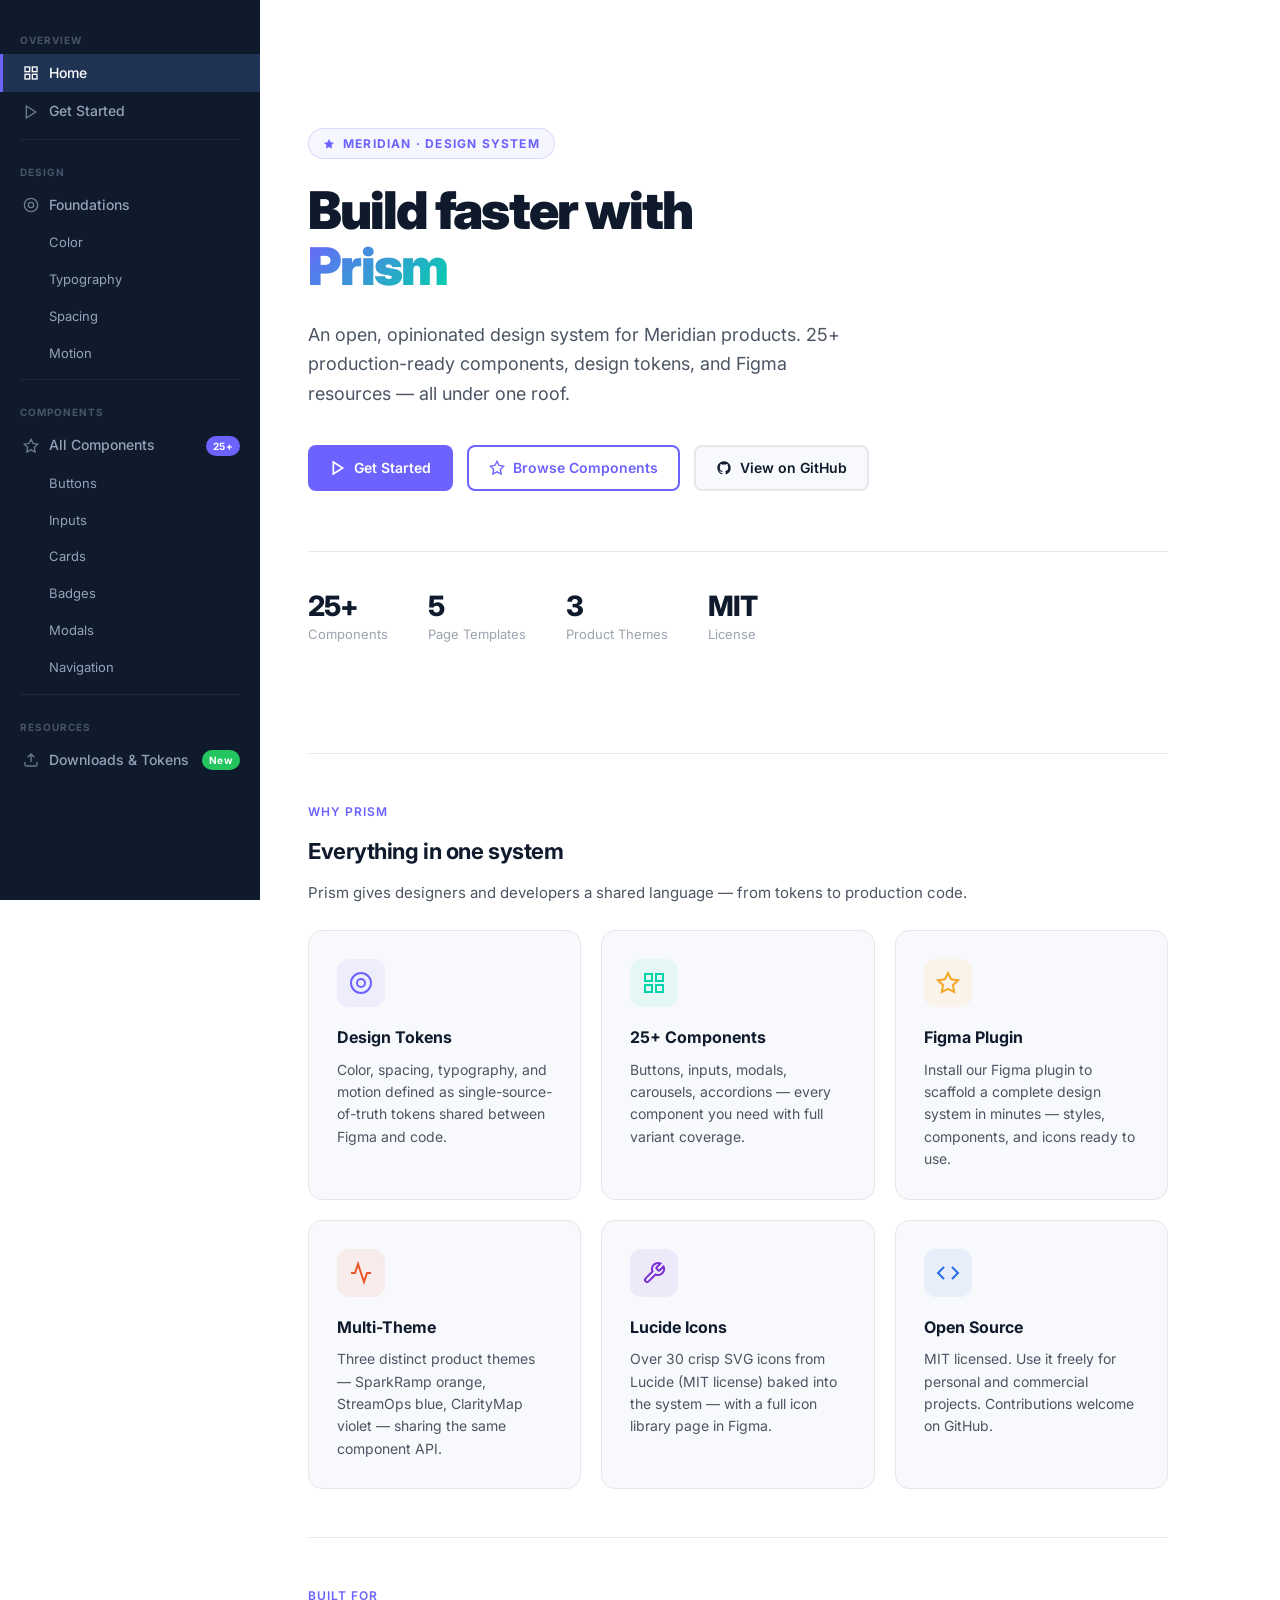
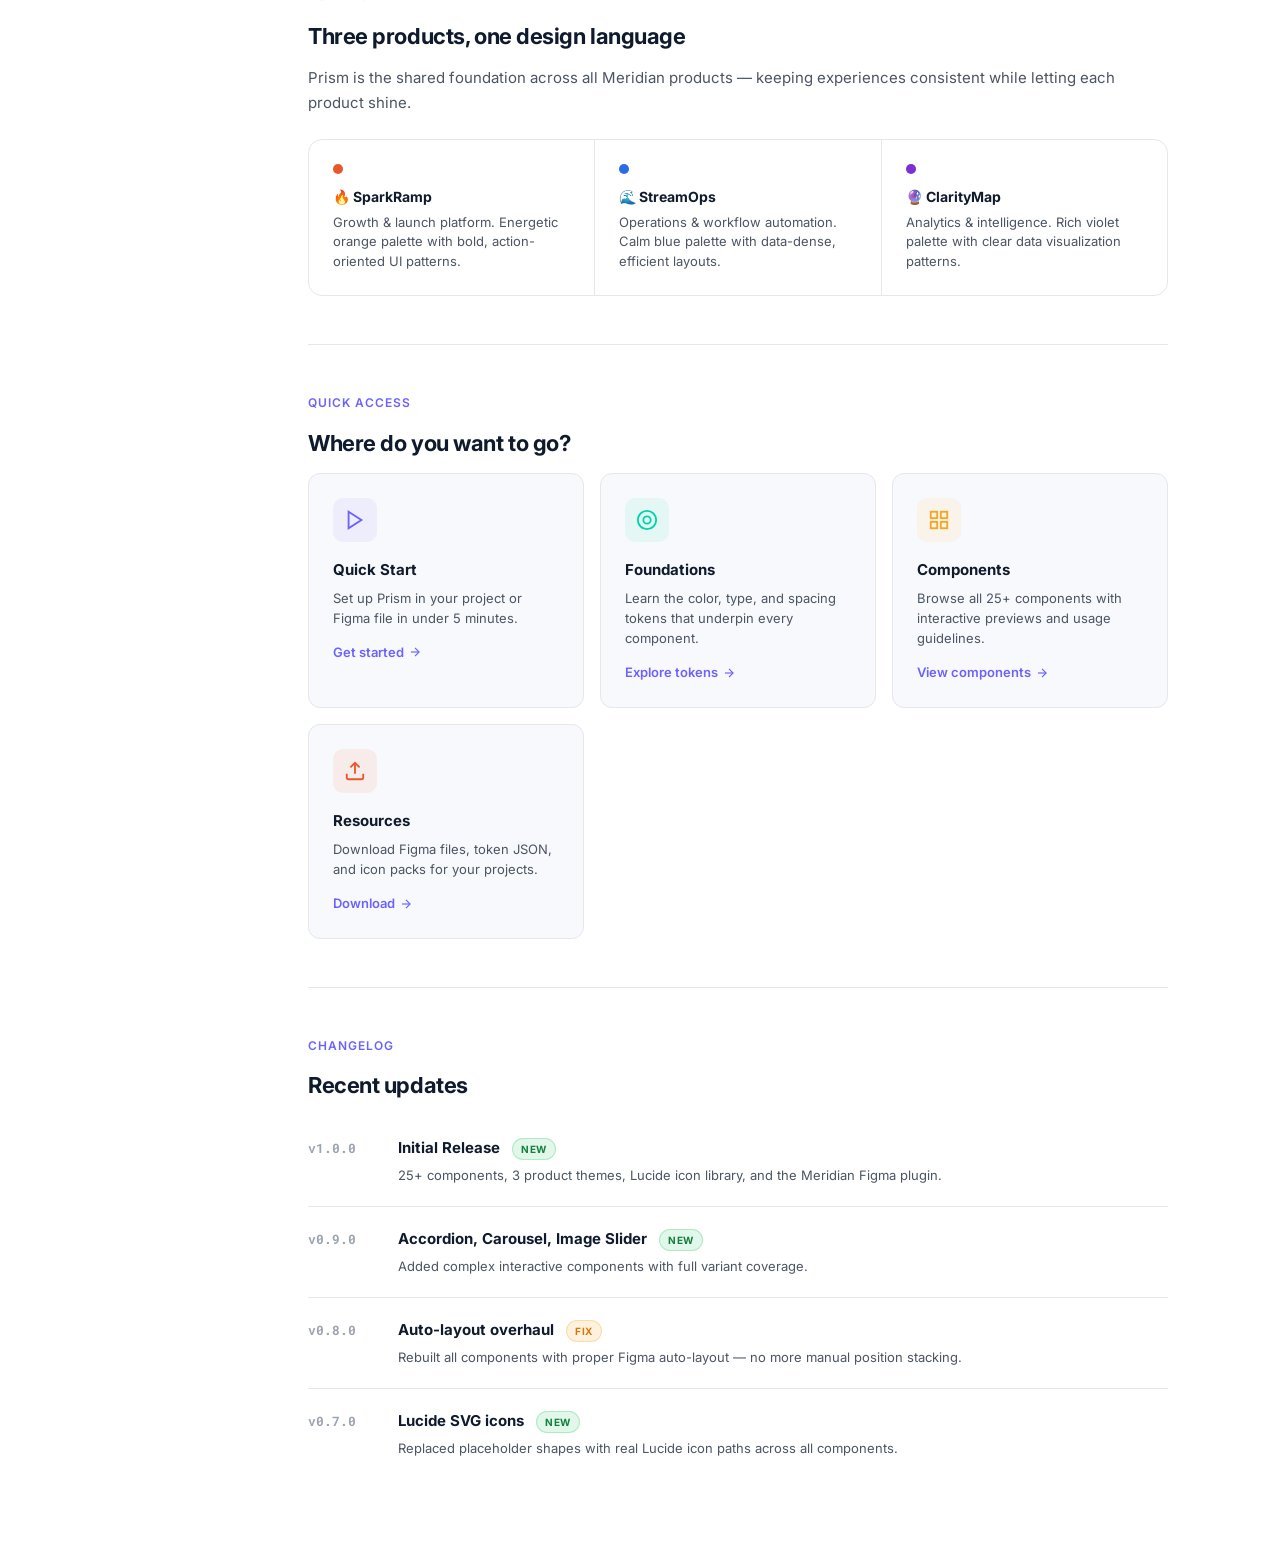
<file: index.html>
<!DOCTYPE html>
<html lang="en">
<head>
  <meta charset="UTF-8">
  <meta name="viewport" content="width=device-width, initial-scale=1.0">
  <title>Prism Design System — by Vlad</title>
  <meta name="description" content="Prism is Meridian's open design system powering SparkRamp, StreamOps, and ClarityMap. Beautiful, accessible, production-ready components.">
  <link rel="preconnect" href="https://fonts.googleapis.com">
  <link rel="preconnect" href="https://fonts.gstatic.com" crossorigin>
  <link href="https://fonts.googleapis.com/css2?family=Inter:wght@400;500;600;700;800;900&family=Roboto+Mono:wght@400;500&display=swap" rel="stylesheet">
  <link rel="stylesheet" href="css/styles.css">
</head>
<body>

<div class="sidebar-overlay" id="sidebarOverlay"></div>

<div class="layout">

  <!-- Sidebar -->
  <nav class="sidebar">
    <div class="sidebar-nav">
      <span class="sidebar-section-label">Overview</span>
      <a class="sidebar-item active" href="index.html">
        <svg viewBox="0 0 24 24" fill="none" stroke="currentColor" stroke-width="2"><rect x="3" y="3" width="7" height="7"/><rect x="14" y="3" width="7" height="7"/><rect x="14" y="14" width="7" height="7"/><rect x="3" y="14" width="7" height="7"/></svg>
        Home
      </a>
      <a class="sidebar-item" href="get-started.html">
        <svg viewBox="0 0 24 24" fill="none" stroke="currentColor" stroke-width="2"><polygon points="5 3 19 12 5 21 5 3"/></svg>
        Get Started
      </a>

      <div class="sidebar-divider"></div>
      <span class="sidebar-section-label">Design</span>
      <a class="sidebar-item" href="foundations.html">
        <svg viewBox="0 0 24 24" fill="none" stroke="currentColor" stroke-width="2"><circle cx="12" cy="12" r="10"/><circle cx="12" cy="12" r="4"/></svg>
        Foundations
      </a>
      <div class="sidebar-sub">
        <a class="sidebar-item" href="foundations.html#color">Color</a>
        <a class="sidebar-item" href="foundations.html#typography">Typography</a>
        <a class="sidebar-item" href="foundations.html#spacing">Spacing</a>
        <a class="sidebar-item" href="foundations.html#motion">Motion</a>
      </div>

      <div class="sidebar-divider"></div>
      <span class="sidebar-section-label">Components</span>
      <a class="sidebar-item" href="components.html">
        <svg viewBox="0 0 24 24" fill="none" stroke="currentColor" stroke-width="2"><path d="M12 2l3.09 6.26L22 9.27l-5 4.87 1.18 6.88L12 17.77l-6.18 3.25L7 14.14 2 9.27l6.91-1.01L12 2z"/></svg>
        All Components
        <span class="sidebar-badge">25+</span>
      </a>
      <div class="sidebar-sub">
        <a class="sidebar-item" href="components.html#buttons">Buttons</a>
        <a class="sidebar-item" href="components.html#inputs">Inputs</a>
        <a class="sidebar-item" href="components.html#cards">Cards</a>
        <a class="sidebar-item" href="components.html#badges">Badges</a>
        <a class="sidebar-item" href="components.html#modals">Modals</a>
        <a class="sidebar-item" href="components.html#navigation">Navigation</a>
      </div>

      <div class="sidebar-divider"></div>
      <span class="sidebar-section-label">Resources</span>
      <a class="sidebar-item" href="resources.html">
        <svg viewBox="0 0 24 24" fill="none" stroke="currentColor" stroke-width="2"><path d="M21 15v4a2 2 0 01-2 2H5a2 2 0 01-2-2v-4"/><polyline points="17 8 12 3 7 8"/><line x1="12" y1="3" x2="12" y2="15"/></svg>
        Downloads & Tokens
        <span class="sidebar-badge new">New</span>
      </a>
    </div>
  </nav>

  <!-- Main -->
  <div class="main">
    <div class="content">

      <!-- Hero -->
      <div class="hero">
        <div class="hero-eyebrow">
          <svg width="12" height="12" viewBox="0 0 24 24" fill="currentColor"><polygon points="12 2 15.09 8.26 22 9.27 17 14.14 18.18 21.02 12 17.77 5.82 21.02 7 14.14 2 9.27 8.91 8.26 12 2"/></svg>
          Meridian · Design System
        </div>
        <h1>Build faster with<br><span>Prism</span></h1>
        <p class="hero-desc">
          An open, opinionated design system for Meridian products. 25+ production-ready components, design tokens, and Figma resources — all under one roof.
        </p>
        <div class="hero-actions">
          <a class="btn btn-primary" href="get-started.html">
            <svg viewBox="0 0 24 24" fill="none" stroke="currentColor" stroke-width="2.5"><polygon points="5 3 19 12 5 21 5 3"/></svg>
            Get Started
          </a>
          <a class="btn btn-outline" href="components.html">
            <svg viewBox="0 0 24 24" fill="none" stroke="currentColor" stroke-width="2"><path d="M12 2l3.09 6.26L22 9.27l-5 4.87 1.18 6.88L12 17.77l-6.18 3.25L7 14.14 2 9.27l6.91-1.01L12 2z"/></svg>
            Browse Components
          </a>
          <a class="btn btn-ghost" href="https://github.com/svesplana/Prism-Design-System" target="_blank">
            <svg viewBox="0 0 24 24" fill="currentColor" width="16" height="16"><path d="M12 2C6.477 2 2 6.484 2 12.017c0 4.425 2.865 8.18 6.839 9.504.5.092.682-.217.682-.483 0-.237-.008-.868-.013-1.703-2.782.605-3.369-1.343-3.369-1.343-.454-1.158-1.11-1.466-1.11-1.466-.908-.62.069-.608.069-.608 1.003.07 1.531 1.032 1.531 1.032.892 1.53 2.341 1.088 2.91.832.092-.647.35-1.088.636-1.338-2.22-.253-4.555-1.113-4.555-4.951 0-1.093.39-1.988 1.029-2.688-.103-.253-.446-1.272.098-2.65 0 0 .84-.27 2.75 1.026A9.564 9.564 0 0112 6.844c.85.004 1.705.115 2.504.337 1.909-1.296 2.747-1.027 2.747-1.027.546 1.379.202 2.398.1 2.651.64.7 1.028 1.595 1.028 2.688 0 3.848-2.339 4.695-4.566 4.943.359.309.678.92.678 1.855 0 1.338-.012 2.419-.012 2.747 0 .268.18.58.688.482A10.019 10.019 0 0022 12.017C22 6.484 17.522 2 12 2z"/></svg>
            View on GitHub
          </a>
        </div>
        <div class="hero-stats">
          <div>
            <span class="hero-stat-number">25+</span>
            <span class="hero-stat-label">Components</span>
          </div>
          <div>
            <span class="hero-stat-number">5</span>
            <span class="hero-stat-label">Page Templates</span>
          </div>
          <div>
            <span class="hero-stat-number">3</span>
            <span class="hero-stat-label">Product Themes</span>
          </div>
          <div>
            <span class="hero-stat-number">MIT</span>
            <span class="hero-stat-label">License</span>
          </div>
        </div>
      </div>

      <div class="divider"></div>

      <!-- Features -->
      <p class="page-eyebrow">Why Prism</p>
      <h2 class="section-title">Everything in one system</h2>
      <p class="section-desc">Prism gives designers and developers a shared language — from tokens to production code.</p>

      <div class="feature-grid">
        <div class="feature-card">
          <div class="feature-icon" style="background:#6C63FF15;">
            <svg viewBox="0 0 24 24" fill="none" stroke="#6C63FF" stroke-width="2"><circle cx="12" cy="12" r="10"/><circle cx="12" cy="12" r="4"/></svg>
          </div>
          <h3>Design Tokens</h3>
          <p>Color, spacing, typography, and motion defined as single-source-of-truth tokens shared between Figma and code.</p>
        </div>
        <div class="feature-card">
          <div class="feature-icon" style="background:#00D4AA15;">
            <svg viewBox="0 0 24 24" fill="none" stroke="#00D4AA" stroke-width="2"><rect x="3" y="3" width="7" height="7"/><rect x="14" y="3" width="7" height="7"/><rect x="14" y="14" width="7" height="7"/><rect x="3" y="14" width="7" height="7"/></svg>
          </div>
          <h3>25+ Components</h3>
          <p>Buttons, inputs, modals, carousels, accordions — every component you need with full variant coverage.</p>
        </div>
        <div class="feature-card">
          <div class="feature-icon" style="background:#F5A62315;">
            <svg viewBox="0 0 24 24" fill="none" stroke="#F5A623" stroke-width="2"><path d="M12 2l3.09 6.26L22 9.27l-5 4.87 1.18 6.88L12 17.77l-6.18 3.25L7 14.14 2 9.27l6.91-1.01L12 2z"/></svg>
          </div>
          <h3>Figma Plugin</h3>
          <p>Install our Figma plugin to scaffold a complete design system in minutes — styles, components, and icons ready to use.</p>
        </div>
        <div class="feature-card">
          <div class="feature-icon" style="background:#E8572A15;">
            <svg viewBox="0 0 24 24" fill="none" stroke="#E8572A" stroke-width="2"><polyline points="22 12 18 12 15 21 9 3 6 12 2 12"/></svg>
          </div>
          <h3>Multi-Theme</h3>
          <p>Three distinct product themes — SparkRamp orange, StreamOps blue, ClarityMap violet — sharing the same component API.</p>
        </div>
        <div class="feature-card">
          <div class="feature-icon" style="background:#7B2FD415;">
            <svg viewBox="0 0 24 24" fill="none" stroke="#7B2FD4" stroke-width="2"><path d="M14.7 6.3a1 1 0 000 1.4l1.6 1.6a1 1 0 001.4 0l3.77-3.77a6 6 0 01-7.94 7.94l-6.91 6.91a2.12 2.12 0 01-3-3l6.91-6.91a6 6 0 017.94-7.94l-3.76 3.76z"/></svg>
          </div>
          <h3>Lucide Icons</h3>
          <p>Over 30 crisp SVG icons from Lucide (MIT license) baked into the system — with a full icon library page in Figma.</p>
        </div>
        <div class="feature-card">
          <div class="feature-icon" style="background:#2A6BE815;">
            <svg viewBox="0 0 24 24" fill="none" stroke="#2A6BE8" stroke-width="2"><polyline points="16 18 22 12 16 6"/><polyline points="8 6 2 12 8 18"/></svg>
          </div>
          <h3>Open Source</h3>
          <p>MIT licensed. Use it freely for personal and commercial projects. Contributions welcome on GitHub.</p>
        </div>
      </div>

      <div class="divider"></div>

      <!-- Products -->
      <p class="page-eyebrow">Built for</p>
      <h2 class="section-title">Three products, one design language</h2>
      <p class="section-desc">Prism is the shared foundation across all Meridian products — keeping experiences consistent while letting each product shine.</p>

      <div class="product-band">
        <div class="product-tab">
          <div class="product-tab-dot" style="background:#E8572A;"></div>
          <h4>🔥 SparkRamp</h4>
          <p>Growth & launch platform. Energetic orange palette with bold, action-oriented UI patterns.</p>
        </div>
        <div class="product-tab">
          <div class="product-tab-dot" style="background:#2A6BE8;"></div>
          <h4>🌊 StreamOps</h4>
          <p>Operations & workflow automation. Calm blue palette with data-dense, efficient layouts.</p>
        </div>
        <div class="product-tab">
          <div class="product-tab-dot" style="background:#7B2FD4;"></div>
          <h4>🔮 ClarityMap</h4>
          <p>Analytics & intelligence. Rich violet palette with clear data visualization patterns.</p>
        </div>
      </div>

      <div class="divider"></div>

      <!-- Quick links -->
      <p class="page-eyebrow">Quick Access</p>
      <h2 class="section-title">Where do you want to go?</h2>

      <div class="card-grid">
        <a class="card" href="get-started.html" style="text-decoration:none;">
          <div class="card-icon" style="background:#6C63FF15;">
            <svg viewBox="0 0 24 24" fill="none" stroke="#6C63FF" stroke-width="2"><polygon points="5 3 19 12 5 21 5 3"/></svg>
          </div>
          <h3>Quick Start</h3>
          <p>Set up Prism in your project or Figma file in under 5 minutes.</p>
          <span class="card-link">Get started <svg viewBox="0 0 24 24" fill="none" stroke="currentColor" stroke-width="2"><line x1="5" y1="12" x2="19" y2="12"/><polyline points="12 5 19 12 12 19"/></svg></span>
        </a>
        <a class="card" href="foundations.html" style="text-decoration:none;">
          <div class="card-icon" style="background:#00D4AA15;">
            <svg viewBox="0 0 24 24" fill="none" stroke="#00D4AA" stroke-width="2"><circle cx="12" cy="12" r="10"/><circle cx="12" cy="12" r="4"/></svg>
          </div>
          <h3>Foundations</h3>
          <p>Learn the color, type, and spacing tokens that underpin every component.</p>
          <span class="card-link">Explore tokens <svg viewBox="0 0 24 24" fill="none" stroke="currentColor" stroke-width="2"><line x1="5" y1="12" x2="19" y2="12"/><polyline points="12 5 19 12 12 19"/></svg></span>
        </a>
        <a class="card" href="components.html" style="text-decoration:none;">
          <div class="card-icon" style="background:#F5A62315;">
            <svg viewBox="0 0 24 24" fill="none" stroke="#F5A623" stroke-width="2"><rect x="3" y="3" width="7" height="7"/><rect x="14" y="3" width="7" height="7"/><rect x="14" y="14" width="7" height="7"/><rect x="3" y="14" width="7" height="7"/></svg>
          </div>
          <h3>Components</h3>
          <p>Browse all 25+ components with interactive previews and usage guidelines.</p>
          <span class="card-link">View components <svg viewBox="0 0 24 24" fill="none" stroke="currentColor" stroke-width="2"><line x1="5" y1="12" x2="19" y2="12"/><polyline points="12 5 19 12 12 19"/></svg></span>
        </a>
        <a class="card" href="resources.html" style="text-decoration:none;">
          <div class="card-icon" style="background:#E8572A15;">
            <svg viewBox="0 0 24 24" fill="none" stroke="#E8572A" stroke-width="2"><path d="M21 15v4a2 2 0 01-2 2H5a2 2 0 01-2-2v-4"/><polyline points="17 8 12 3 7 8"/><line x1="12" y1="3" x2="12" y2="15"/></svg>
          </div>
          <h3>Resources</h3>
          <p>Download Figma files, token JSON, and icon packs for your projects.</p>
          <span class="card-link">Download <svg viewBox="0 0 24 24" fill="none" stroke="currentColor" stroke-width="2"><line x1="5" y1="12" x2="19" y2="12"/><polyline points="12 5 19 12 12 19"/></svg></span>
        </a>
      </div>

      <div class="divider"></div>

      <!-- Changelog -->
      <p class="page-eyebrow">Changelog</p>
      <h2 class="section-title">Recent updates</h2>
      <div class="changelog">
        <div class="changelog-item">
          <div class="changelog-version">v1.0.0</div>
          <div class="changelog-content">
            <h4>Initial Release <span class="changelog-tag new-tag">New</span></h4>
            <p>25+ components, 3 product themes, Lucide icon library, and the Meridian Figma plugin.</p>
          </div>
        </div>
        <div class="changelog-item">
          <div class="changelog-version">v0.9.0</div>
          <div class="changelog-content">
            <h4>Accordion, Carousel, Image Slider <span class="changelog-tag new-tag">New</span></h4>
            <p>Added complex interactive components with full variant coverage.</p>
          </div>
        </div>
        <div class="changelog-item">
          <div class="changelog-version">v0.8.0</div>
          <div class="changelog-content">
            <h4>Auto-layout overhaul <span class="changelog-tag fix-tag">Fix</span></h4>
            <p>Rebuilt all components with proper Figma auto-layout — no more manual position stacking.</p>
          </div>
        </div>
        <div class="changelog-item">
          <div class="changelog-version">v0.7.0</div>
          <div class="changelog-content">
            <h4>Lucide SVG icons <span class="changelog-tag new-tag">New</span></h4>
            <p>Replaced placeholder shapes with real Lucide icon paths across all components.</p>
          </div>
        </div>
      </div>

    </div>
    <!-- no right TOC on homepage -->
  </div>

</div>

<script src="js/main.js"></script>
</body>
</html>
</file>
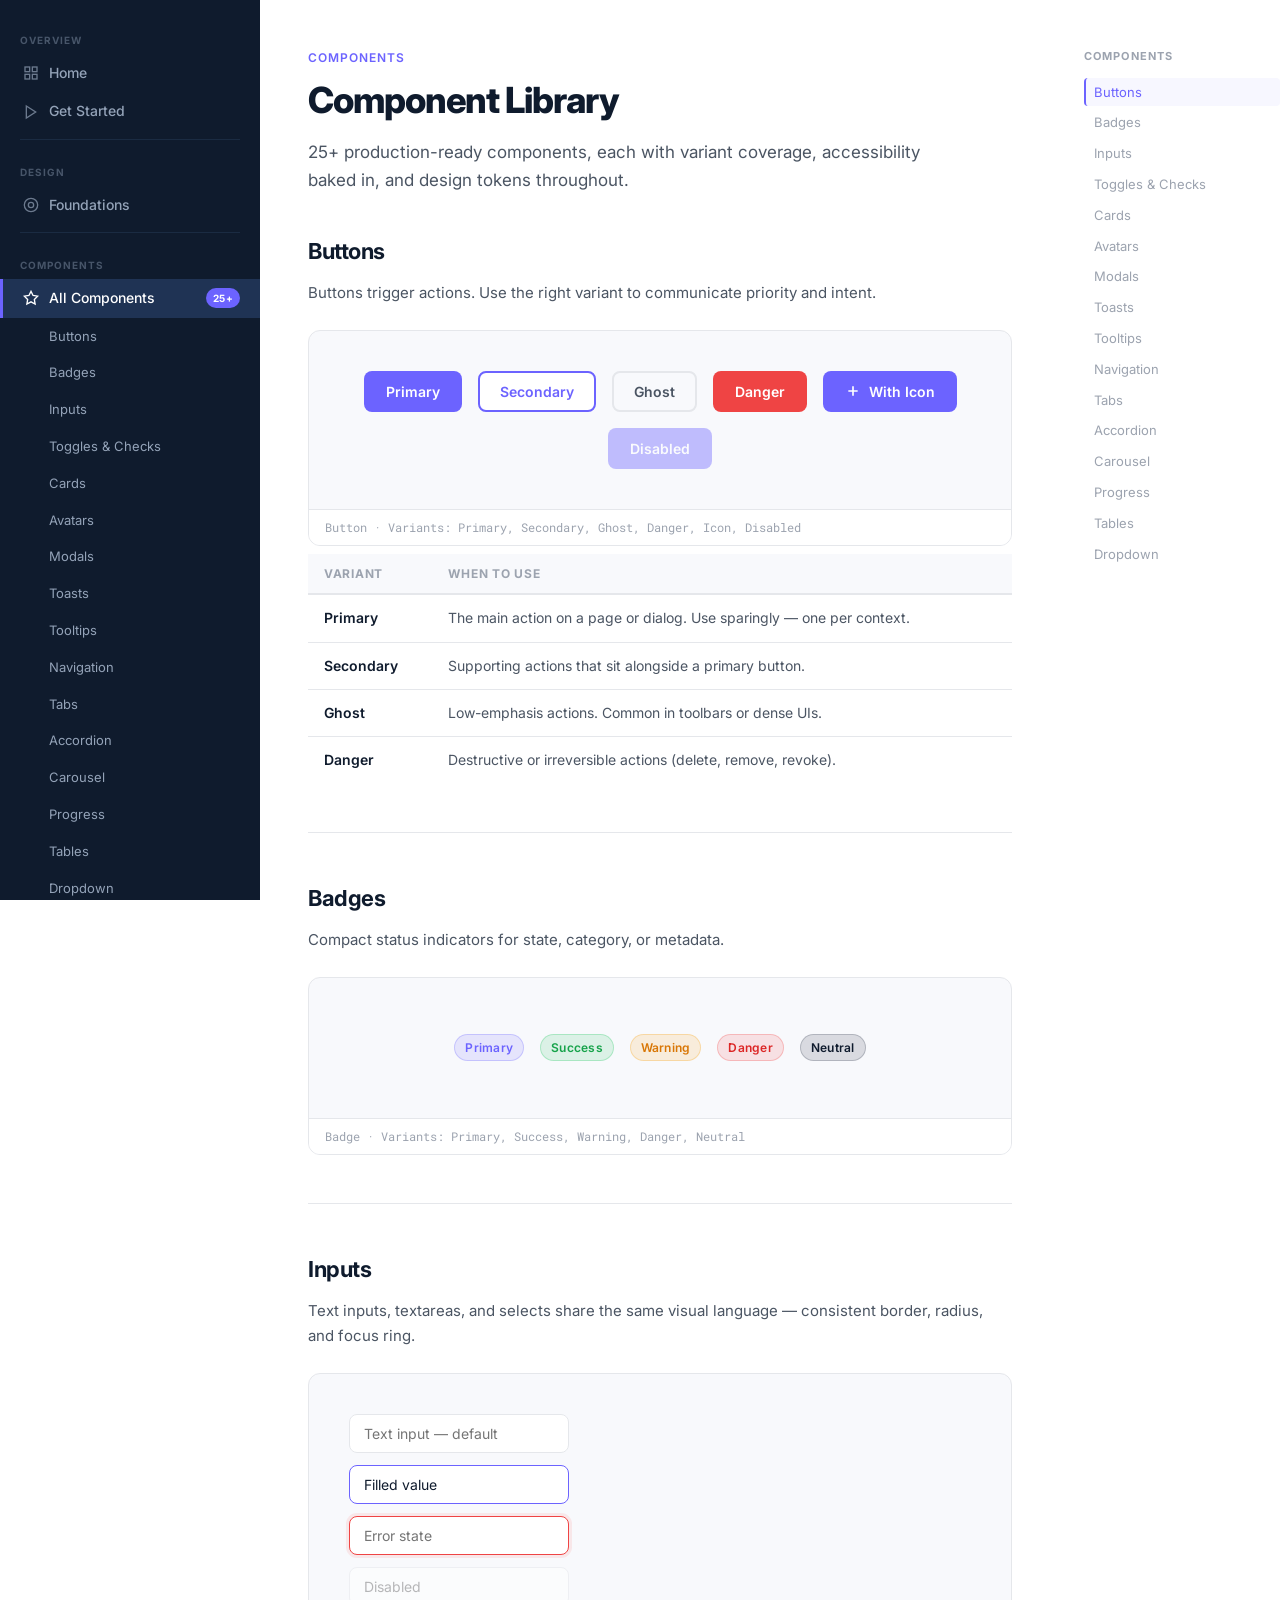
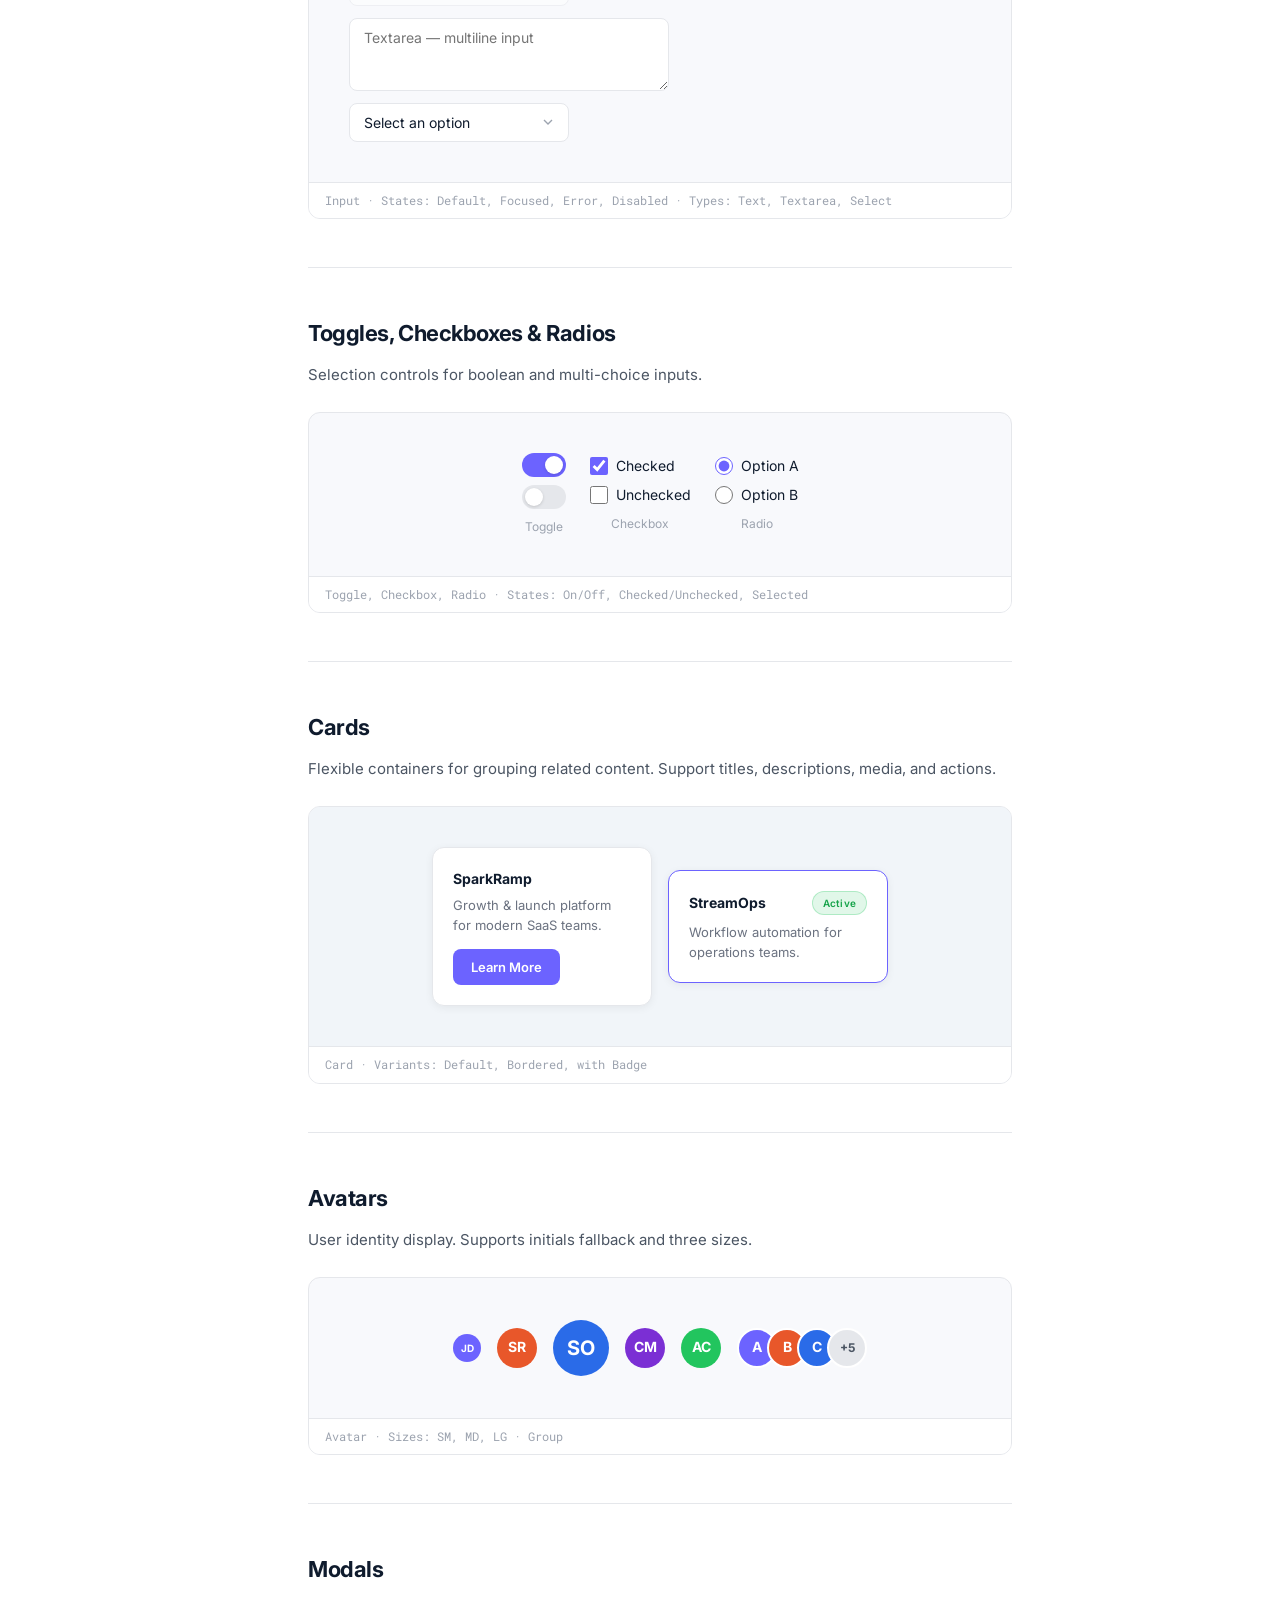
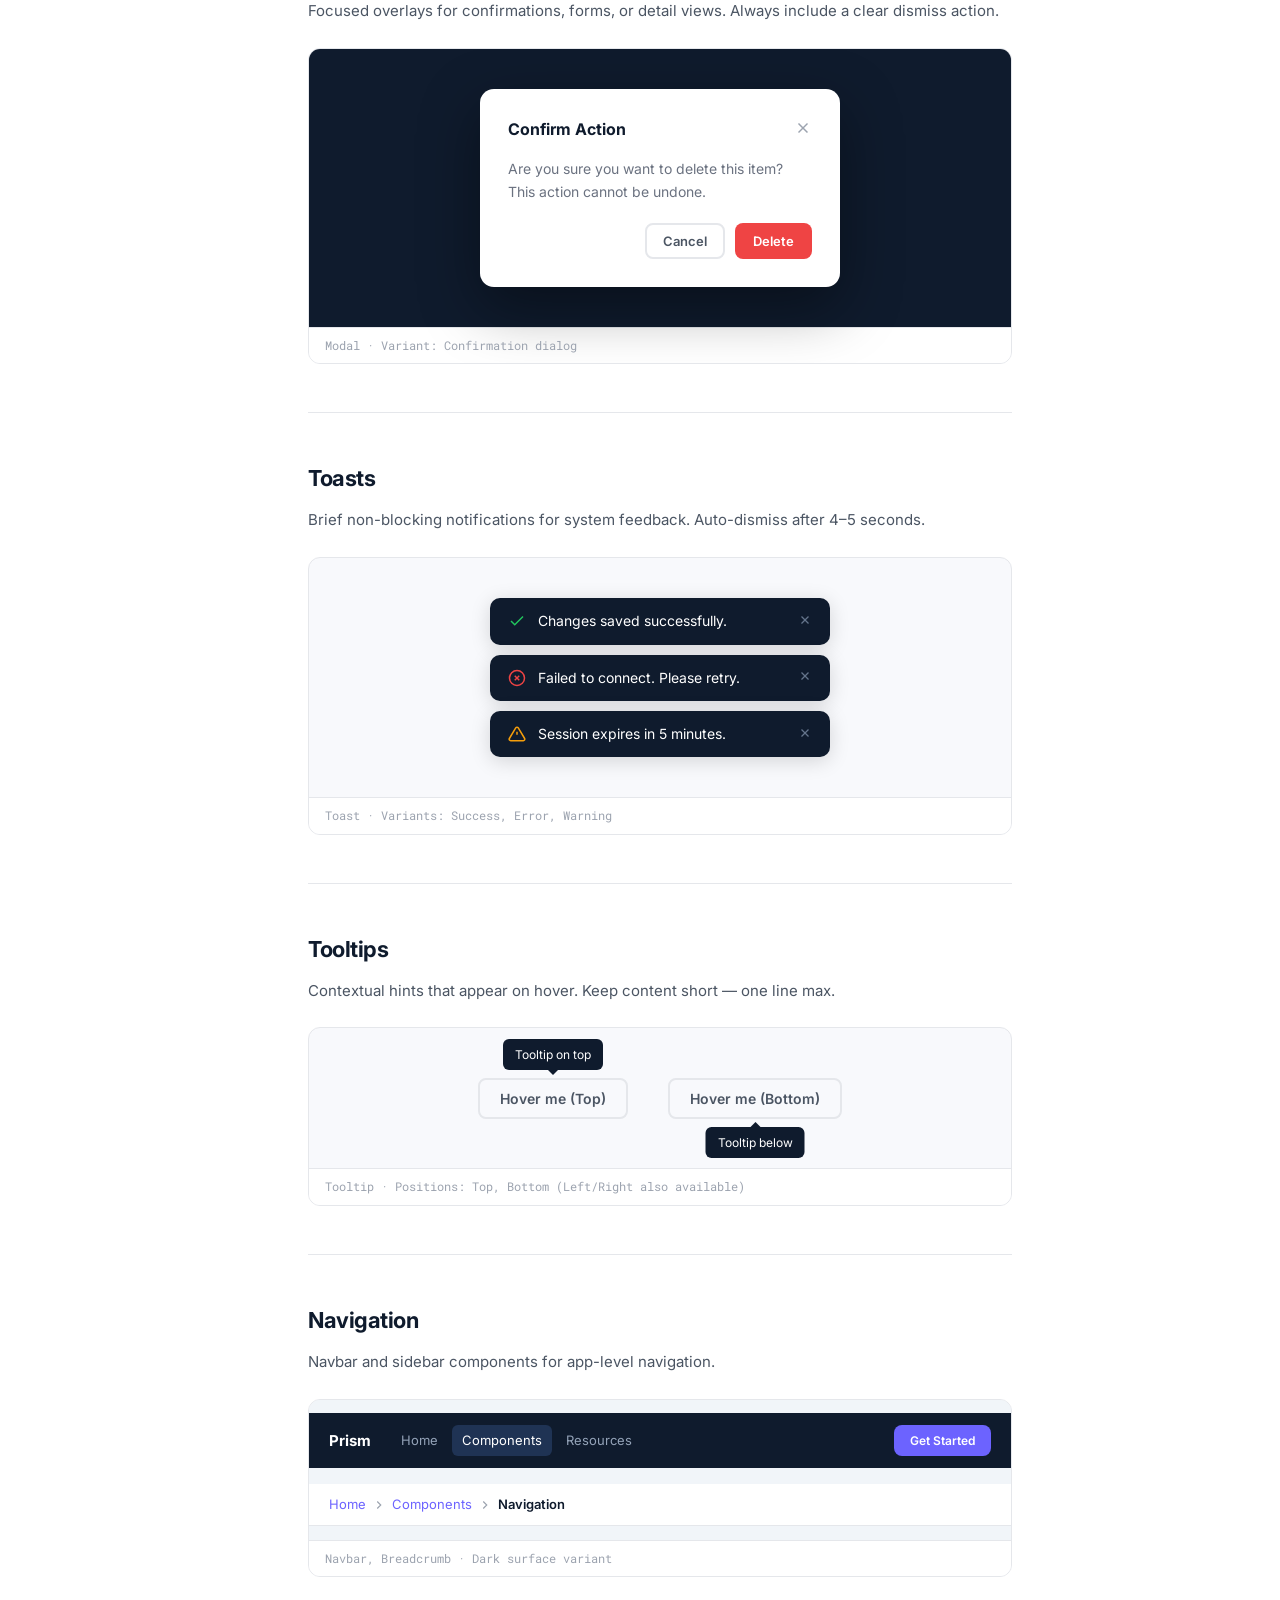
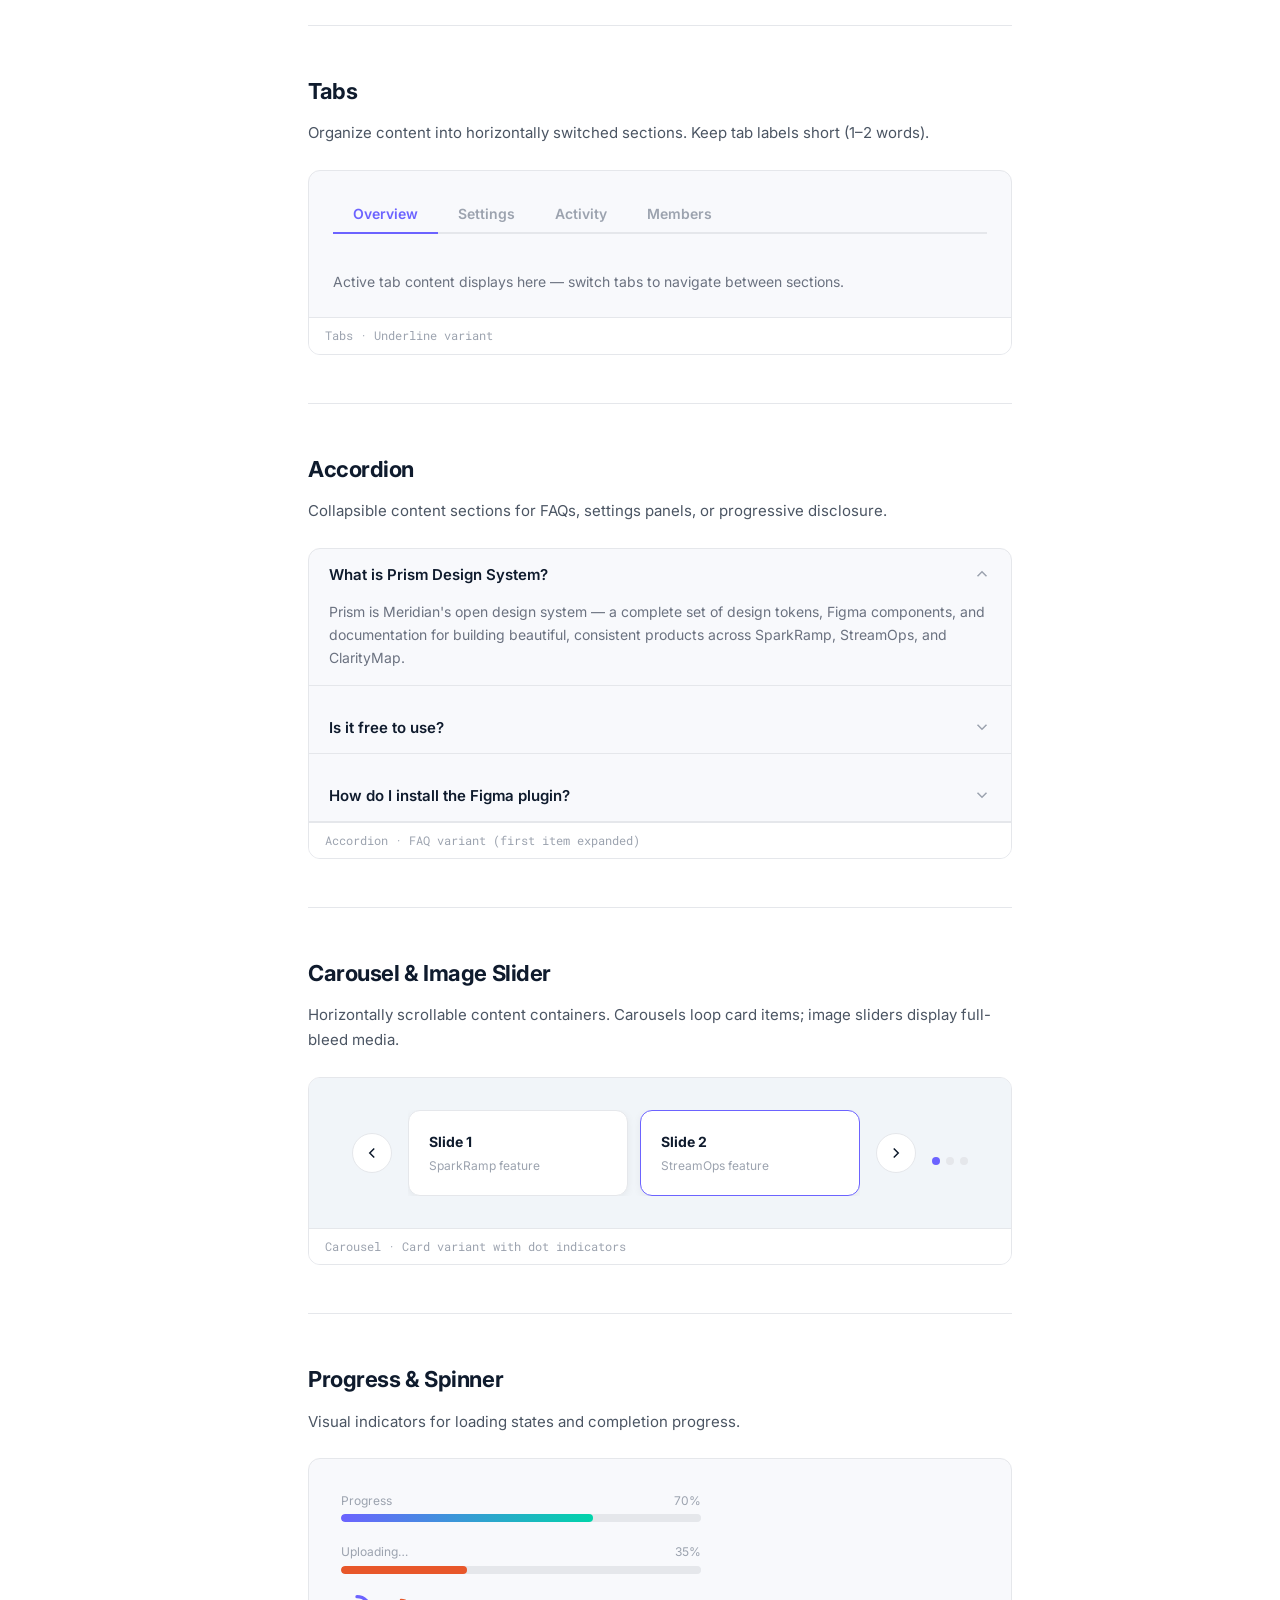
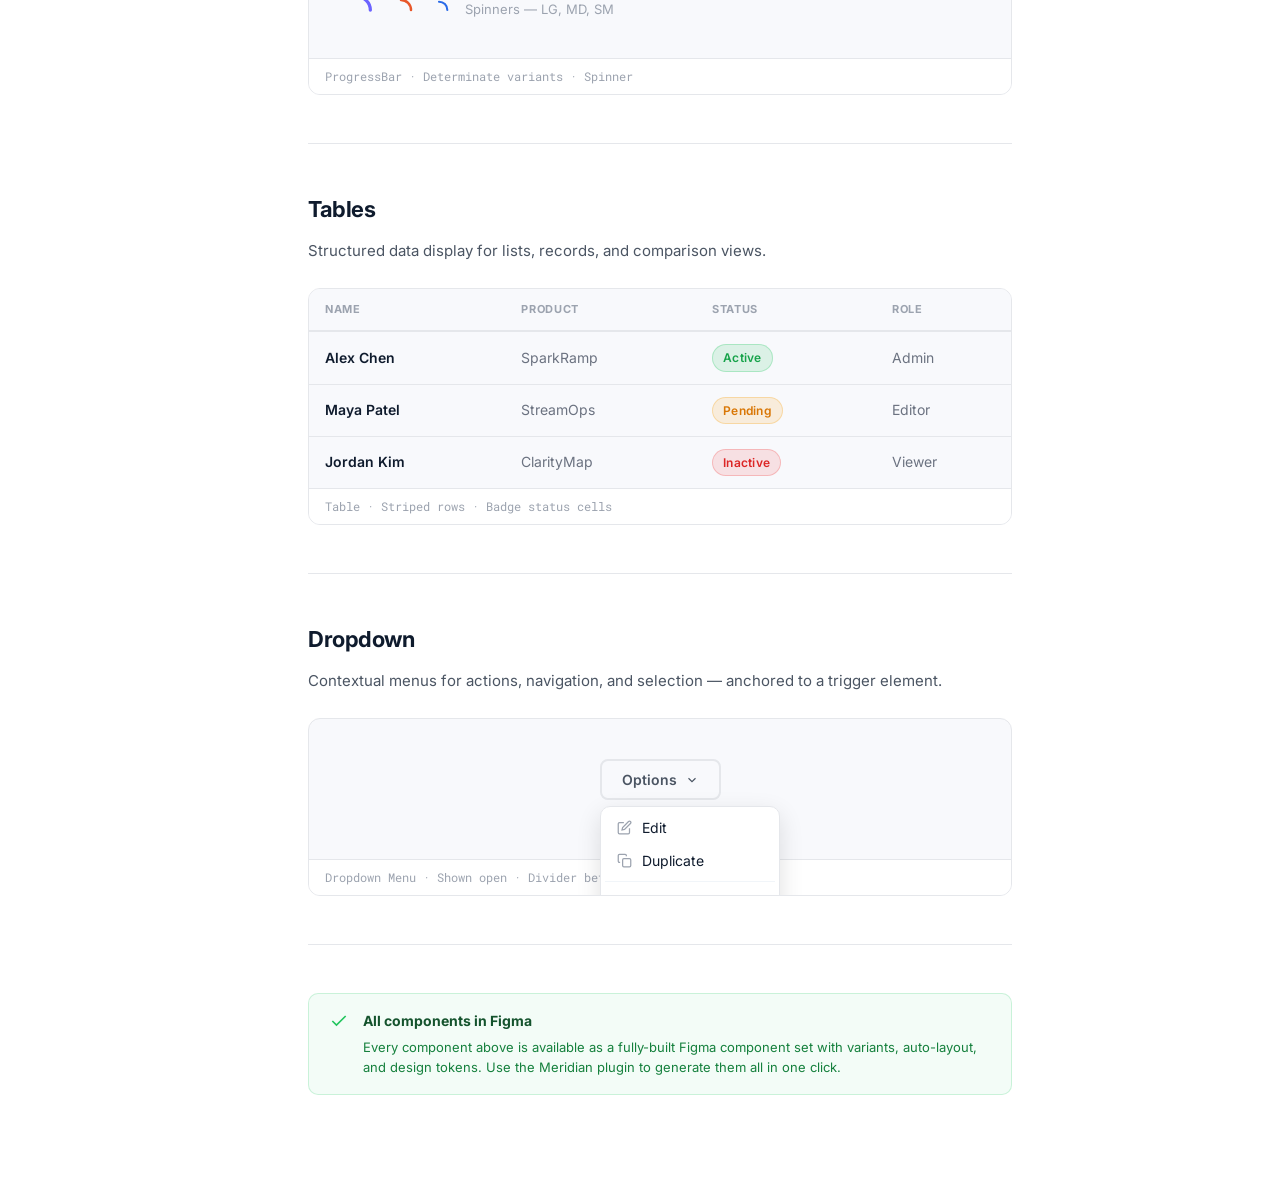
<file: components.html>
<!DOCTYPE html>
<html lang="en">
<head>
  <meta charset="UTF-8">
  <meta name="viewport" content="width=device-width, initial-scale=1.0">
  <title>Components — Prism Design System</title>
  <meta name="description" content="Browse all 25+ production-ready Prism components with live previews.">
  <link rel="preconnect" href="https://fonts.googleapis.com">
  <link rel="preconnect" href="https://fonts.gstatic.com" crossorigin>
  <link href="https://fonts.googleapis.com/css2?family=Inter:wght@400;500;600;700;800;900&family=Roboto+Mono:wght@400;500&display=swap" rel="stylesheet">
  <link rel="stylesheet" href="css/styles.css">
</head>
<body>

<div class="sidebar-overlay" id="sidebarOverlay"></div>

<div class="layout">
  <nav class="sidebar">
    <div class="sidebar-nav">
      <span class="sidebar-section-label">Overview</span>
      <a class="sidebar-item" href="index.html">
        <svg viewBox="0 0 24 24" fill="none" stroke="currentColor" stroke-width="2"><rect x="3" y="3" width="7" height="7"/><rect x="14" y="3" width="7" height="7"/><rect x="14" y="14" width="7" height="7"/><rect x="3" y="14" width="7" height="7"/></svg>
        Home
      </a>
      <a class="sidebar-item" href="get-started.html">
        <svg viewBox="0 0 24 24" fill="none" stroke="currentColor" stroke-width="2"><polygon points="5 3 19 12 5 21 5 3"/></svg>
        Get Started
      </a>

      <div class="sidebar-divider"></div>
      <span class="sidebar-section-label">Design</span>
      <a class="sidebar-item" href="foundations.html">
        <svg viewBox="0 0 24 24" fill="none" stroke="currentColor" stroke-width="2"><circle cx="12" cy="12" r="10"/><circle cx="12" cy="12" r="4"/></svg>
        Foundations
      </a>

      <div class="sidebar-divider"></div>
      <span class="sidebar-section-label">Components</span>
      <a class="sidebar-item active" href="components.html">
        <svg viewBox="0 0 24 24" fill="none" stroke="currentColor" stroke-width="2"><path d="M12 2l3.09 6.26L22 9.27l-5 4.87 1.18 6.88L12 17.77l-6.18 3.25L7 14.14 2 9.27l6.91-1.01L12 2z"/></svg>
        All Components
        <span class="sidebar-badge">25+</span>
      </a>
      <div class="sidebar-sub">
        <a class="sidebar-item" href="#buttons">Buttons</a>
        <a class="sidebar-item" href="#badges">Badges</a>
        <a class="sidebar-item" href="#inputs">Inputs</a>
        <a class="sidebar-item" href="#toggles">Toggles & Checks</a>
        <a class="sidebar-item" href="#cards">Cards</a>
        <a class="sidebar-item" href="#avatars">Avatars</a>
        <a class="sidebar-item" href="#modals">Modals</a>
        <a class="sidebar-item" href="#toasts">Toasts</a>
        <a class="sidebar-item" href="#tooltips">Tooltips</a>
        <a class="sidebar-item" href="#navigation">Navigation</a>
        <a class="sidebar-item" href="#tabs">Tabs</a>
        <a class="sidebar-item" href="#accordion">Accordion</a>
        <a class="sidebar-item" href="#carousel">Carousel</a>
        <a class="sidebar-item" href="#progress">Progress</a>
        <a class="sidebar-item" href="#tables">Tables</a>
        <a class="sidebar-item" href="#dropdown">Dropdown</a>
      </div>

      <div class="sidebar-divider"></div>
      <span class="sidebar-section-label">Resources</span>
      <a class="sidebar-item" href="resources.html">
        <svg viewBox="0 0 24 24" fill="none" stroke="currentColor" stroke-width="2"><path d="M21 15v4a2 2 0 01-2 2H5a2 2 0 01-2-2v-4"/><polyline points="17 8 12 3 7 8"/><line x1="12" y1="3" x2="12" y2="15"/></svg>
        Downloads & Tokens
      </a>
    </div>
  </nav>

  <div class="main">
    <div class="content">
      <p class="page-eyebrow">Components</p>
      <h1 class="page-title">Component Library</h1>
      <p class="page-lead">25+ production-ready components, each with variant coverage, accessibility baked in, and design tokens throughout.</p>

      <!-- BUTTONS -->
      <h2 class="section-title" id="buttons">Buttons</h2>
      <p class="section-desc">Buttons trigger actions. Use the right variant to communicate priority and intent.</p>

      <div class="component-preview">
        <div class="component-preview-inner">
          <button class="demo-btn demo-btn-primary">Primary</button>
          <button class="demo-btn demo-btn-secondary">Secondary</button>
          <button class="demo-btn demo-btn-ghost">Ghost</button>
          <button class="demo-btn demo-btn-danger">Danger</button>
          <button class="demo-btn demo-btn-primary" style="display:inline-flex;align-items:center;gap:8px;">
            <svg width="16" height="16" viewBox="0 0 24 24" fill="none" stroke="currentColor" stroke-width="2.5"><line x1="12" y1="5" x2="12" y2="19"/><line x1="5" y1="12" x2="19" y2="12"/></svg>
            With Icon
          </button>
          <button class="demo-btn demo-btn-primary" style="opacity:0.4;cursor:not-allowed;" disabled>Disabled</button>
        </div>
        <div class="component-preview-label">Button · Variants: Primary, Secondary, Ghost, Danger, Icon, Disabled</div>
      </div>

      <table class="doc-table">
        <thead><tr><th>Variant</th><th>When to use</th></tr></thead>
        <tbody>
          <tr><td>Primary</td><td>The main action on a page or dialog. Use sparingly — one per context.</td></tr>
          <tr><td>Secondary</td><td>Supporting actions that sit alongside a primary button.</td></tr>
          <tr><td>Ghost</td><td>Low-emphasis actions. Common in toolbars or dense UIs.</td></tr>
          <tr><td>Danger</td><td>Destructive or irreversible actions (delete, remove, revoke).</td></tr>
        </tbody>
      </table>

      <div class="divider"></div>

      <!-- BADGES -->
      <h2 class="section-title" id="badges">Badges</h2>
      <p class="section-desc">Compact status indicators for state, category, or metadata.</p>

      <div class="component-preview">
        <div class="component-preview-inner">
          <span class="demo-badge demo-badge-primary">Primary</span>
          <span class="demo-badge demo-badge-success">Success</span>
          <span class="demo-badge demo-badge-warning">Warning</span>
          <span class="demo-badge demo-badge-danger">Danger</span>
          <span class="demo-badge" style="background:#0F1B2D22;color:#0F1B2D;border:1px solid #0F1B2D33;">Neutral</span>
        </div>
        <div class="component-preview-label">Badge · Variants: Primary, Success, Warning, Danger, Neutral</div>
      </div>

      <div class="divider"></div>

      <!-- INPUTS -->
      <h2 class="section-title" id="inputs">Inputs</h2>
      <p class="section-desc">Text inputs, textareas, and selects share the same visual language — consistent border, radius, and focus ring.</p>

      <div class="component-preview">
        <div class="component-preview-inner" style="flex-direction:column;align-items:flex-start;gap:12px;">
          <input class="demo-input" type="text" placeholder="Text input — default">
          <input class="demo-input" type="text" value="Filled value" style="border-color:#6C63FF;">
          <input class="demo-input" type="text" placeholder="Error state" style="border-color:#EF4444;box-shadow:0 0 0 3px #EF44441A;">
          <input class="demo-input" type="text" placeholder="Disabled" disabled style="opacity:0.5;cursor:not-allowed;">
          <textarea class="demo-input" rows="3" placeholder="Textarea — multiline input" style="width:320px;resize:vertical;"></textarea>
          <select class="demo-input" style="appearance:none;background-image:url('data:image/svg+xml,%3Csvg xmlns=%22http://www.w3.org/2000/svg%22 width=%2216%22 height=%2216%22 viewBox=%220 0 24 24%22 fill=%22none%22 stroke=%22%239CA3AF%22 stroke-width=%222%22%3E%3Cpolyline points=%226 9 12 15 18 9%22/%3E%3C/svg%3E');background-repeat:no-repeat;background-position:right 12px center;padding-right:36px;">
            <option>Select an option</option>
            <option>SparkRamp</option>
            <option>StreamOps</option>
            <option>ClarityMap</option>
          </select>
        </div>
        <div class="component-preview-label">Input · States: Default, Focused, Error, Disabled · Types: Text, Textarea, Select</div>
      </div>

      <div class="divider"></div>

      <!-- TOGGLES -->
      <h2 class="section-title" id="toggles">Toggles, Checkboxes & Radios</h2>
      <p class="section-desc">Selection controls for boolean and multi-choice inputs.</p>

      <div class="component-preview">
        <div class="component-preview-inner" style="gap:24px;">
          <!-- Toggle -->
          <div style="display:flex;flex-direction:column;align-items:center;gap:8px;">
            <div class="demo-toggle"></div>
            <div class="demo-toggle off"></div>
            <span style="font-size:12px;color:#9CA3AF;">Toggle</span>
          </div>
          <!-- Checkbox -->
          <div style="display:flex;flex-direction:column;align-items:center;gap:8px;">
            <div style="display:flex;flex-direction:column;gap:6px;">
              <label style="display:flex;align-items:center;gap:8px;cursor:pointer;">
                <input type="checkbox" checked style="width:18px;height:18px;accent-color:#6C63FF;">
                <span style="font-size:14px;color:#0F1B2D;">Checked</span>
              </label>
              <label style="display:flex;align-items:center;gap:8px;cursor:pointer;">
                <input type="checkbox" style="width:18px;height:18px;accent-color:#6C63FF;">
                <span style="font-size:14px;color:#0F1B2D;">Unchecked</span>
              </label>
            </div>
            <span style="font-size:12px;color:#9CA3AF;">Checkbox</span>
          </div>
          <!-- Radio -->
          <div style="display:flex;flex-direction:column;align-items:center;gap:8px;">
            <div style="display:flex;flex-direction:column;gap:6px;">
              <label style="display:flex;align-items:center;gap:8px;cursor:pointer;">
                <input type="radio" name="demo-radio" checked style="width:18px;height:18px;accent-color:#6C63FF;">
                <span style="font-size:14px;color:#0F1B2D;">Option A</span>
              </label>
              <label style="display:flex;align-items:center;gap:8px;cursor:pointer;">
                <input type="radio" name="demo-radio" style="width:18px;height:18px;accent-color:#6C63FF;">
                <span style="font-size:14px;color:#0F1B2D;">Option B</span>
              </label>
            </div>
            <span style="font-size:12px;color:#9CA3AF;">Radio</span>
          </div>
        </div>
        <div class="component-preview-label">Toggle, Checkbox, Radio · States: On/Off, Checked/Unchecked, Selected</div>
      </div>

      <div class="divider"></div>

      <!-- CARDS -->
      <h2 class="section-title" id="cards">Cards</h2>
      <p class="section-desc">Flexible containers for grouping related content. Support titles, descriptions, media, and actions.</p>

      <div class="component-preview">
        <div class="component-preview-inner" style="background:#F1F5F9;">
          <div class="demo-card" style="width:220px;">
            <h4>SparkRamp</h4>
            <p style="font-size:13px;color:#6B7280;margin-bottom:14px;">Growth & launch platform for modern SaaS teams.</p>
            <button class="demo-btn demo-btn-primary" style="padding:8px 16px;font-size:13px;">Learn More</button>
          </div>
          <div class="demo-card" style="width:220px;border-color:#6C63FF;">
            <div style="display:flex;align-items:center;justify-content:space-between;margin-bottom:8px;">
              <h4 style="margin:0;">StreamOps</h4>
              <span class="demo-badge demo-badge-success" style="font-size:10px;">Active</span>
            </div>
            <p style="font-size:13px;color:#6B7280;">Workflow automation for operations teams.</p>
          </div>
        </div>
        <div class="component-preview-label">Card · Variants: Default, Bordered, with Badge</div>
      </div>

      <div class="divider"></div>

      <!-- AVATARS -->
      <h2 class="section-title" id="avatars">Avatars</h2>
      <p class="section-desc">User identity display. Supports initials fallback and three sizes.</p>

      <div class="component-preview">
        <div class="component-preview-inner">
          <div class="demo-avatar demo-avatar-sm" style="background:#6C63FF;">JD</div>
          <div class="demo-avatar" style="background:#E8572A;">SR</div>
          <div class="demo-avatar demo-avatar-lg" style="background:#2A6BE8;">SO</div>
          <div class="demo-avatar" style="background:#7B2FD4;">CM</div>
          <div class="demo-avatar" style="background:#22C55E;">AC</div>
          <!-- Avatar group -->
          <div style="display:flex;">
            <div class="demo-avatar" style="background:#6C63FF;border:2px solid white;margin-right:-10px;">A</div>
            <div class="demo-avatar" style="background:#E8572A;border:2px solid white;margin-right:-10px;">B</div>
            <div class="demo-avatar" style="background:#2A6BE8;border:2px solid white;margin-right:-10px;">C</div>
            <div class="demo-avatar" style="background:#E5E7EB;color:#4B5563;border:2px solid white;font-size:12px;">+5</div>
          </div>
        </div>
        <div class="component-preview-label">Avatar · Sizes: SM, MD, LG · Group</div>
      </div>

      <div class="divider"></div>

      <!-- MODALS -->
      <h2 class="section-title" id="modals">Modals</h2>
      <p class="section-desc">Focused overlays for confirmations, forms, or detail views. Always include a clear dismiss action.</p>

      <div class="component-preview">
        <div class="component-preview-inner" style="background:#0F1B2D;">
          <div style="background:white;border-radius:14px;padding:28px;width:360px;box-shadow:0 20px 60px rgba(0,0,0,0.4);">
            <div style="display:flex;align-items:center;justify-content:space-between;margin-bottom:16px;">
              <h4 style="font-size:16px;font-weight:700;color:#0F1B2D;">Confirm Action</h4>
              <button style="background:none;border:none;cursor:pointer;color:#9CA3AF;line-height:1;">
                <svg width="18" height="18" viewBox="0 0 24 24" fill="none" stroke="currentColor" stroke-width="2"><line x1="18" y1="6" x2="6" y2="18"/><line x1="6" y1="6" x2="18" y2="18"/></svg>
              </button>
            </div>
            <p style="font-size:14px;color:#6B7280;line-height:1.6;margin-bottom:20px;">Are you sure you want to delete this item? This action cannot be undone.</p>
            <div style="display:flex;gap:10px;justify-content:flex-end;">
              <button class="demo-btn demo-btn-ghost" style="padding:8px 16px;font-size:13px;">Cancel</button>
              <button class="demo-btn demo-btn-danger" style="padding:8px 16px;font-size:13px;">Delete</button>
            </div>
          </div>
        </div>
        <div class="component-preview-label">Modal · Variant: Confirmation dialog</div>
      </div>

      <div class="divider"></div>

      <!-- TOASTS -->
      <h2 class="section-title" id="toasts">Toasts</h2>
      <p class="section-desc">Brief non-blocking notifications for system feedback. Auto-dismiss after 4–5 seconds.</p>

      <div class="component-preview">
        <div class="component-preview-inner" style="flex-direction:column;gap:10px;">
          <div style="display:flex;align-items:center;gap:12px;background:#0F1B2D;color:white;padding:12px 18px;border-radius:10px;font-size:14px;width:340px;box-shadow:0 4px 20px rgba(0,0,0,0.15);">
            <svg width="18" height="18" viewBox="0 0 24 24" fill="none" stroke="#22C55E" stroke-width="2"><polyline points="20 6 9 17 4 12"/></svg>
            <span style="flex:1;">Changes saved successfully.</span>
            <button style="background:none;border:none;color:#64748B;cursor:pointer;"><svg width="14" height="14" viewBox="0 0 24 24" fill="none" stroke="currentColor" stroke-width="2"><line x1="18" y1="6" x2="6" y2="18"/><line x1="6" y1="6" x2="18" y2="18"/></svg></button>
          </div>
          <div style="display:flex;align-items:center;gap:12px;background:#0F1B2D;color:white;padding:12px 18px;border-radius:10px;font-size:14px;width:340px;box-shadow:0 4px 20px rgba(0,0,0,0.15);">
            <svg width="18" height="18" viewBox="0 0 24 24" fill="none" stroke="#EF4444" stroke-width="2"><circle cx="12" cy="12" r="10"/><line x1="15" y1="9" x2="9" y2="15"/><line x1="9" y1="9" x2="15" y2="15"/></svg>
            <span style="flex:1;">Failed to connect. Please retry.</span>
            <button style="background:none;border:none;color:#64748B;cursor:pointer;"><svg width="14" height="14" viewBox="0 0 24 24" fill="none" stroke="currentColor" stroke-width="2"><line x1="18" y1="6" x2="6" y2="18"/><line x1="6" y1="6" x2="18" y2="18"/></svg></button>
          </div>
          <div style="display:flex;align-items:center;gap:12px;background:#0F1B2D;color:white;padding:12px 18px;border-radius:10px;font-size:14px;width:340px;box-shadow:0 4px 20px rgba(0,0,0,0.15);">
            <svg width="18" height="18" viewBox="0 0 24 24" fill="none" stroke="#F59E0B" stroke-width="2"><path d="M10.29 3.86L1.82 18a2 2 0 001.71 3h16.94a2 2 0 001.71-3L13.71 3.86a2 2 0 00-3.42 0z"/><line x1="12" y1="9" x2="12" y2="13"/><line x1="12" y1="17" x2="12.01" y2="17"/></svg>
            <span style="flex:1;">Session expires in 5 minutes.</span>
            <button style="background:none;border:none;color:#64748B;cursor:pointer;"><svg width="14" height="14" viewBox="0 0 24 24" fill="none" stroke="currentColor" stroke-width="2"><line x1="18" y1="6" x2="6" y2="18"/><line x1="6" y1="6" x2="18" y2="18"/></svg></button>
          </div>
        </div>
        <div class="component-preview-label">Toast · Variants: Success, Error, Warning</div>
      </div>

      <div class="divider"></div>

      <!-- TOOLTIPS -->
      <h2 class="section-title" id="tooltips">Tooltips</h2>
      <p class="section-desc">Contextual hints that appear on hover. Keep content short — one line max.</p>

      <div class="component-preview">
        <div class="component-preview-inner" style="gap:40px;">
          <div style="position:relative;display:inline-block;">
            <button class="demo-btn demo-btn-ghost">Hover me (Top)</button>
            <div style="position:absolute;bottom:calc(100% + 8px);left:50%;transform:translateX(-50%);background:#0F1B2D;color:white;font-size:12px;padding:6px 12px;border-radius:6px;white-space:nowrap;pointer-events:none;">Tooltip on top
              <div style="position:absolute;top:100%;left:50%;transform:translateX(-50%);border:5px solid transparent;border-top-color:#0F1B2D;"></div>
            </div>
          </div>
          <div style="position:relative;display:inline-block;">
            <button class="demo-btn demo-btn-ghost">Hover me (Bottom)</button>
            <div style="position:absolute;top:calc(100% + 8px);left:50%;transform:translateX(-50%);background:#0F1B2D;color:white;font-size:12px;padding:6px 12px;border-radius:6px;white-space:nowrap;pointer-events:none;">Tooltip below
              <div style="position:absolute;bottom:100%;left:50%;transform:translateX(-50%);border:5px solid transparent;border-bottom-color:#0F1B2D;"></div>
            </div>
          </div>
        </div>
        <div class="component-preview-label">Tooltip · Positions: Top, Bottom (Left/Right also available)</div>
      </div>

      <div class="divider"></div>

      <!-- NAVIGATION -->
      <h2 class="section-title" id="navigation">Navigation</h2>
      <p class="section-desc">Navbar and sidebar components for app-level navigation.</p>

      <div class="component-preview">
        <div class="component-preview-inner" style="flex-direction:column;padding:0;background:#F1F5F9;">
          <!-- Mini navbar demo -->
          <div style="width:100%;background:#0F1B2D;padding:12px 20px;display:flex;align-items:center;gap:20px;">
            <span style="font-weight:700;color:white;font-size:15px;">Prism</span>
            <div style="flex:1;display:flex;gap:4px;">
              <a style="color:#94A3B8;font-size:13px;padding:5px 10px;border-radius:6px;text-decoration:none;">Home</a>
              <a style="color:white;font-size:13px;padding:5px 10px;border-radius:6px;text-decoration:none;background:#1F3354;">Components</a>
              <a style="color:#94A3B8;font-size:13px;padding:5px 10px;border-radius:6px;text-decoration:none;">Resources</a>
            </div>
            <button class="demo-btn demo-btn-primary" style="padding:6px 14px;font-size:12px;">Get Started</button>
          </div>
          <!-- Breadcrumb -->
          <div style="width:100%;padding:10px 20px;background:white;border-bottom:1px solid #E5E7EB;font-size:13px;color:#9CA3AF;display:flex;gap:6px;align-items:center;">
            <span style="color:#6C63FF;">Home</span>
            <svg width="14" height="14" viewBox="0 0 24 24" fill="none" stroke="currentColor" stroke-width="2"><polyline points="9 18 15 12 9 6"/></svg>
            <span style="color:#6C63FF;">Components</span>
            <svg width="14" height="14" viewBox="0 0 24 24" fill="none" stroke="currentColor" stroke-width="2"><polyline points="9 18 15 12 9 6"/></svg>
            <span style="color:#0F1B2D;font-weight:600;">Navigation</span>
          </div>
        </div>
        <div class="component-preview-label">Navbar, Breadcrumb · Dark surface variant</div>
      </div>

      <div class="divider"></div>

      <!-- TABS -->
      <h2 class="section-title" id="tabs">Tabs</h2>
      <p class="section-desc">Organize content into horizontally switched sections. Keep tab labels short (1–2 words).</p>

      <div class="component-preview">
        <div class="component-preview-inner" style="flex-direction:column;align-items:flex-start;padding:24px;">
          <div style="display:flex;gap:0;border-bottom:2px solid #E5E7EB;width:100%;margin-bottom:20px;">
            <button style="padding:10px 20px;font-size:14px;font-weight:600;color:#6C63FF;border-bottom:2px solid #6C63FF;margin-bottom:-2px;background:none;border-top:none;border-left:none;border-right:none;cursor:pointer;">Overview</button>
            <button style="padding:10px 20px;font-size:14px;font-weight:600;color:#9CA3AF;border-bottom:2px solid transparent;margin-bottom:-2px;background:none;border-top:none;border-left:none;border-right:none;cursor:pointer;">Settings</button>
            <button style="padding:10px 20px;font-size:14px;font-weight:600;color:#9CA3AF;border-bottom:2px solid transparent;margin-bottom:-2px;background:none;border-top:none;border-left:none;border-right:none;cursor:pointer;">Activity</button>
            <button style="padding:10px 20px;font-size:14px;font-weight:600;color:#9CA3AF;border-bottom:2px solid transparent;margin-bottom:-2px;background:none;border-top:none;border-left:none;border-right:none;cursor:pointer;">Members</button>
          </div>
          <p style="font-size:14px;color:#6B7280;margin:0;">Active tab content displays here — switch tabs to navigate between sections.</p>
        </div>
        <div class="component-preview-label">Tabs · Underline variant</div>
      </div>

      <div class="divider"></div>

      <!-- ACCORDION -->
      <h2 class="section-title" id="accordion">Accordion</h2>
      <p class="section-desc">Collapsible content sections for FAQs, settings panels, or progressive disclosure.</p>

      <div class="component-preview">
        <div class="component-preview-inner" style="flex-direction:column;align-items:stretch;padding:0;width:100%;">
          <div style="border-bottom:1px solid #E5E7EB;">
            <button style="width:100%;padding:16px 20px;display:flex;align-items:center;justify-content:space-between;background:none;border:none;cursor:pointer;font-size:15px;font-weight:600;color:#0F1B2D;">
              What is Prism Design System?
              <svg width="18" height="18" viewBox="0 0 24 24" fill="none" stroke="#9CA3AF" stroke-width="2"><polyline points="18 15 12 9 6 15"/></svg>
            </button>
            <div style="padding:0 20px 16px;font-size:14px;color:#6B7280;line-height:1.65;">
              Prism is Meridian's open design system — a complete set of design tokens, Figma components, and documentation for building beautiful, consistent products across SparkRamp, StreamOps, and ClarityMap.
            </div>
          </div>
          <div style="border-bottom:1px solid #E5E7EB;">
            <button style="width:100%;padding:16px 20px;display:flex;align-items:center;justify-content:space-between;background:none;border:none;cursor:pointer;font-size:15px;font-weight:600;color:#0F1B2D;">
              Is it free to use?
              <svg width="18" height="18" viewBox="0 0 24 24" fill="none" stroke="#9CA3AF" stroke-width="2"><polyline points="6 9 12 15 18 9"/></svg>
            </button>
          </div>
          <div style="border-bottom:1px solid #E5E7EB;">
            <button style="width:100%;padding:16px 20px;display:flex;align-items:center;justify-content:space-between;background:none;border:none;cursor:pointer;font-size:15px;font-weight:600;color:#0F1B2D;">
              How do I install the Figma plugin?
              <svg width="18" height="18" viewBox="0 0 24 24" fill="none" stroke="#9CA3AF" stroke-width="2"><polyline points="6 9 12 15 18 9"/></svg>
            </button>
          </div>
        </div>
        <div class="component-preview-label">Accordion · FAQ variant (first item expanded)</div>
      </div>

      <div class="divider"></div>

      <!-- CAROUSEL -->
      <h2 class="section-title" id="carousel">Carousel & Image Slider</h2>
      <p class="section-desc">Horizontally scrollable content containers. Carousels loop card items; image sliders display full-bleed media.</p>

      <div class="component-preview">
        <div class="component-preview-inner" style="background:#F1F5F9;position:relative;overflow:hidden;padding:32px;">
          <!-- Slide -->
          <div style="display:flex;gap:16px;align-items:center;">
            <button style="width:40px;height:40px;border-radius:50%;background:white;border:1px solid #E5E7EB;display:flex;align-items:center;justify-content:center;cursor:pointer;flex-shrink:0;">
              <svg width="18" height="18" viewBox="0 0 24 24" fill="none" stroke="#0F1B2D" stroke-width="2"><polyline points="15 18 9 12 15 6"/></svg>
            </button>
            <div style="display:flex;gap:12px;overflow:hidden;">
              <div class="demo-card" style="min-width:180px;flex-shrink:0;">
                <h4 style="margin-bottom:4px;">Slide 1</h4>
                <p style="font-size:12px;color:#9CA3AF;margin:0;">SparkRamp feature</p>
              </div>
              <div class="demo-card" style="min-width:180px;flex-shrink:0;border-color:#6C63FF;">
                <h4 style="margin-bottom:4px;">Slide 2</h4>
                <p style="font-size:12px;color:#9CA3AF;margin:0;">StreamOps feature</p>
              </div>
            </div>
            <button style="width:40px;height:40px;border-radius:50%;background:white;border:1px solid #E5E7EB;display:flex;align-items:center;justify-content:center;cursor:pointer;flex-shrink:0;">
              <svg width="18" height="18" viewBox="0 0 24 24" fill="none" stroke="#0F1B2D" stroke-width="2"><polyline points="9 18 15 12 9 6"/></svg>
            </button>
          </div>
          <!-- Dots -->
          <div style="display:flex;gap:6px;justify-content:center;margin-top:16px;">
            <div style="width:8px;height:8px;border-radius:50%;background:#6C63FF;"></div>
            <div style="width:8px;height:8px;border-radius:50%;background:#E5E7EB;"></div>
            <div style="width:8px;height:8px;border-radius:50%;background:#E5E7EB;"></div>
          </div>
        </div>
        <div class="component-preview-label">Carousel · Card variant with dot indicators</div>
      </div>

      <div class="divider"></div>

      <!-- PROGRESS -->
      <h2 class="section-title" id="progress">Progress & Spinner</h2>
      <p class="section-desc">Visual indicators for loading states and completion progress.</p>

      <div class="component-preview">
        <div class="component-preview-inner" style="flex-direction:column;gap:20px;align-items:flex-start;padding:32px;">
          <!-- Progress bars -->
          <div style="width:100%;max-width:360px;">
            <div style="display:flex;justify-content:space-between;margin-bottom:4px;font-size:12px;color:#9CA3AF;">
              <span>Progress</span><span>70%</span>
            </div>
            <div style="height:8px;background:#E5E7EB;border-radius:999px;overflow:hidden;">
              <div style="width:70%;height:100%;background:linear-gradient(90deg,#6C63FF,#00D4AA);border-radius:999px;"></div>
            </div>
          </div>
          <div style="width:100%;max-width:360px;">
            <div style="display:flex;justify-content:space-between;margin-bottom:4px;font-size:12px;color:#9CA3AF;">
              <span>Uploading…</span><span>35%</span>
            </div>
            <div style="height:8px;background:#E5E7EB;border-radius:999px;overflow:hidden;">
              <div style="width:35%;height:100%;background:#E8572A;border-radius:999px;"></div>
            </div>
          </div>
          <!-- Spinner -->
          <div style="display:flex;align-items:center;gap:16px;">
            <svg width="32" height="32" viewBox="0 0 24 24" fill="none" stroke="#6C63FF" stroke-width="2.5" style="animation:spin 0.8s linear infinite;">
              <path d="M12 2a10 10 0 0110 10" stroke-linecap="round"/>
            </svg>
            <svg width="24" height="24" viewBox="0 0 24 24" fill="none" stroke="#E8572A" stroke-width="2.5" style="animation:spin 0.8s linear infinite;">
              <path d="M12 2a10 10 0 0110 10" stroke-linecap="round"/>
            </svg>
            <svg width="20" height="20" viewBox="0 0 24 24" fill="none" stroke="#2A6BE8" stroke-width="2.5" style="animation:spin 0.8s linear infinite;">
              <path d="M12 2a10 10 0 0110 10" stroke-linecap="round"/>
            </svg>
            <span style="font-size:13px;color:#9CA3AF;">Spinners — LG, MD, SM</span>
          </div>
        </div>
        <div class="component-preview-label">ProgressBar · Determinate variants · Spinner</div>
      </div>

      <div class="divider"></div>

      <!-- TABLES -->
      <h2 class="section-title" id="tables">Tables</h2>
      <p class="section-desc">Structured data display for lists, records, and comparison views.</p>

      <div class="component-preview">
        <div class="component-preview-inner" style="padding:0;">
          <table style="width:100%;border-collapse:collapse;font-size:14px;">
            <thead>
              <tr style="background:#F8F9FC;">
                <th style="padding:12px 16px;text-align:left;font-size:11px;font-weight:700;text-transform:uppercase;letter-spacing:0.06em;color:#9CA3AF;border-bottom:2px solid #E5E7EB;">Name</th>
                <th style="padding:12px 16px;text-align:left;font-size:11px;font-weight:700;text-transform:uppercase;letter-spacing:0.06em;color:#9CA3AF;border-bottom:2px solid #E5E7EB;">Product</th>
                <th style="padding:12px 16px;text-align:left;font-size:11px;font-weight:700;text-transform:uppercase;letter-spacing:0.06em;color:#9CA3AF;border-bottom:2px solid #E5E7EB;">Status</th>
                <th style="padding:12px 16px;text-align:left;font-size:11px;font-weight:700;text-transform:uppercase;letter-spacing:0.06em;color:#9CA3AF;border-bottom:2px solid #E5E7EB;">Role</th>
              </tr>
            </thead>
            <tbody>
              <tr>
                <td style="padding:12px 16px;border-bottom:1px solid #E5E7EB;font-weight:600;color:#0F1B2D;">Alex Chen</td>
                <td style="padding:12px 16px;border-bottom:1px solid #E5E7EB;color:#6B7280;">SparkRamp</td>
                <td style="padding:12px 16px;border-bottom:1px solid #E5E7EB;"><span class="demo-badge demo-badge-success">Active</span></td>
                <td style="padding:12px 16px;border-bottom:1px solid #E5E7EB;color:#6B7280;">Admin</td>
              </tr>
              <tr style="background:#F8F9FC;">
                <td style="padding:12px 16px;border-bottom:1px solid #E5E7EB;font-weight:600;color:#0F1B2D;">Maya Patel</td>
                <td style="padding:12px 16px;border-bottom:1px solid #E5E7EB;color:#6B7280;">StreamOps</td>
                <td style="padding:12px 16px;border-bottom:1px solid #E5E7EB;"><span class="demo-badge demo-badge-warning">Pending</span></td>
                <td style="padding:12px 16px;border-bottom:1px solid #E5E7EB;color:#6B7280;">Editor</td>
              </tr>
              <tr>
                <td style="padding:12px 16px;font-weight:600;color:#0F1B2D;">Jordan Kim</td>
                <td style="padding:12px 16px;color:#6B7280;">ClarityMap</td>
                <td style="padding:12px 16px;"><span class="demo-badge demo-badge-danger">Inactive</span></td>
                <td style="padding:12px 16px;color:#6B7280;">Viewer</td>
              </tr>
            </tbody>
          </table>
        </div>
        <div class="component-preview-label">Table · Striped rows · Badge status cells</div>
      </div>

      <div class="divider"></div>

      <!-- DROPDOWN -->
      <h2 class="section-title" id="dropdown">Dropdown</h2>
      <p class="section-desc">Contextual menus for actions, navigation, and selection — anchored to a trigger element.</p>

      <div class="component-preview">
        <div class="component-preview-inner" style="align-items:flex-start;padding:40px 32px;gap:40px;">
          <!-- Dropdown example (shown open) -->
          <div style="position:relative;">
            <button class="demo-btn demo-btn-ghost" style="display:inline-flex;align-items:center;gap:8px;">
              Options
              <svg width="14" height="14" viewBox="0 0 24 24" fill="none" stroke="currentColor" stroke-width="2"><polyline points="6 9 12 15 18 9"/></svg>
            </button>
            <div style="position:absolute;top:calc(100% + 6px);left:0;min-width:180px;background:white;border:1px solid #E5E7EB;border-radius:10px;box-shadow:0 8px 24px rgba(0,0,0,0.12);z-index:10;overflow:hidden;">
              <div style="padding:4px;">
                <button style="width:100%;padding:8px 12px;text-align:left;background:none;border:none;border-radius:6px;font-size:14px;color:#0F1B2D;cursor:pointer;display:flex;align-items:center;gap:10px;">
                  <svg width="15" height="15" viewBox="0 0 24 24" fill="none" stroke="#9CA3AF" stroke-width="2"><path d="M11 4H4a2 2 0 00-2 2v14a2 2 0 002 2h14a2 2 0 002-2v-7"/><path d="M18.5 2.5a2.121 2.121 0 013 3L12 15l-4 1 1-4 9.5-9.5z"/></svg>
                  Edit
                </button>
                <button style="width:100%;padding:8px 12px;text-align:left;background:none;border:none;border-radius:6px;font-size:14px;color:#0F1B2D;cursor:pointer;display:flex;align-items:center;gap:10px;">
                  <svg width="15" height="15" viewBox="0 0 24 24" fill="none" stroke="#9CA3AF" stroke-width="2"><rect x="9" y="9" width="13" height="13" rx="2"/><path d="M5 15H4a2 2 0 01-2-2V4a2 2 0 012-2h9a2 2 0 012 2v1"/></svg>
                  Duplicate
                </button>
                <div style="height:1px;background:#F1F5F9;margin:4px 0;"></div>
                <button style="width:100%;padding:8px 12px;text-align:left;background:none;border:none;border-radius:6px;font-size:14px;color:#EF4444;cursor:pointer;display:flex;align-items:center;gap:10px;">
                  <svg width="15" height="15" viewBox="0 0 24 24" fill="none" stroke="#EF4444" stroke-width="2"><polyline points="3 6 5 6 21 6"/><path d="M19 6l-1 14H6L5 6"/><path d="M10 11v6M14 11v6"/><path d="M9 6V4h6v2"/></svg>
                  Delete
                </button>
              </div>
            </div>
          </div>
        </div>
        <div class="component-preview-label">Dropdown Menu · Shown open · Divider between groups</div>
      </div>

      <div class="divider"></div>

      <div class="callout callout-success">
        <svg class="callout-icon" viewBox="0 0 24 24" fill="none" stroke="currentColor" stroke-width="2"><polyline points="20 6 9 17 4 12"/></svg>
        <div class="callout-body">
          <div class="callout-title">All components in Figma</div>
          <p class="callout-text">Every component above is available as a fully-built Figma component set with variants, auto-layout, and design tokens. Use the Meridian plugin to generate them all in one click.</p>
        </div>
      </div>

    </div>

    <!-- TOC -->
    <div class="toc-sidebar">
      <div class="toc-wrap">
        <div class="toc-title">Components</div>
        <div class="toc-list">
          <a class="toc-link" href="#buttons">Buttons</a>
          <a class="toc-link" href="#badges">Badges</a>
          <a class="toc-link" href="#inputs">Inputs</a>
          <a class="toc-link" href="#toggles">Toggles & Checks</a>
          <a class="toc-link" href="#cards">Cards</a>
          <a class="toc-link" href="#avatars">Avatars</a>
          <a class="toc-link" href="#modals">Modals</a>
          <a class="toc-link" href="#toasts">Toasts</a>
          <a class="toc-link" href="#tooltips">Tooltips</a>
          <a class="toc-link" href="#navigation">Navigation</a>
          <a class="toc-link" href="#tabs">Tabs</a>
          <a class="toc-link" href="#accordion">Accordion</a>
          <a class="toc-link" href="#carousel">Carousel</a>
          <a class="toc-link" href="#progress">Progress</a>
          <a class="toc-link" href="#tables">Tables</a>
          <a class="toc-link" href="#dropdown">Dropdown</a>
        </div>
      </div>
    </div>
  </div>
</div>

<style>
  @keyframes spin { from { transform: rotate(0deg); } to { transform: rotate(360deg); } }
</style>

<script src="js/main.js"></script>
</body>
</html>
</file>
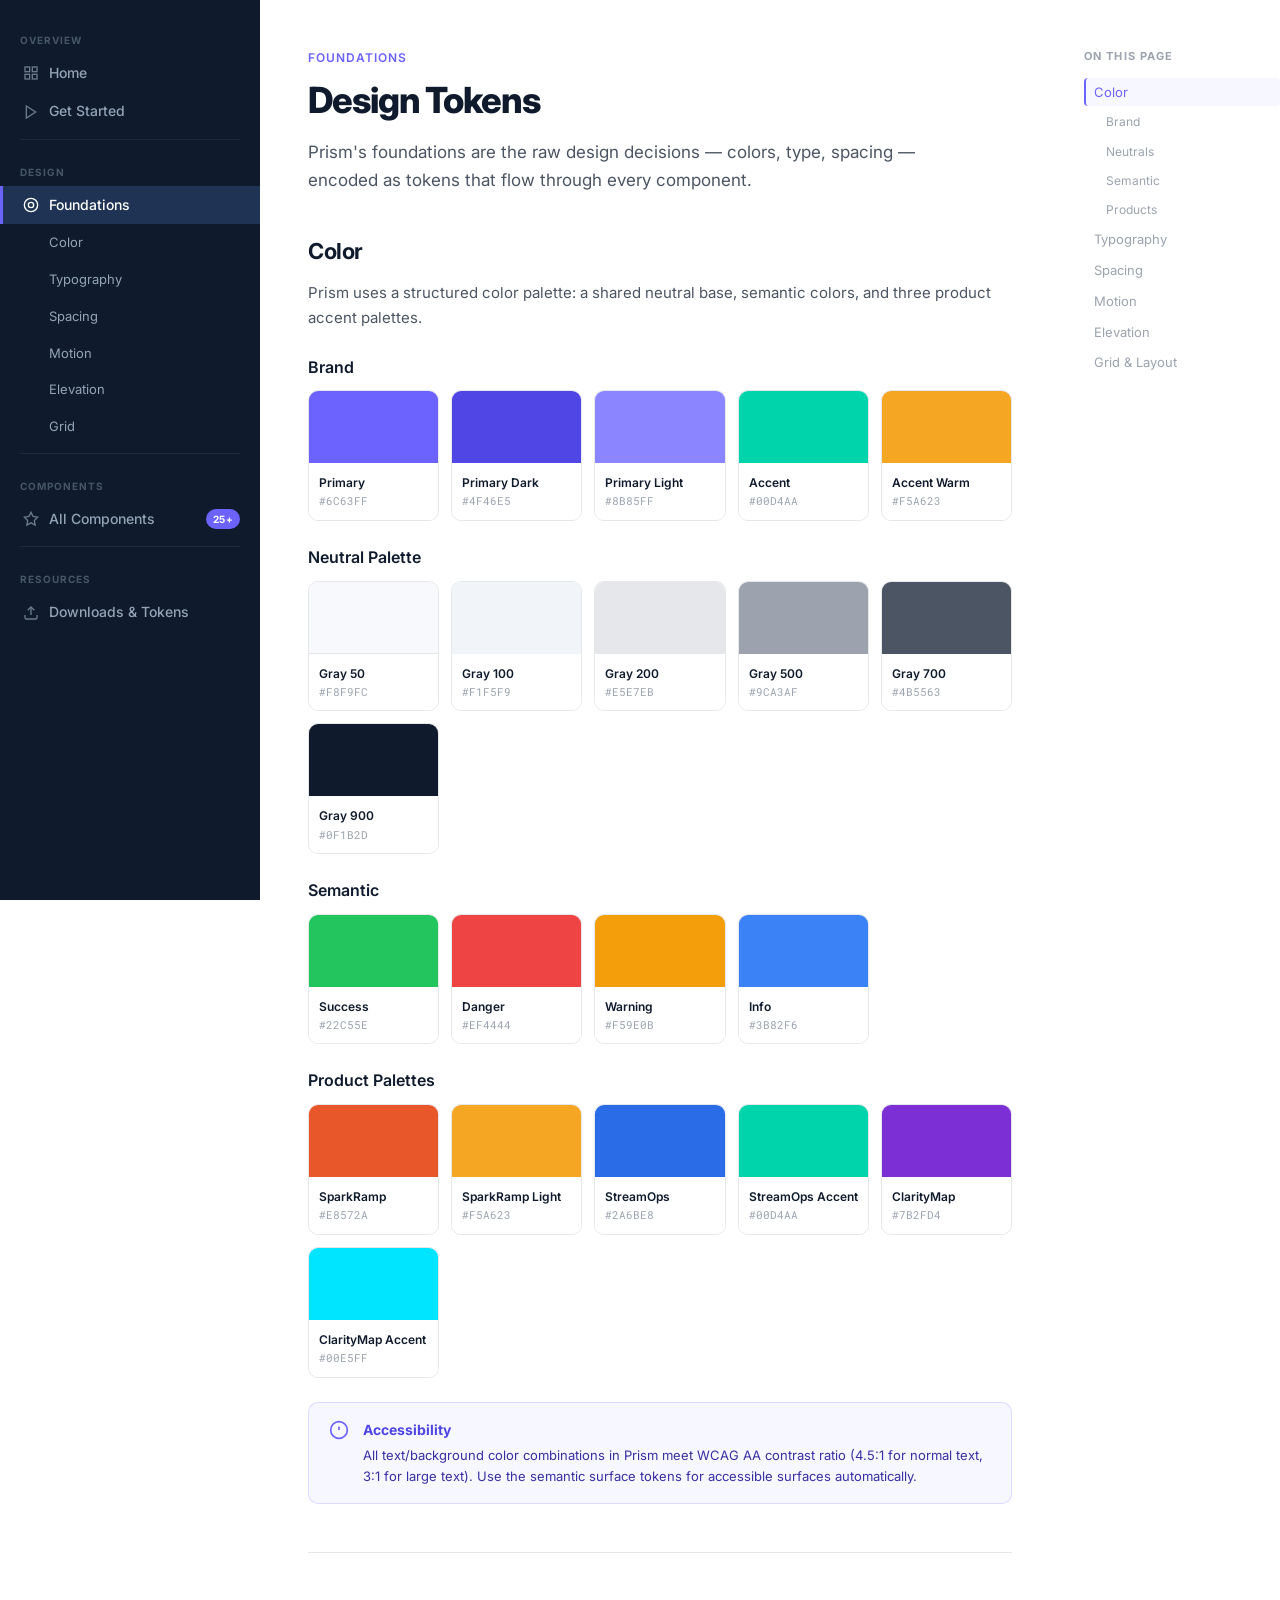
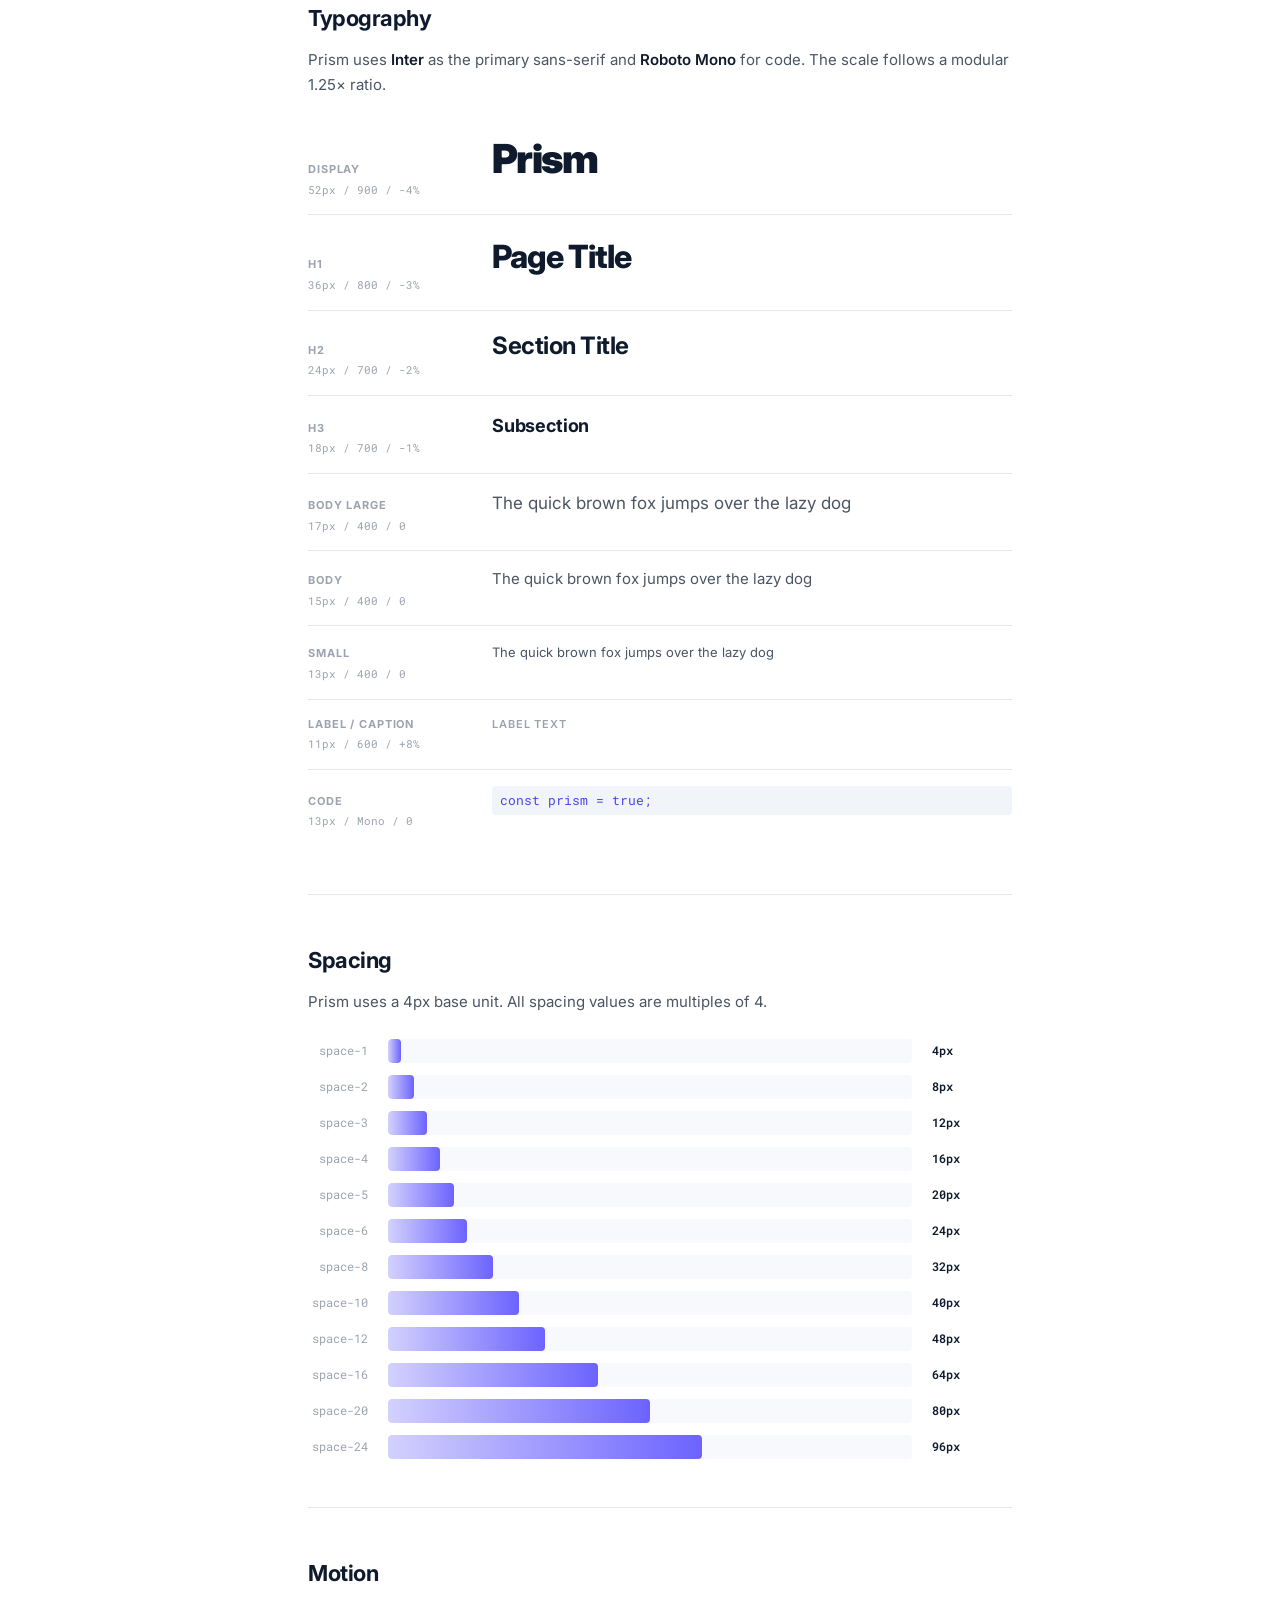
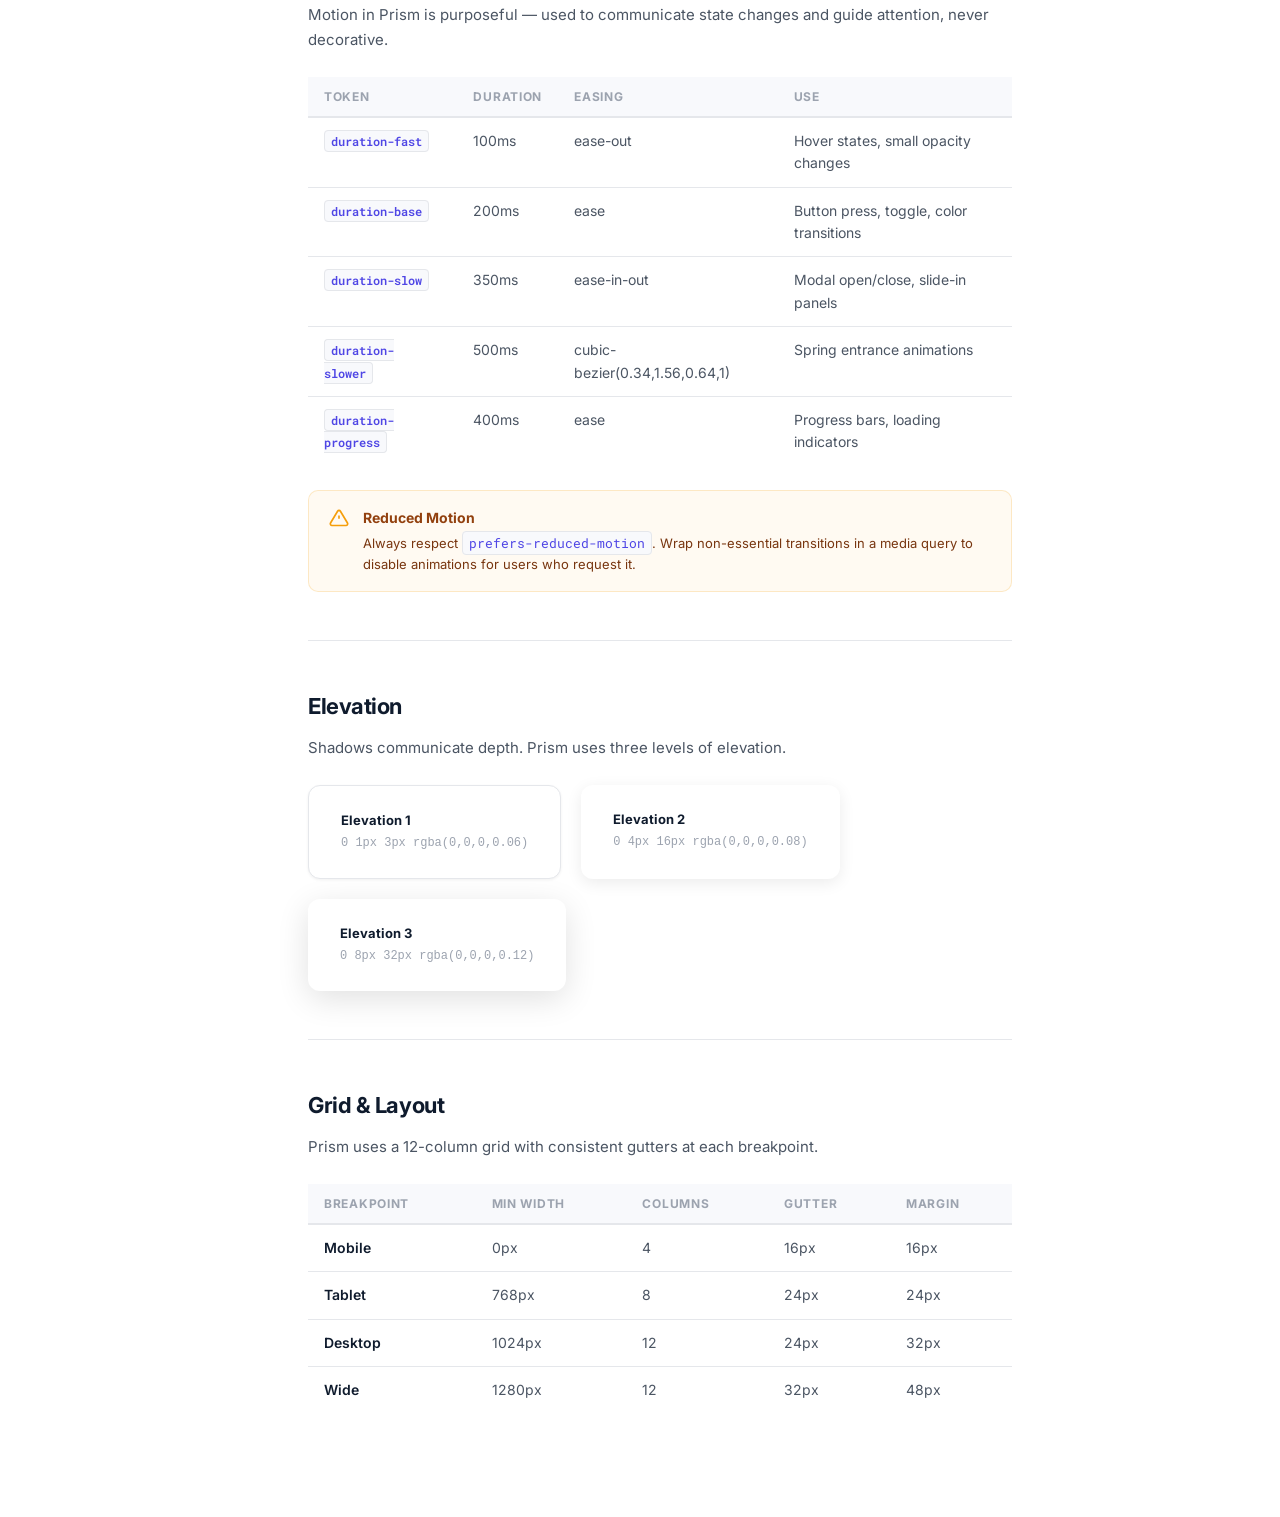
<file: foundations.html>
<!DOCTYPE html>
<html lang="en">
<head>
  <meta charset="UTF-8">
  <meta name="viewport" content="width=device-width, initial-scale=1.0">
  <title>Foundations — Prism Design System</title>
  <meta name="description" content="Color, typography, spacing, motion, and elevation tokens powering Prism.">
  <link rel="preconnect" href="https://fonts.googleapis.com">
  <link rel="preconnect" href="https://fonts.gstatic.com" crossorigin>
  <link href="https://fonts.googleapis.com/css2?family=Inter:wght@400;500;600;700;800;900&family=Roboto+Mono:wght@400;500&display=swap" rel="stylesheet">
  <link rel="stylesheet" href="css/styles.css">
</head>
<body>

<div class="sidebar-overlay" id="sidebarOverlay"></div>

<div class="layout">
  <nav class="sidebar">
    <div class="sidebar-nav">
      <span class="sidebar-section-label">Overview</span>
      <a class="sidebar-item" href="index.html">
        <svg viewBox="0 0 24 24" fill="none" stroke="currentColor" stroke-width="2"><rect x="3" y="3" width="7" height="7"/><rect x="14" y="3" width="7" height="7"/><rect x="14" y="14" width="7" height="7"/><rect x="3" y="14" width="7" height="7"/></svg>
        Home
      </a>
      <a class="sidebar-item" href="get-started.html">
        <svg viewBox="0 0 24 24" fill="none" stroke="currentColor" stroke-width="2"><polygon points="5 3 19 12 5 21 5 3"/></svg>
        Get Started
      </a>

      <div class="sidebar-divider"></div>
      <span class="sidebar-section-label">Design</span>
      <a class="sidebar-item active" href="foundations.html">
        <svg viewBox="0 0 24 24" fill="none" stroke="currentColor" stroke-width="2"><circle cx="12" cy="12" r="10"/><circle cx="12" cy="12" r="4"/></svg>
        Foundations
      </a>
      <div class="sidebar-sub">
        <a class="sidebar-item" href="#color">Color</a>
        <a class="sidebar-item" href="#typography">Typography</a>
        <a class="sidebar-item" href="#spacing">Spacing</a>
        <a class="sidebar-item" href="#motion">Motion</a>
        <a class="sidebar-item" href="#elevation">Elevation</a>
        <a class="sidebar-item" href="#grid">Grid</a>
      </div>

      <div class="sidebar-divider"></div>
      <span class="sidebar-section-label">Components</span>
      <a class="sidebar-item" href="components.html">
        <svg viewBox="0 0 24 24" fill="none" stroke="currentColor" stroke-width="2"><path d="M12 2l3.09 6.26L22 9.27l-5 4.87 1.18 6.88L12 17.77l-6.18 3.25L7 14.14 2 9.27l6.91-1.01L12 2z"/></svg>
        All Components
        <span class="sidebar-badge">25+</span>
      </a>

      <div class="sidebar-divider"></div>
      <span class="sidebar-section-label">Resources</span>
      <a class="sidebar-item" href="resources.html">
        <svg viewBox="0 0 24 24" fill="none" stroke="currentColor" stroke-width="2"><path d="M21 15v4a2 2 0 01-2 2H5a2 2 0 01-2-2v-4"/><polyline points="17 8 12 3 7 8"/><line x1="12" y1="3" x2="12" y2="15"/></svg>
        Downloads & Tokens
      </a>
    </div>
  </nav>

  <div class="main">
    <div class="content">
      <p class="page-eyebrow">Foundations</p>
      <h1 class="page-title">Design Tokens</h1>
      <p class="page-lead">Prism's foundations are the raw design decisions — colors, type, spacing — encoded as tokens that flow through every component.</p>

      <!-- COLOR -->
      <h2 class="section-title" id="color">Color</h2>
      <p class="section-desc">Prism uses a structured color palette: a shared neutral base, semantic colors, and three product accent palettes.</p>

      <h3 class="subsection-title">Brand</h3>
      <div class="swatch-grid">
        <div class="swatch">
          <div class="swatch-color" style="background:#6C63FF;"></div>
          <div class="swatch-info"><span class="swatch-name">Primary</span><span class="swatch-hex">#6C63FF</span></div>
        </div>
        <div class="swatch">
          <div class="swatch-color" style="background:#4F46E5;"></div>
          <div class="swatch-info"><span class="swatch-name">Primary Dark</span><span class="swatch-hex">#4F46E5</span></div>
        </div>
        <div class="swatch">
          <div class="swatch-color" style="background:#8B85FF;"></div>
          <div class="swatch-info"><span class="swatch-name">Primary Light</span><span class="swatch-hex">#8B85FF</span></div>
        </div>
        <div class="swatch">
          <div class="swatch-color" style="background:#00D4AA;"></div>
          <div class="swatch-info"><span class="swatch-name">Accent</span><span class="swatch-hex">#00D4AA</span></div>
        </div>
        <div class="swatch">
          <div class="swatch-color" style="background:#F5A623;"></div>
          <div class="swatch-info"><span class="swatch-name">Accent Warm</span><span class="swatch-hex">#F5A623</span></div>
        </div>
      </div>

      <h3 class="subsection-title">Neutral Palette</h3>
      <div class="swatch-grid">
        <div class="swatch"><div class="swatch-color" style="background:#F8F9FC; border-bottom:1px solid #E5E7EB;"></div><div class="swatch-info"><span class="swatch-name">Gray 50</span><span class="swatch-hex">#F8F9FC</span></div></div>
        <div class="swatch"><div class="swatch-color" style="background:#F1F5F9;"></div><div class="swatch-info"><span class="swatch-name">Gray 100</span><span class="swatch-hex">#F1F5F9</span></div></div>
        <div class="swatch"><div class="swatch-color" style="background:#E5E7EB;"></div><div class="swatch-info"><span class="swatch-name">Gray 200</span><span class="swatch-hex">#E5E7EB</span></div></div>
        <div class="swatch"><div class="swatch-color" style="background:#9CA3AF;"></div><div class="swatch-info"><span class="swatch-name">Gray 500</span><span class="swatch-hex">#9CA3AF</span></div></div>
        <div class="swatch"><div class="swatch-color" style="background:#4B5563;"></div><div class="swatch-info"><span class="swatch-name">Gray 700</span><span class="swatch-hex">#4B5563</span></div></div>
        <div class="swatch"><div class="swatch-color" style="background:#0F1B2D;"></div><div class="swatch-info"><span class="swatch-name">Gray 900</span><span class="swatch-hex">#0F1B2D</span></div></div>
      </div>

      <h3 class="subsection-title">Semantic</h3>
      <div class="swatch-grid">
        <div class="swatch"><div class="swatch-color" style="background:#22C55E;"></div><div class="swatch-info"><span class="swatch-name">Success</span><span class="swatch-hex">#22C55E</span></div></div>
        <div class="swatch"><div class="swatch-color" style="background:#EF4444;"></div><div class="swatch-info"><span class="swatch-name">Danger</span><span class="swatch-hex">#EF4444</span></div></div>
        <div class="swatch"><div class="swatch-color" style="background:#F59E0B;"></div><div class="swatch-info"><span class="swatch-name">Warning</span><span class="swatch-hex">#F59E0B</span></div></div>
        <div class="swatch"><div class="swatch-color" style="background:#3B82F6;"></div><div class="swatch-info"><span class="swatch-name">Info</span><span class="swatch-hex">#3B82F6</span></div></div>
      </div>

      <h3 class="subsection-title">Product Palettes</h3>
      <div class="swatch-grid">
        <div class="swatch"><div class="swatch-color" style="background:#E8572A;"></div><div class="swatch-info"><span class="swatch-name">SparkRamp</span><span class="swatch-hex">#E8572A</span></div></div>
        <div class="swatch"><div class="swatch-color" style="background:#F5A623;"></div><div class="swatch-info"><span class="swatch-name">SparkRamp Light</span><span class="swatch-hex">#F5A623</span></div></div>
        <div class="swatch"><div class="swatch-color" style="background:#2A6BE8;"></div><div class="swatch-info"><span class="swatch-name">StreamOps</span><span class="swatch-hex">#2A6BE8</span></div></div>
        <div class="swatch"><div class="swatch-color" style="background:#00D4AA;"></div><div class="swatch-info"><span class="swatch-name">StreamOps Accent</span><span class="swatch-hex">#00D4AA</span></div></div>
        <div class="swatch"><div class="swatch-color" style="background:#7B2FD4;"></div><div class="swatch-info"><span class="swatch-name">ClarityMap</span><span class="swatch-hex">#7B2FD4</span></div></div>
        <div class="swatch"><div class="swatch-color" style="background:#00E5FF;"></div><div class="swatch-info"><span class="swatch-name">ClarityMap Accent</span><span class="swatch-hex">#00E5FF</span></div></div>
      </div>

      <div class="callout callout-info">
        <svg class="callout-icon" viewBox="0 0 24 24" fill="none" stroke="currentColor" stroke-width="2"><circle cx="12" cy="12" r="10"/><line x1="12" y1="8" x2="12" y2="12"/><line x1="12" y1="16" x2="12.01" y2="16"/></svg>
        <div class="callout-body">
          <div class="callout-title">Accessibility</div>
          <p class="callout-text">All text/background color combinations in Prism meet WCAG AA contrast ratio (4.5:1 for normal text, 3:1 for large text). Use the semantic surface tokens for accessible surfaces automatically.</p>
        </div>
      </div>

      <div class="divider"></div>

      <!-- TYPOGRAPHY -->
      <h2 class="section-title" id="typography">Typography</h2>
      <p class="section-desc">Prism uses <strong>Inter</strong> as the primary sans-serif and <strong>Roboto Mono</strong> for code. The scale follows a modular 1.25× ratio.</p>

      <div class="type-scale">
        <div class="type-row">
          <div class="type-meta">
            <div class="type-label">Display</div>
            <div class="type-spec">52px / 900 / -4%</div>
          </div>
          <div class="type-sample" style="font-size:40px;font-weight:900;letter-spacing:-0.04em;line-height:1.08;">Prism</div>
        </div>
        <div class="type-row">
          <div class="type-meta">
            <div class="type-label">H1</div>
            <div class="type-spec">36px / 800 / -3%</div>
          </div>
          <div class="type-sample" style="font-size:32px;font-weight:800;letter-spacing:-0.03em;">Page Title</div>
        </div>
        <div class="type-row">
          <div class="type-meta">
            <div class="type-label">H2</div>
            <div class="type-spec">24px / 700 / -2%</div>
          </div>
          <div class="type-sample" style="font-size:24px;font-weight:700;letter-spacing:-0.02em;">Section Title</div>
        </div>
        <div class="type-row">
          <div class="type-meta">
            <div class="type-label">H3</div>
            <div class="type-spec">18px / 700 / -1%</div>
          </div>
          <div class="type-sample" style="font-size:18px;font-weight:700;letter-spacing:-0.01em;">Subsection</div>
        </div>
        <div class="type-row">
          <div class="type-meta">
            <div class="type-label">Body Large</div>
            <div class="type-spec">17px / 400 / 0</div>
          </div>
          <div class="type-sample" style="font-size:17px;font-weight:400;color:#4B5563;">The quick brown fox jumps over the lazy dog</div>
        </div>
        <div class="type-row">
          <div class="type-meta">
            <div class="type-label">Body</div>
            <div class="type-spec">15px / 400 / 0</div>
          </div>
          <div class="type-sample" style="font-size:15px;font-weight:400;color:#4B5563;">The quick brown fox jumps over the lazy dog</div>
        </div>
        <div class="type-row">
          <div class="type-meta">
            <div class="type-label">Small</div>
            <div class="type-spec">13px / 400 / 0</div>
          </div>
          <div class="type-sample" style="font-size:13px;font-weight:400;color:#4B5563;">The quick brown fox jumps over the lazy dog</div>
        </div>
        <div class="type-row">
          <div class="type-meta">
            <div class="type-label">Label / Caption</div>
            <div class="type-spec">11px / 600 / +8%</div>
          </div>
          <div class="type-sample" style="font-size:11px;font-weight:600;letter-spacing:0.08em;text-transform:uppercase;color:#9CA3AF;">Label Text</div>
        </div>
        <div class="type-row">
          <div class="type-meta">
            <div class="type-label">Code</div>
            <div class="type-spec">13px / Mono / 0</div>
          </div>
          <div class="type-sample" style="font-size:13px;font-family:'Roboto Mono',monospace;color:#4F46E5;background:#F1F5F9;padding:4px 8px;border-radius:4px;display:inline-block;">const prism = true;</div>
        </div>
      </div>

      <div class="divider"></div>

      <!-- SPACING -->
      <h2 class="section-title" id="spacing">Spacing</h2>
      <p class="section-desc">Prism uses a 4px base unit. All spacing values are multiples of 4.</p>

      <div class="spacing-scale">
        <div class="spacing-row">
          <div class="spacing-label">space-1</div>
          <div class="spacing-bar-wrap"><div class="spacing-bar" style="width:2.5%;"></div></div>
          <div class="spacing-value">4px</div>
        </div>
        <div class="spacing-row">
          <div class="spacing-label">space-2</div>
          <div class="spacing-bar-wrap"><div class="spacing-bar" style="width:5%;"></div></div>
          <div class="spacing-value">8px</div>
        </div>
        <div class="spacing-row">
          <div class="spacing-label">space-3</div>
          <div class="spacing-bar-wrap"><div class="spacing-bar" style="width:7.5%;"></div></div>
          <div class="spacing-value">12px</div>
        </div>
        <div class="spacing-row">
          <div class="spacing-label">space-4</div>
          <div class="spacing-bar-wrap"><div class="spacing-bar" style="width:10%;"></div></div>
          <div class="spacing-value">16px</div>
        </div>
        <div class="spacing-row">
          <div class="spacing-label">space-5</div>
          <div class="spacing-bar-wrap"><div class="spacing-bar" style="width:12.5%;"></div></div>
          <div class="spacing-value">20px</div>
        </div>
        <div class="spacing-row">
          <div class="spacing-label">space-6</div>
          <div class="spacing-bar-wrap"><div class="spacing-bar" style="width:15%;"></div></div>
          <div class="spacing-value">24px</div>
        </div>
        <div class="spacing-row">
          <div class="spacing-label">space-8</div>
          <div class="spacing-bar-wrap"><div class="spacing-bar" style="width:20%;"></div></div>
          <div class="spacing-value">32px</div>
        </div>
        <div class="spacing-row">
          <div class="spacing-label">space-10</div>
          <div class="spacing-bar-wrap"><div class="spacing-bar" style="width:25%;"></div></div>
          <div class="spacing-value">40px</div>
        </div>
        <div class="spacing-row">
          <div class="spacing-label">space-12</div>
          <div class="spacing-bar-wrap"><div class="spacing-bar" style="width:30%;"></div></div>
          <div class="spacing-value">48px</div>
        </div>
        <div class="spacing-row">
          <div class="spacing-label">space-16</div>
          <div class="spacing-bar-wrap"><div class="spacing-bar" style="width:40%;"></div></div>
          <div class="spacing-value">64px</div>
        </div>
        <div class="spacing-row">
          <div class="spacing-label">space-20</div>
          <div class="spacing-bar-wrap"><div class="spacing-bar" style="width:50%;"></div></div>
          <div class="spacing-value">80px</div>
        </div>
        <div class="spacing-row">
          <div class="spacing-label">space-24</div>
          <div class="spacing-bar-wrap"><div class="spacing-bar" style="width:60%;"></div></div>
          <div class="spacing-value">96px</div>
        </div>
      </div>

      <div class="divider"></div>

      <!-- MOTION -->
      <h2 class="section-title" id="motion">Motion</h2>
      <p class="section-desc">Motion in Prism is purposeful — used to communicate state changes and guide attention, never decorative.</p>

      <table class="doc-table">
        <thead>
          <tr>
            <th>Token</th>
            <th>Duration</th>
            <th>Easing</th>
            <th>Use</th>
          </tr>
        </thead>
        <tbody>
          <tr>
            <td><code>duration-fast</code></td>
            <td>100ms</td>
            <td>ease-out</td>
            <td>Hover states, small opacity changes</td>
          </tr>
          <tr>
            <td><code>duration-base</code></td>
            <td>200ms</td>
            <td>ease</td>
            <td>Button press, toggle, color transitions</td>
          </tr>
          <tr>
            <td><code>duration-slow</code></td>
            <td>350ms</td>
            <td>ease-in-out</td>
            <td>Modal open/close, slide-in panels</td>
          </tr>
          <tr>
            <td><code>duration-slower</code></td>
            <td>500ms</td>
            <td>cubic-bezier(0.34,1.56,0.64,1)</td>
            <td>Spring entrance animations</td>
          </tr>
          <tr>
            <td><code>duration-progress</code></td>
            <td>400ms</td>
            <td>ease</td>
            <td>Progress bars, loading indicators</td>
          </tr>
        </tbody>
      </table>

      <div class="callout callout-warning">
        <svg class="callout-icon" viewBox="0 0 24 24" fill="none" stroke="currentColor" stroke-width="2"><path d="M10.29 3.86L1.82 18a2 2 0 001.71 3h16.94a2 2 0 001.71-3L13.71 3.86a2 2 0 00-3.42 0z"/><line x1="12" y1="9" x2="12" y2="13"/><line x1="12" y1="17" x2="12.01" y2="17"/></svg>
        <div class="callout-body">
          <div class="callout-title">Reduced Motion</div>
          <p class="callout-text">Always respect <code>prefers-reduced-motion</code>. Wrap non-essential transitions in a media query to disable animations for users who request it.</p>
        </div>
      </div>

      <div class="divider"></div>

      <!-- ELEVATION -->
      <h2 class="section-title" id="elevation">Elevation</h2>
      <p class="section-desc">Shadows communicate depth. Prism uses three levels of elevation.</p>

      <div style="display:flex;gap:20px;flex-wrap:wrap;margin-bottom:32px;">
        <div style="background:white;border-radius:12px;padding:24px 32px;box-shadow:0 1px 3px rgba(0,0,0,0.06);border:1px solid #E5E7EB;">
          <div style="font-size:13px;font-weight:700;color:#0F1B2D;margin-bottom:4px;">Elevation 1</div>
          <div style="font-size:12px;color:#9CA3AF;font-family:monospace;">0 1px 3px rgba(0,0,0,0.06)</div>
        </div>
        <div style="background:white;border-radius:12px;padding:24px 32px;box-shadow:0 4px 16px rgba(0,0,0,0.08);">
          <div style="font-size:13px;font-weight:700;color:#0F1B2D;margin-bottom:4px;">Elevation 2</div>
          <div style="font-size:12px;color:#9CA3AF;font-family:monospace;">0 4px 16px rgba(0,0,0,0.08)</div>
        </div>
        <div style="background:white;border-radius:12px;padding:24px 32px;box-shadow:0 8px 32px rgba(0,0,0,0.12);">
          <div style="font-size:13px;font-weight:700;color:#0F1B2D;margin-bottom:4px;">Elevation 3</div>
          <div style="font-size:12px;color:#9CA3AF;font-family:monospace;">0 8px 32px rgba(0,0,0,0.12)</div>
        </div>
      </div>

      <div class="divider"></div>

      <!-- GRID -->
      <h2 class="section-title" id="grid">Grid & Layout</h2>
      <p class="section-desc">Prism uses a 12-column grid with consistent gutters at each breakpoint.</p>

      <table class="doc-table">
        <thead>
          <tr>
            <th>Breakpoint</th>
            <th>Min Width</th>
            <th>Columns</th>
            <th>Gutter</th>
            <th>Margin</th>
          </tr>
        </thead>
        <tbody>
          <tr>
            <td>Mobile</td>
            <td>0px</td>
            <td>4</td>
            <td>16px</td>
            <td>16px</td>
          </tr>
          <tr>
            <td>Tablet</td>
            <td>768px</td>
            <td>8</td>
            <td>24px</td>
            <td>24px</td>
          </tr>
          <tr>
            <td>Desktop</td>
            <td>1024px</td>
            <td>12</td>
            <td>24px</td>
            <td>32px</td>
          </tr>
          <tr>
            <td>Wide</td>
            <td>1280px</td>
            <td>12</td>
            <td>32px</td>
            <td>48px</td>
          </tr>
        </tbody>
      </table>

    </div>

    <!-- TOC -->
    <div class="toc-sidebar">
      <div class="toc-wrap">
        <div class="toc-title">On this page</div>
        <div class="toc-list">
          <a class="toc-link" href="#color">Color</a>
          <a class="toc-link sub" href="#color">Brand</a>
          <a class="toc-link sub" href="#color">Neutrals</a>
          <a class="toc-link sub" href="#color">Semantic</a>
          <a class="toc-link sub" href="#color">Products</a>
          <a class="toc-link" href="#typography">Typography</a>
          <a class="toc-link" href="#spacing">Spacing</a>
          <a class="toc-link" href="#motion">Motion</a>
          <a class="toc-link" href="#elevation">Elevation</a>
          <a class="toc-link" href="#grid">Grid & Layout</a>
        </div>
      </div>
    </div>
  </div>
</div>

<script src="js/main.js"></script>
</body>
</html>
</file>
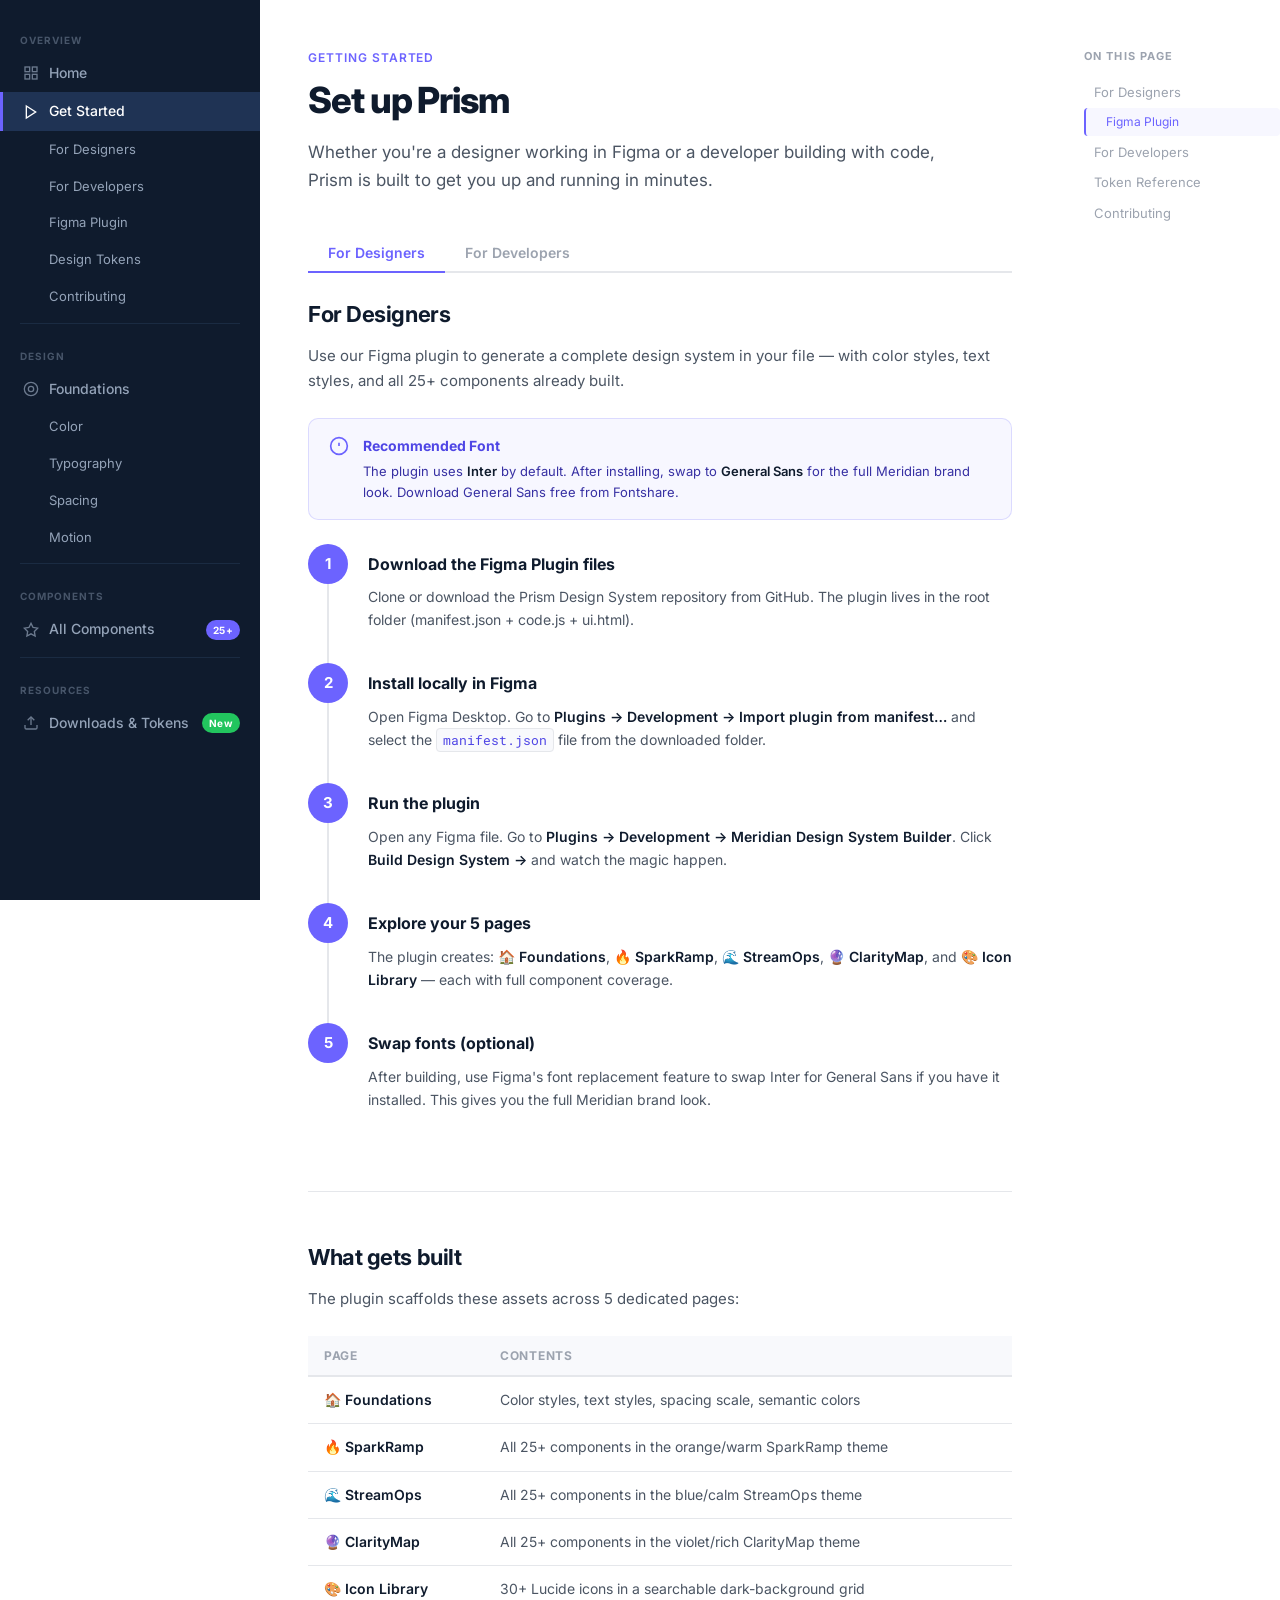
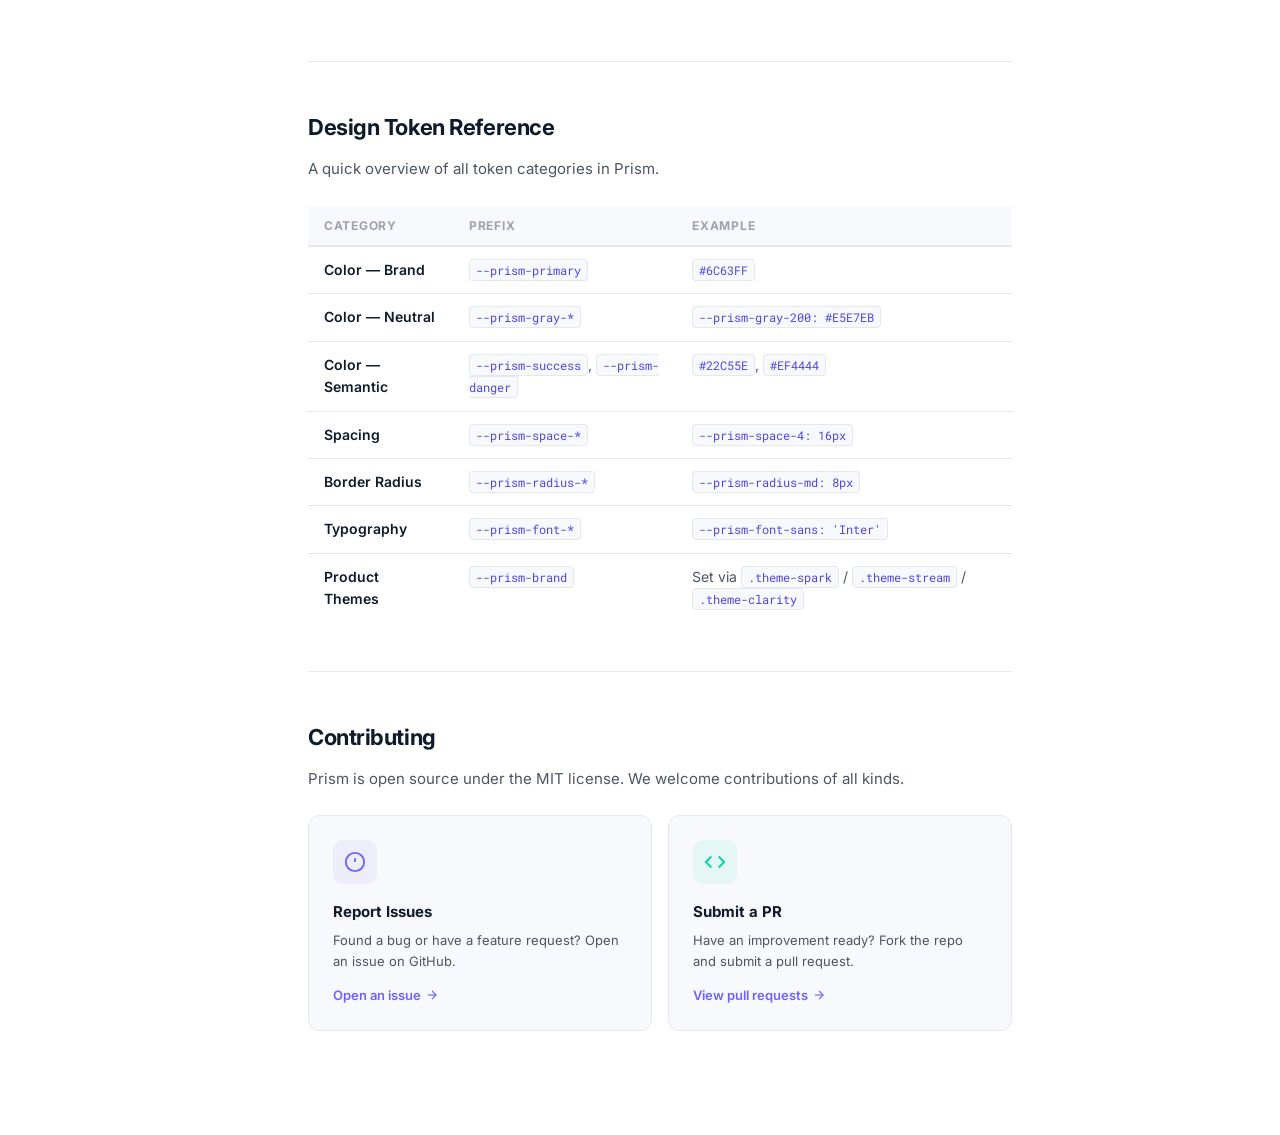
<file: get-started.html>
<!DOCTYPE html>
<html lang="en">
<head>
  <meta charset="UTF-8">
  <meta name="viewport" content="width=device-width, initial-scale=1.0">
  <title>Get Started — Prism Design System</title>
  <meta name="description" content="Set up Prism in your Figma file or codebase in minutes.">
  <link rel="preconnect" href="https://fonts.googleapis.com">
  <link rel="preconnect" href="https://fonts.gstatic.com" crossorigin>
  <link href="https://fonts.googleapis.com/css2?family=Inter:wght@400;500;600;700;800;900&family=Roboto+Mono:wght@400;500&display=swap" rel="stylesheet">
  <link rel="stylesheet" href="css/styles.css">
</head>
<body>

<div class="sidebar-overlay" id="sidebarOverlay"></div>

<div class="layout">
  <nav class="sidebar">
    <div class="sidebar-nav">
      <span class="sidebar-section-label">Overview</span>
      <a class="sidebar-item" href="index.html">
        <svg viewBox="0 0 24 24" fill="none" stroke="currentColor" stroke-width="2"><rect x="3" y="3" width="7" height="7"/><rect x="14" y="3" width="7" height="7"/><rect x="14" y="14" width="7" height="7"/><rect x="3" y="14" width="7" height="7"/></svg>
        Home
      </a>
      <a class="sidebar-item active" href="get-started.html">
        <svg viewBox="0 0 24 24" fill="none" stroke="currentColor" stroke-width="2"><polygon points="5 3 19 12 5 21 5 3"/></svg>
        Get Started
      </a>
      <div class="sidebar-sub">
        <a class="sidebar-item" href="#designers">For Designers</a>
        <a class="sidebar-item" href="#developers">For Developers</a>
        <a class="sidebar-item" href="#figma-plugin">Figma Plugin</a>
        <a class="sidebar-item" href="#tokens">Design Tokens</a>
        <a class="sidebar-item" href="#contributing">Contributing</a>
      </div>

      <div class="sidebar-divider"></div>
      <span class="sidebar-section-label">Design</span>
      <a class="sidebar-item" href="foundations.html">
        <svg viewBox="0 0 24 24" fill="none" stroke="currentColor" stroke-width="2"><circle cx="12" cy="12" r="10"/><circle cx="12" cy="12" r="4"/></svg>
        Foundations
      </a>
      <div class="sidebar-sub">
        <a class="sidebar-item" href="foundations.html#color">Color</a>
        <a class="sidebar-item" href="foundations.html#typography">Typography</a>
        <a class="sidebar-item" href="foundations.html#spacing">Spacing</a>
        <a class="sidebar-item" href="foundations.html#motion">Motion</a>
      </div>

      <div class="sidebar-divider"></div>
      <span class="sidebar-section-label">Components</span>
      <a class="sidebar-item" href="components.html">
        <svg viewBox="0 0 24 24" fill="none" stroke="currentColor" stroke-width="2"><path d="M12 2l3.09 6.26L22 9.27l-5 4.87 1.18 6.88L12 17.77l-6.18 3.25L7 14.14 2 9.27l6.91-1.01L12 2z"/></svg>
        All Components
        <span class="sidebar-badge">25+</span>
      </a>

      <div class="sidebar-divider"></div>
      <span class="sidebar-section-label">Resources</span>
      <a class="sidebar-item" href="resources.html">
        <svg viewBox="0 0 24 24" fill="none" stroke="currentColor" stroke-width="2"><path d="M21 15v4a2 2 0 01-2 2H5a2 2 0 01-2-2v-4"/><polyline points="17 8 12 3 7 8"/><line x1="12" y1="3" x2="12" y2="15"/></svg>
        Downloads & Tokens
        <span class="sidebar-badge new">New</span>
      </a>
    </div>
  </nav>

  <div class="main">
    <div class="content">
      <p class="page-eyebrow">Getting Started</p>
      <h1 class="page-title">Set up Prism</h1>
      <p class="page-lead">Whether you're a designer working in Figma or a developer building with code, Prism is built to get you up and running in minutes.</p>

      <!-- Content Tabs -->
      <div class="tab-container">
        <div class="content-tabs">
          <button class="content-tab active" data-tab="designers">For Designers</button>
          <button class="content-tab" data-tab="developers">For Developers</button>
        </div>
        <div class="tab-pane active" data-pane="designers">

          <div id="designers">
            <h2 class="section-title">For Designers</h2>
            <p class="section-desc">Use our Figma plugin to generate a complete design system in your file — with color styles, text styles, and all 25+ components already built.</p>

            <div class="callout callout-info">
              <svg class="callout-icon" viewBox="0 0 24 24" fill="none" stroke="currentColor" stroke-width="2"><circle cx="12" cy="12" r="10"/><line x1="12" y1="8" x2="12" y2="12"/><line x1="12" y1="16" x2="12.01" y2="16"/></svg>
              <div class="callout-body">
                <div class="callout-title">Recommended Font</div>
                <p class="callout-text">The plugin uses <strong>Inter</strong> by default. After installing, swap to <strong>General Sans</strong> for the full Meridian brand look. Download General Sans free from Fontshare.</p>
              </div>
            </div>

            <div class="steps" id="figma-plugin">
              <div class="step">
                <div class="step-number">1</div>
                <div class="step-content">
                  <div class="step-title">Download the Figma Plugin files</div>
                  <p class="step-desc">Clone or download the Prism Design System repository from GitHub. The plugin lives in the root folder (manifest.json + code.js + ui.html).</p>
                </div>
              </div>
              <div class="step">
                <div class="step-number">2</div>
                <div class="step-content">
                  <div class="step-title">Install locally in Figma</div>
                  <p class="step-desc">Open Figma Desktop. Go to <strong>Plugins → Development → Import plugin from manifest…</strong> and select the <code>manifest.json</code> file from the downloaded folder.</p>
                </div>
              </div>
              <div class="step">
                <div class="step-number">3</div>
                <div class="step-content">
                  <div class="step-title">Run the plugin</div>
                  <p class="step-desc">Open any Figma file. Go to <strong>Plugins → Development → Meridian Design System Builder</strong>. Click <strong>Build Design System →</strong> and watch the magic happen.</p>
                </div>
              </div>
              <div class="step">
                <div class="step-number">4</div>
                <div class="step-content">
                  <div class="step-title">Explore your 5 pages</div>
                  <p class="step-desc">The plugin creates: <strong>🏠 Foundations</strong>, <strong>🔥 SparkRamp</strong>, <strong>🌊 StreamOps</strong>, <strong>🔮 ClarityMap</strong>, and <strong>🎨 Icon Library</strong> — each with full component coverage.</p>
                </div>
              </div>
              <div class="step">
                <div class="step-number">5</div>
                <div class="step-content">
                  <div class="step-title">Swap fonts (optional)</div>
                  <p class="step-desc">After building, use Figma's font replacement feature to swap Inter for General Sans if you have it installed. This gives you the full Meridian brand look.</p>
                </div>
              </div>
            </div>

            <div class="divider"></div>

            <h2 class="section-title">What gets built</h2>
            <p class="section-desc">The plugin scaffolds these assets across 5 dedicated pages:</p>

            <table class="doc-table">
              <thead>
                <tr>
                  <th>Page</th>
                  <th>Contents</th>
                </tr>
              </thead>
              <tbody>
                <tr>
                  <td>🏠 Foundations</td>
                  <td>Color styles, text styles, spacing scale, semantic colors</td>
                </tr>
                <tr>
                  <td>🔥 SparkRamp</td>
                  <td>All 25+ components in the orange/warm SparkRamp theme</td>
                </tr>
                <tr>
                  <td>🌊 StreamOps</td>
                  <td>All 25+ components in the blue/calm StreamOps theme</td>
                </tr>
                <tr>
                  <td>🔮 ClarityMap</td>
                  <td>All 25+ components in the violet/rich ClarityMap theme</td>
                </tr>
                <tr>
                  <td>🎨 Icon Library</td>
                  <td>30+ Lucide icons in a searchable dark-background grid</td>
                </tr>
              </tbody>
            </table>
          </div>
        </div>

        <div class="tab-pane" data-pane="developers">
          <div id="developers">
            <h2 class="section-title">For Developers</h2>
            <p class="section-desc">Prism's design tokens are available as CSS custom properties. Copy-paste them into your project and start building.</p>

            <div class="steps">
              <div class="step">
                <div class="step-number">1</div>
                <div class="step-content">
                  <div class="step-title">Clone the repository</div>
                  <div class="code-block">
                    <div class="code-block-header">
                      <span class="code-lang">bash</span>
                      <button class="code-copy-btn">
                        <svg viewBox="0 0 24 24" fill="none" stroke="currentColor" stroke-width="2"><rect x="9" y="9" width="13" height="13" rx="2"/><path d="M5 15H4a2 2 0 01-2-2V4a2 2 0 012-2h9a2 2 0 012 2v1"/></svg>
                        Copy
                      </button>
                    </div>
                    <pre><code>git clone https://github.com/svesplana/Prism-Design-System.git
cd Prism-Design-System</code></pre>
                  </div>
                </div>
              </div>
              <div class="step">
                <div class="step-number">2</div>
                <div class="step-content">
                  <div class="step-title">Add tokens to your project</div>
                  <p class="step-desc">Copy the CSS custom properties from the tokens file into your project's global stylesheet.</p>
                  <div class="code-block">
                    <div class="code-block-header">
                      <span class="code-lang">css</span>
                      <button class="code-copy-btn">
                        <svg viewBox="0 0 24 24" fill="none" stroke="currentColor" stroke-width="2"><rect x="9" y="9" width="13" height="13" rx="2"/><path d="M5 15H4a2 2 0 01-2-2V4a2 2 0 012-2h9a2 2 0 012 2v1"/></svg>
                        Copy
                      </button>
                    </div>
                    <pre><code>:root {
  /* Prism Color Tokens */
  --prism-primary: #6C63FF;
  --prism-primary-dark: #4F46E5;
  --prism-accent: #00D4AA;
  --prism-accent-warm: #F5A623;

  /* Neutral Palette */
  --prism-gray-50:  #F8F9FC;
  --prism-gray-100: #F1F5F9;
  --prism-gray-200: #E5E7EB;
  --prism-gray-500: #9CA3AF;
  --prism-gray-700: #4B5563;
  --prism-gray-900: #0F1B2D;

  /* Spacing Scale (4px base) */
  --prism-space-1:  4px;
  --prism-space-2:  8px;
  --prism-space-3:  12px;
  --prism-space-4:  16px;
  --prism-space-6:  24px;
  --prism-space-8:  32px;
  --prism-space-12: 48px;
  --prism-space-16: 64px;

  /* Border Radius */
  --prism-radius-sm: 4px;
  --prism-radius-md: 8px;
  --prism-radius-lg: 12px;
  --prism-radius-xl: 16px;
  --prism-radius-full: 9999px;

  /* Typography */
  --prism-font-sans: 'Inter', sans-serif;
  --prism-font-mono: 'Roboto Mono', monospace;
}</code></pre>
                  </div>
                </div>
              </div>
              <div class="step">
                <div class="step-number">3</div>
                <div class="step-content">
                  <div class="step-title">Use a product theme</div>
                  <p class="step-desc">Add a theme class to your root element to activate a product's color palette.</p>
                  <div class="code-block">
                    <div class="code-block-header">
                      <span class="code-lang">css</span>
                      <button class="code-copy-btn">
                        <svg viewBox="0 0 24 24" fill="none" stroke="currentColor" stroke-width="2"><rect x="9" y="9" width="13" height="13" rx="2"/><path d="M5 15H4a2 2 0 01-2-2V4a2 2 0 012-2h9a2 2 0 012 2v1"/></svg>
                        Copy
                      </button>
                    </div>
                    <pre><code>/* SparkRamp Theme (orange/warm) */
.theme-spark {
  --prism-brand: #E8572A;
  --prism-brand-light: #F5A623;
}

/* StreamOps Theme (blue/calm) */
.theme-stream {
  --prism-brand: #2A6BE8;
  --prism-brand-light: #00D4AA;
}

/* ClarityMap Theme (violet/rich) */
.theme-clarity {
  --prism-brand: #7B2FD4;
  --prism-brand-light: #00E5FF;
}</code></pre>
                  </div>
                  <div class="code-block">
                    <div class="code-block-header">
                      <span class="code-lang">html</span>
                      <button class="code-copy-btn">
                        <svg viewBox="0 0 24 24" fill="none" stroke="currentColor" stroke-width="2"><rect x="9" y="9" width="13" height="13" rx="2"/><path d="M5 15H4a2 2 0 01-2-2V4a2 2 0 012-2h9a2 2 0 012 2v1"/></svg>
                        Copy
                      </button>
                    </div>
                    <pre><code>&lt;body class="theme-spark"&gt;
  &lt;!-- Your SparkRamp app content --&gt;
&lt;/body&gt;</code></pre>
                  </div>
                </div>
              </div>
              <div class="step">
                <div class="step-number">4</div>
                <div class="step-content">
                  <div class="step-title">Build with tokens</div>
                  <p class="step-desc">Reference tokens in your components for maintainable, themeable UI.</p>
                  <div class="code-block">
                    <div class="code-block-header">
                      <span class="code-lang">css</span>
                      <button class="code-copy-btn">
                        <svg viewBox="0 0 24 24" fill="none" stroke="currentColor" stroke-width="2"><rect x="9" y="9" width="13" height="13" rx="2"/><path d="M5 15H4a2 2 0 01-2-2V4a2 2 0 012-2h9a2 2 0 012 2v1"/></svg>
                        Copy
                      </button>
                    </div>
                    <pre><code>.btn-primary {
  background: var(--prism-primary);
  color: white;
  padding: var(--prism-space-2) var(--prism-space-4);
  border-radius: var(--prism-radius-md);
  font-family: var(--prism-font-sans);
}</code></pre>
                  </div>
                </div>
              </div>
            </div>
          </div>
        </div>
      </div>

      <div class="divider"></div>

      <h2 class="section-title" id="tokens">Design Token Reference</h2>
      <p class="section-desc">A quick overview of all token categories in Prism.</p>

      <table class="doc-table">
        <thead>
          <tr>
            <th>Category</th>
            <th>Prefix</th>
            <th>Example</th>
          </tr>
        </thead>
        <tbody>
          <tr>
            <td>Color — Brand</td>
            <td><code>--prism-primary</code></td>
            <td><code>#6C63FF</code></td>
          </tr>
          <tr>
            <td>Color — Neutral</td>
            <td><code>--prism-gray-*</code></td>
            <td><code>--prism-gray-200: #E5E7EB</code></td>
          </tr>
          <tr>
            <td>Color — Semantic</td>
            <td><code>--prism-success</code>, <code>--prism-danger</code></td>
            <td><code>#22C55E</code>, <code>#EF4444</code></td>
          </tr>
          <tr>
            <td>Spacing</td>
            <td><code>--prism-space-*</code></td>
            <td><code>--prism-space-4: 16px</code></td>
          </tr>
          <tr>
            <td>Border Radius</td>
            <td><code>--prism-radius-*</code></td>
            <td><code>--prism-radius-md: 8px</code></td>
          </tr>
          <tr>
            <td>Typography</td>
            <td><code>--prism-font-*</code></td>
            <td><code>--prism-font-sans: 'Inter'</code></td>
          </tr>
          <tr>
            <td>Product Themes</td>
            <td><code>--prism-brand</code></td>
            <td>Set via <code>.theme-spark</code> / <code>.theme-stream</code> / <code>.theme-clarity</code></td>
          </tr>
        </tbody>
      </table>

      <div class="divider"></div>

      <h2 class="section-title" id="contributing">Contributing</h2>
      <p class="section-desc">Prism is open source under the MIT license. We welcome contributions of all kinds.</p>

      <div class="card-grid">
        <div class="card">
          <div class="card-icon" style="background:#6C63FF15;">
            <svg viewBox="0 0 24 24" fill="none" stroke="#6C63FF" stroke-width="2"><circle cx="12" cy="12" r="10"/><line x1="12" y1="8" x2="12" y2="12"/><line x1="12" y1="16" x2="12.01" y2="16"/></svg>
          </div>
          <h3>Report Issues</h3>
          <p>Found a bug or have a feature request? Open an issue on GitHub.</p>
          <a class="card-link" href="https://github.com/svesplana/Prism-Design-System/issues" target="_blank">Open an issue <svg viewBox="0 0 24 24" fill="none" stroke="currentColor" stroke-width="2"><line x1="5" y1="12" x2="19" y2="12"/><polyline points="12 5 19 12 12 19"/></svg></a>
        </div>
        <div class="card">
          <div class="card-icon" style="background:#00D4AA15;">
            <svg viewBox="0 0 24 24" fill="none" stroke="#00D4AA" stroke-width="2"><polyline points="16 18 22 12 16 6"/><polyline points="8 6 2 12 8 18"/></svg>
          </div>
          <h3>Submit a PR</h3>
          <p>Have an improvement ready? Fork the repo and submit a pull request.</p>
          <a class="card-link" href="https://github.com/svesplana/Prism-Design-System/pulls" target="_blank">View pull requests <svg viewBox="0 0 24 24" fill="none" stroke="currentColor" stroke-width="2"><line x1="5" y1="12" x2="19" y2="12"/><polyline points="12 5 19 12 12 19"/></svg></a>
        </div>
      </div>

    </div>

    <!-- TOC -->
    <div class="toc-sidebar">
      <div class="toc-wrap">
        <div class="toc-title">On this page</div>
        <div class="toc-list">
          <a class="toc-link" href="#designers">For Designers</a>
          <a class="toc-link sub" href="#figma-plugin">Figma Plugin</a>
          <a class="toc-link" href="#developers">For Developers</a>
          <a class="toc-link" href="#tokens">Token Reference</a>
          <a class="toc-link" href="#contributing">Contributing</a>
        </div>
      </div>
    </div>
  </div>
</div>

<script src="js/main.js"></script>
</body>
</html>
</file>
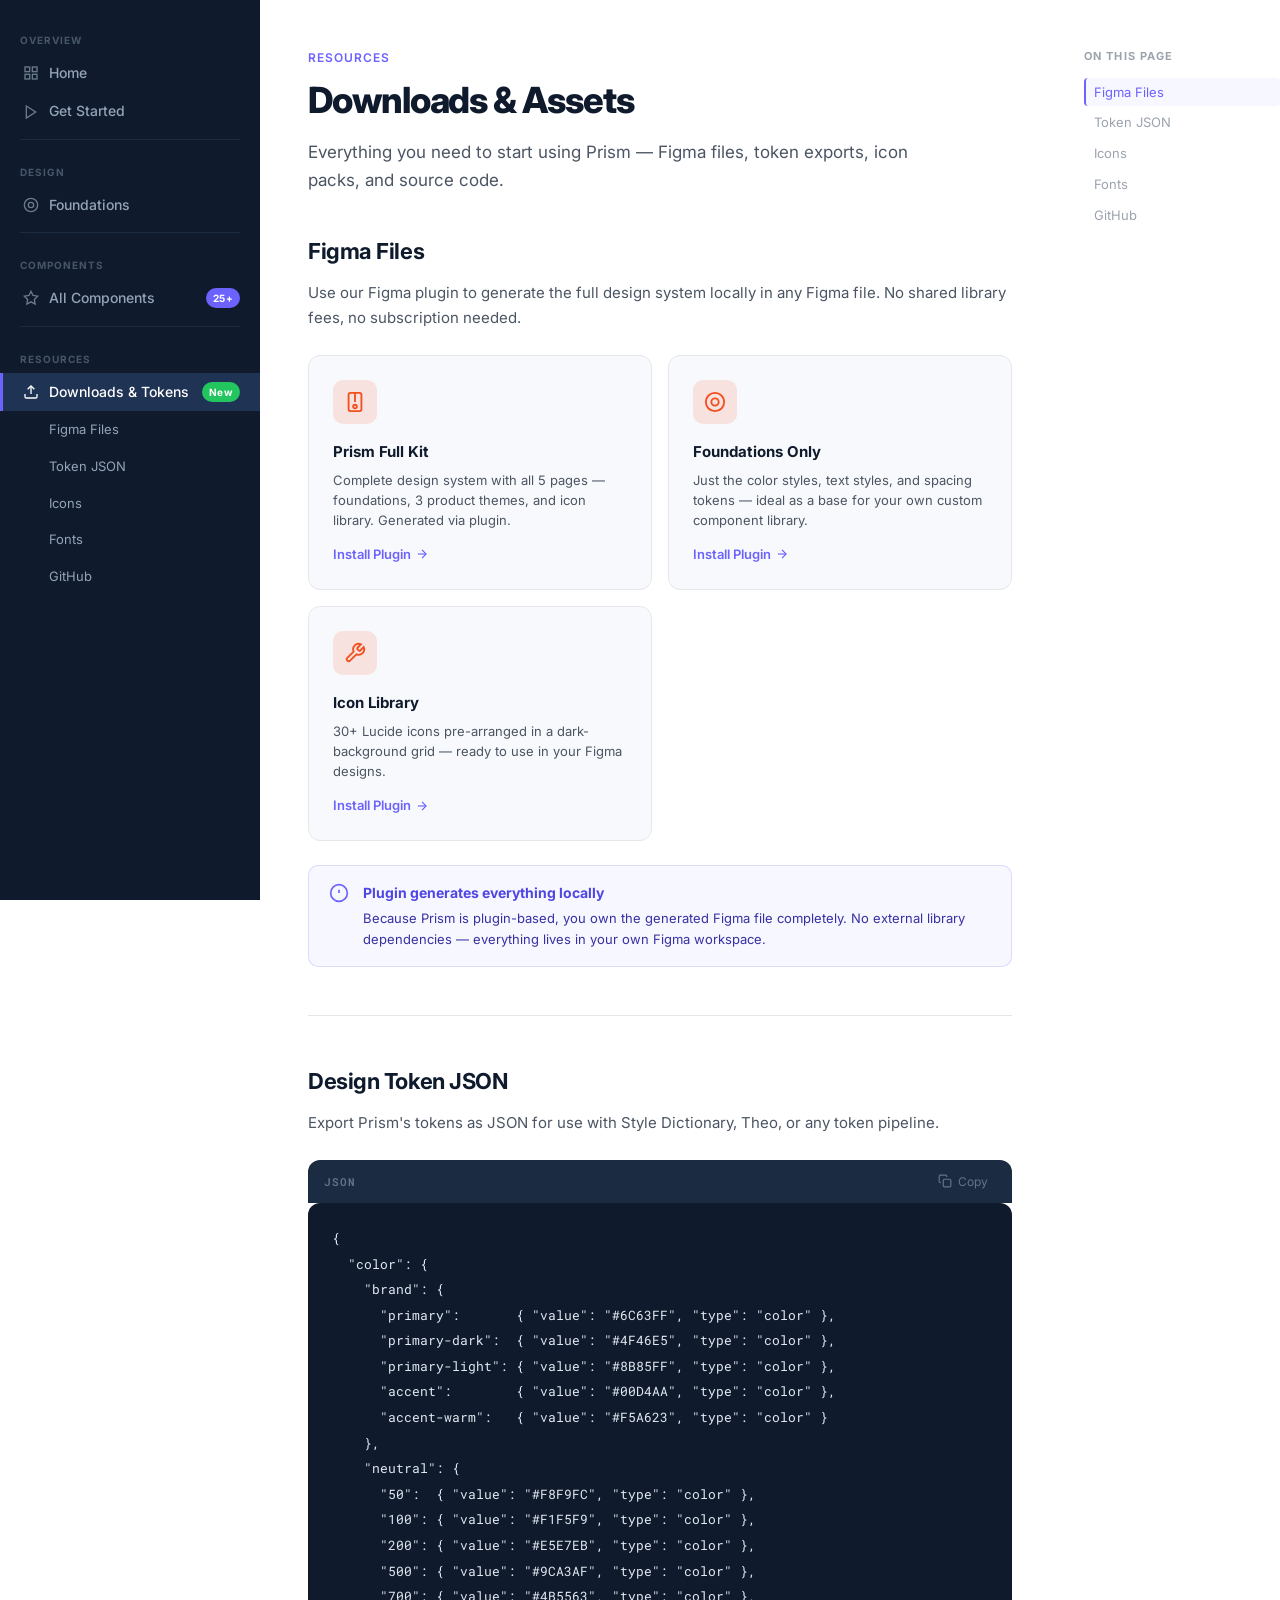
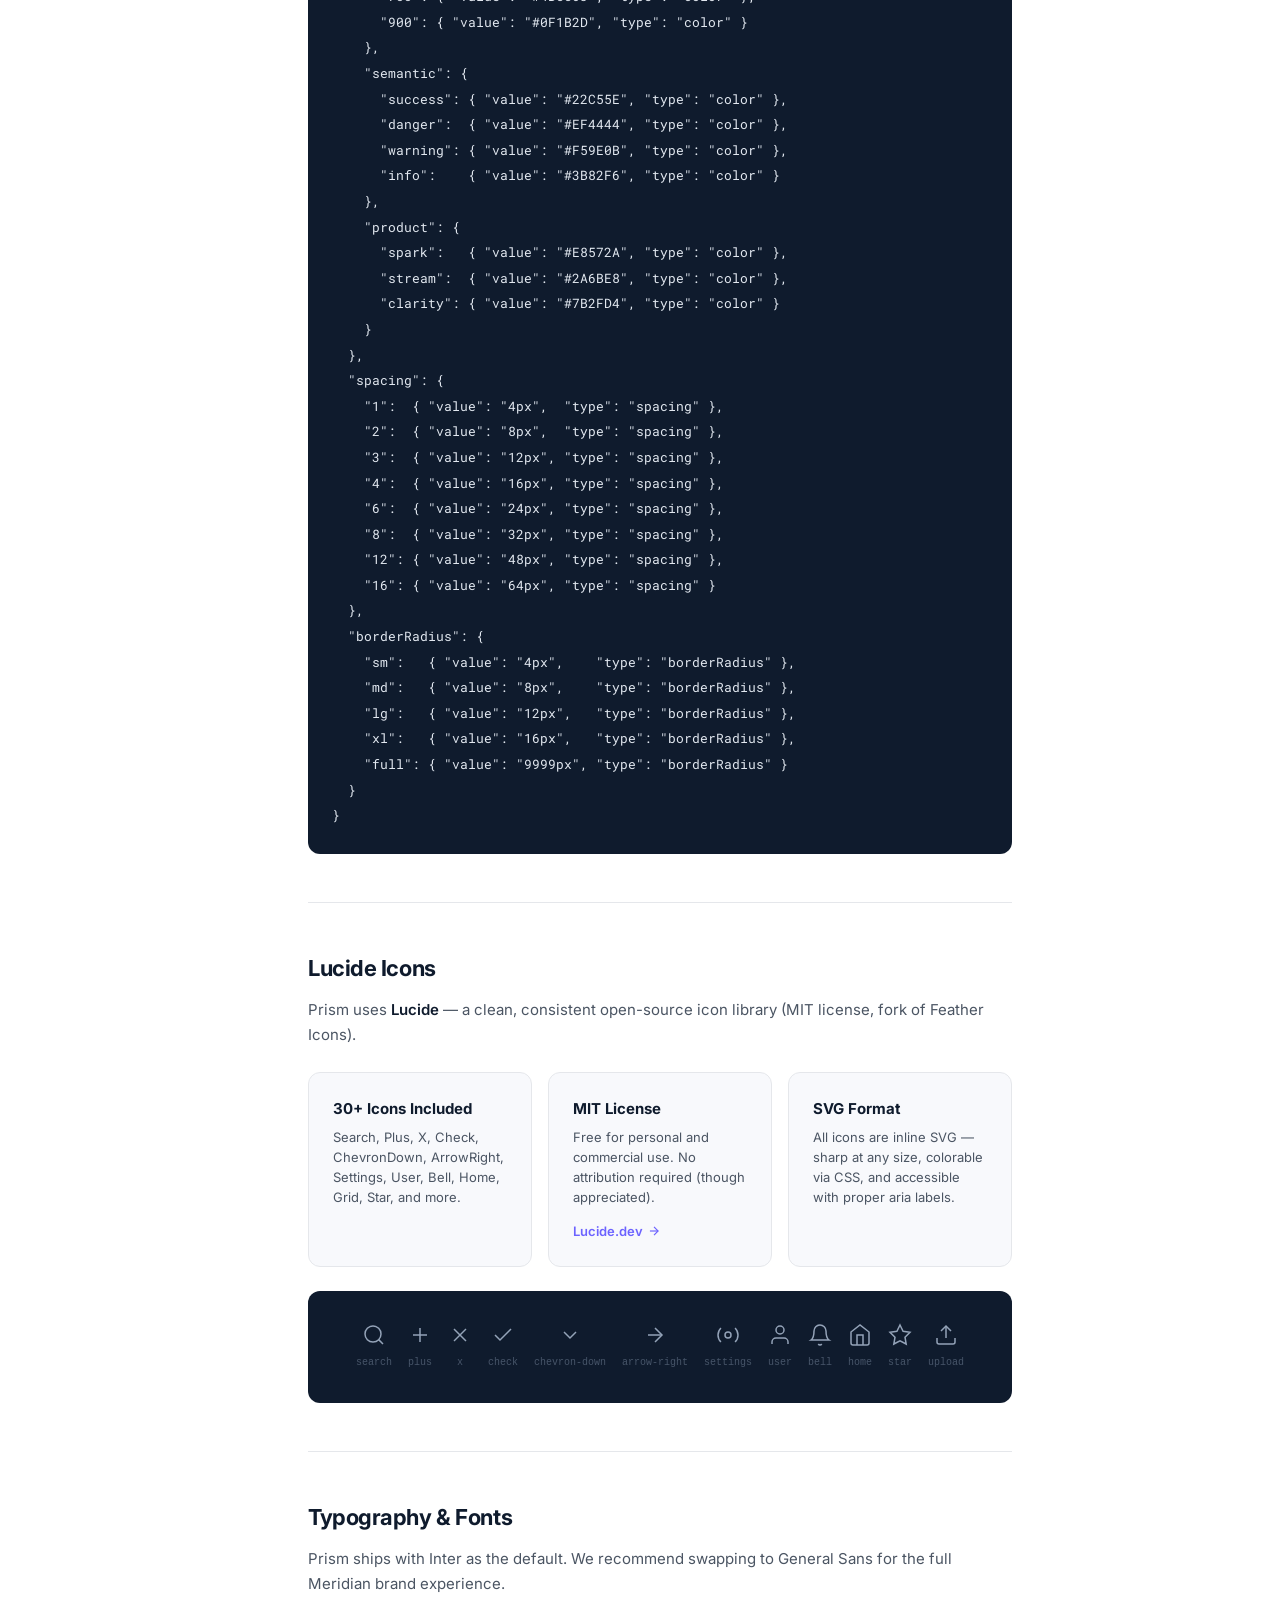
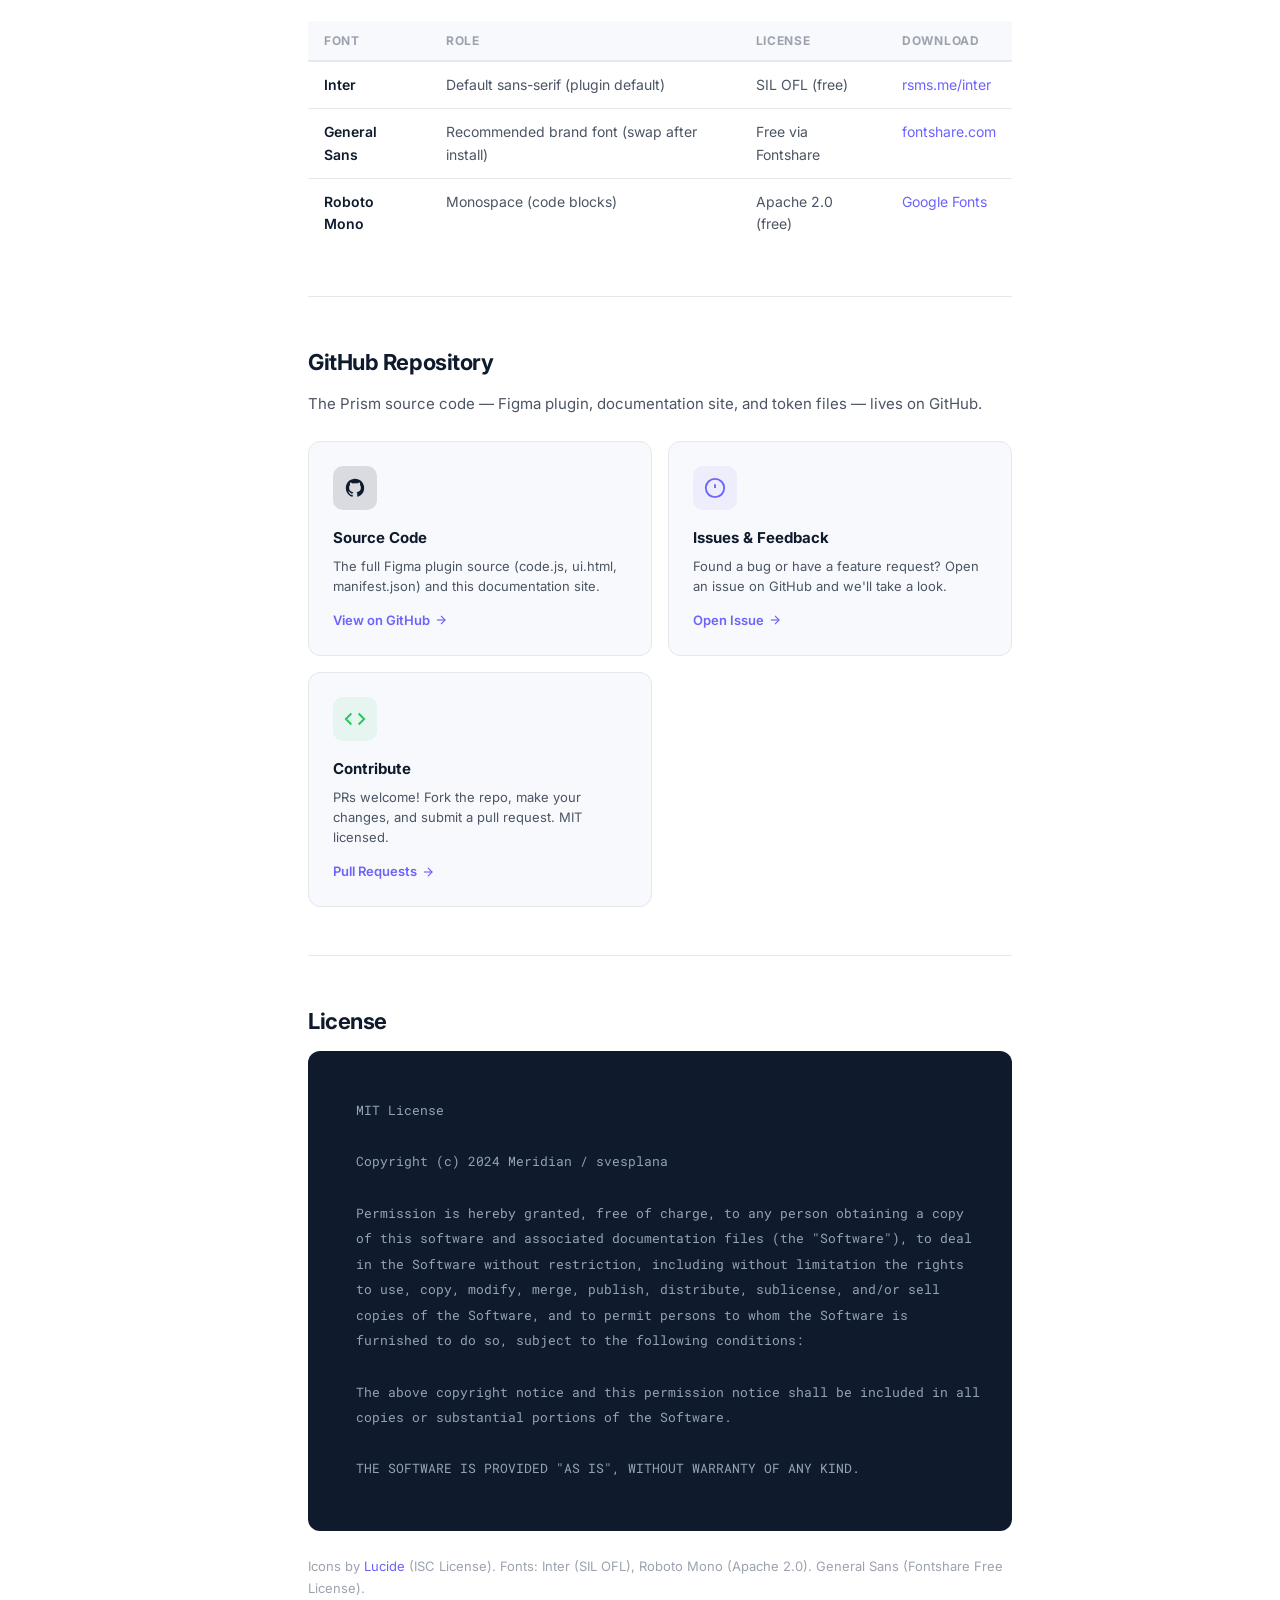
<file: resources.html>
<!DOCTYPE html>
<html lang="en">
<head>
  <meta charset="UTF-8">
  <meta name="viewport" content="width=device-width, initial-scale=1.0">
  <title>Resources — Prism Design System</title>
  <meta name="description" content="Download Figma files, design tokens, icon packs, and developer assets for Prism.">
  <link rel="preconnect" href="https://fonts.googleapis.com">
  <link rel="preconnect" href="https://fonts.gstatic.com" crossorigin>
  <link href="https://fonts.googleapis.com/css2?family=Inter:wght@400;500;600;700;800;900&family=Roboto+Mono:wght@400;500&display=swap" rel="stylesheet">
  <link rel="stylesheet" href="css/styles.css">
</head>
<body>

<div class="sidebar-overlay" id="sidebarOverlay"></div>

<div class="layout">
  <nav class="sidebar">
    <div class="sidebar-nav">
      <span class="sidebar-section-label">Overview</span>
      <a class="sidebar-item" href="index.html">
        <svg viewBox="0 0 24 24" fill="none" stroke="currentColor" stroke-width="2"><rect x="3" y="3" width="7" height="7"/><rect x="14" y="3" width="7" height="7"/><rect x="14" y="14" width="7" height="7"/><rect x="3" y="14" width="7" height="7"/></svg>
        Home
      </a>
      <a class="sidebar-item" href="get-started.html">
        <svg viewBox="0 0 24 24" fill="none" stroke="currentColor" stroke-width="2"><polygon points="5 3 19 12 5 21 5 3"/></svg>
        Get Started
      </a>

      <div class="sidebar-divider"></div>
      <span class="sidebar-section-label">Design</span>
      <a class="sidebar-item" href="foundations.html">
        <svg viewBox="0 0 24 24" fill="none" stroke="currentColor" stroke-width="2"><circle cx="12" cy="12" r="10"/><circle cx="12" cy="12" r="4"/></svg>
        Foundations
      </a>

      <div class="sidebar-divider"></div>
      <span class="sidebar-section-label">Components</span>
      <a class="sidebar-item" href="components.html">
        <svg viewBox="0 0 24 24" fill="none" stroke="currentColor" stroke-width="2"><path d="M12 2l3.09 6.26L22 9.27l-5 4.87 1.18 6.88L12 17.77l-6.18 3.25L7 14.14 2 9.27l6.91-1.01L12 2z"/></svg>
        All Components
        <span class="sidebar-badge">25+</span>
      </a>

      <div class="sidebar-divider"></div>
      <span class="sidebar-section-label">Resources</span>
      <a class="sidebar-item active" href="resources.html">
        <svg viewBox="0 0 24 24" fill="none" stroke="currentColor" stroke-width="2"><path d="M21 15v4a2 2 0 01-2 2H5a2 2 0 01-2-2v-4"/><polyline points="17 8 12 3 7 8"/><line x1="12" y1="3" x2="12" y2="15"/></svg>
        Downloads & Tokens
        <span class="sidebar-badge new">New</span>
      </a>
      <div class="sidebar-sub">
        <a class="sidebar-item" href="#figma">Figma Files</a>
        <a class="sidebar-item" href="#tokens">Token JSON</a>
        <a class="sidebar-item" href="#icons">Icons</a>
        <a class="sidebar-item" href="#fonts">Fonts</a>
        <a class="sidebar-item" href="#github">GitHub</a>
      </div>
    </div>
  </nav>

  <div class="main">
    <div class="content">
      <p class="page-eyebrow">Resources</p>
      <h1 class="page-title">Downloads & Assets</h1>
      <p class="page-lead">Everything you need to start using Prism — Figma files, token exports, icon packs, and source code.</p>

      <!-- FIGMA FILES -->
      <h2 class="section-title" id="figma">Figma Files</h2>
      <p class="section-desc">Use our Figma plugin to generate the full design system locally in any Figma file. No shared library fees, no subscription needed.</p>

      <div class="card-grid">
        <div class="card">
          <div class="card-icon" style="background:#F24E1E22;">
            <svg viewBox="0 0 24 24" fill="none" stroke="#F24E1E" stroke-width="2"><rect x="5" y="2" width="14" height="20" rx="2"/><path d="M12 2v10"/><circle cx="12" cy="17" r="2"/></svg>
          </div>
          <h3>Prism Full Kit</h3>
          <p>Complete design system with all 5 pages — foundations, 3 product themes, and icon library. Generated via plugin.</p>
          <a class="card-link" href="get-started.html#figma-plugin">Install Plugin <svg viewBox="0 0 24 24" fill="none" stroke="currentColor" stroke-width="2"><line x1="5" y1="12" x2="19" y2="12"/><polyline points="12 5 19 12 12 19"/></svg></a>
        </div>
        <div class="card">
          <div class="card-icon" style="background:#F24E1E22;">
            <svg viewBox="0 0 24 24" fill="none" stroke="#F24E1E" stroke-width="2"><circle cx="12" cy="12" r="10"/><circle cx="12" cy="12" r="4"/></svg>
          </div>
          <h3>Foundations Only</h3>
          <p>Just the color styles, text styles, and spacing tokens — ideal as a base for your own custom component library.</p>
          <a class="card-link" href="get-started.html#figma-plugin">Install Plugin <svg viewBox="0 0 24 24" fill="none" stroke="currentColor" stroke-width="2"><line x1="5" y1="12" x2="19" y2="12"/><polyline points="12 5 19 12 12 19"/></svg></a>
        </div>
        <div class="card">
          <div class="card-icon" style="background:#F24E1E22;">
            <svg viewBox="0 0 24 24" fill="none" stroke="#F24E1E" stroke-width="2"><path d="M14.7 6.3a1 1 0 000 1.4l1.6 1.6a1 1 0 001.4 0l3.77-3.77a6 6 0 01-7.94 7.94l-6.91 6.91a2.12 2.12 0 01-3-3l6.91-6.91a6 6 0 017.94-7.94l-3.76 3.76z"/></svg>
          </div>
          <h3>Icon Library</h3>
          <p>30+ Lucide icons pre-arranged in a dark-background grid — ready to use in your Figma designs.</p>
          <a class="card-link" href="get-started.html#figma-plugin">Install Plugin <svg viewBox="0 0 24 24" fill="none" stroke="currentColor" stroke-width="2"><line x1="5" y1="12" x2="19" y2="12"/><polyline points="12 5 19 12 12 19"/></svg></a>
        </div>
      </div>

      <div class="callout callout-info">
        <svg class="callout-icon" viewBox="0 0 24 24" fill="none" stroke="currentColor" stroke-width="2"><circle cx="12" cy="12" r="10"/><line x1="12" y1="8" x2="12" y2="12"/><line x1="12" y1="16" x2="12.01" y2="16"/></svg>
        <div class="callout-body">
          <div class="callout-title">Plugin generates everything locally</div>
          <p class="callout-text">Because Prism is plugin-based, you own the generated Figma file completely. No external library dependencies — everything lives in your own Figma workspace.</p>
        </div>
      </div>

      <div class="divider"></div>

      <!-- TOKENS JSON -->
      <h2 class="section-title" id="tokens">Design Token JSON</h2>
      <p class="section-desc">Export Prism's tokens as JSON for use with Style Dictionary, Theo, or any token pipeline.</p>

      <div class="code-block">
        <div class="code-block-header">
          <span class="code-lang">json</span>
          <button class="code-copy-btn">
            <svg viewBox="0 0 24 24" fill="none" stroke="currentColor" stroke-width="2"><rect x="9" y="9" width="13" height="13" rx="2"/><path d="M5 15H4a2 2 0 01-2-2V4a2 2 0 012-2h9a2 2 0 012 2v1"/></svg>
            Copy
          </button>
        </div>
        <pre><code>{
  "color": {
    "brand": {
      "primary":       { "value": "#6C63FF", "type": "color" },
      "primary-dark":  { "value": "#4F46E5", "type": "color" },
      "primary-light": { "value": "#8B85FF", "type": "color" },
      "accent":        { "value": "#00D4AA", "type": "color" },
      "accent-warm":   { "value": "#F5A623", "type": "color" }
    },
    "neutral": {
      "50":  { "value": "#F8F9FC", "type": "color" },
      "100": { "value": "#F1F5F9", "type": "color" },
      "200": { "value": "#E5E7EB", "type": "color" },
      "500": { "value": "#9CA3AF", "type": "color" },
      "700": { "value": "#4B5563", "type": "color" },
      "900": { "value": "#0F1B2D", "type": "color" }
    },
    "semantic": {
      "success": { "value": "#22C55E", "type": "color" },
      "danger":  { "value": "#EF4444", "type": "color" },
      "warning": { "value": "#F59E0B", "type": "color" },
      "info":    { "value": "#3B82F6", "type": "color" }
    },
    "product": {
      "spark":   { "value": "#E8572A", "type": "color" },
      "stream":  { "value": "#2A6BE8", "type": "color" },
      "clarity": { "value": "#7B2FD4", "type": "color" }
    }
  },
  "spacing": {
    "1":  { "value": "4px",  "type": "spacing" },
    "2":  { "value": "8px",  "type": "spacing" },
    "3":  { "value": "12px", "type": "spacing" },
    "4":  { "value": "16px", "type": "spacing" },
    "6":  { "value": "24px", "type": "spacing" },
    "8":  { "value": "32px", "type": "spacing" },
    "12": { "value": "48px", "type": "spacing" },
    "16": { "value": "64px", "type": "spacing" }
  },
  "borderRadius": {
    "sm":   { "value": "4px",    "type": "borderRadius" },
    "md":   { "value": "8px",    "type": "borderRadius" },
    "lg":   { "value": "12px",   "type": "borderRadius" },
    "xl":   { "value": "16px",   "type": "borderRadius" },
    "full": { "value": "9999px", "type": "borderRadius" }
  }
}</code></pre>
      </div>

      <div class="divider"></div>

      <!-- ICONS -->
      <h2 class="section-title" id="icons">Lucide Icons</h2>
      <p class="section-desc">Prism uses <strong>Lucide</strong> — a clean, consistent open-source icon library (MIT license, fork of Feather Icons).</p>

      <div class="card-grid" style="grid-template-columns: repeat(auto-fill, minmax(200px, 1fr));">
        <div class="card">
          <h3>30+ Icons Included</h3>
          <p>Search, Plus, X, Check, ChevronDown, ArrowRight, Settings, User, Bell, Home, Grid, Star, and more.</p>
        </div>
        <div class="card">
          <h3>MIT License</h3>
          <p>Free for personal and commercial use. No attribution required (though appreciated).</p>
          <a class="card-link" href="https://lucide.dev" target="_blank">Lucide.dev <svg viewBox="0 0 24 24" fill="none" stroke="currentColor" stroke-width="2"><line x1="5" y1="12" x2="19" y2="12"/><polyline points="12 5 19 12 12 19"/></svg></a>
        </div>
        <div class="card">
          <h3>SVG Format</h3>
          <p>All icons are inline SVG — sharp at any size, colorable via CSS, and accessible with proper aria labels.</p>
        </div>
      </div>

      <!-- Icon Grid preview -->
      <div style="background:#0F1B2D;border-radius:12px;padding:32px;display:flex;flex-wrap:wrap;gap:16px;margin-bottom:24px;justify-content:center;">
        <!-- Row of common Lucide icons -->
        <div style="display:flex;flex-direction:column;align-items:center;gap:8px;">
          <svg width="24" height="24" viewBox="0 0 24 24" fill="none" stroke="#94A3B8" stroke-width="1.5"><circle cx="11" cy="11" r="8"/><line x1="21" y1="21" x2="16.65" y2="16.65"/></svg>
          <span style="font-size:10px;color:#475569;font-family:monospace;">search</span>
        </div>
        <div style="display:flex;flex-direction:column;align-items:center;gap:8px;">
          <svg width="24" height="24" viewBox="0 0 24 24" fill="none" stroke="#94A3B8" stroke-width="1.5"><line x1="12" y1="5" x2="12" y2="19"/><line x1="5" y1="12" x2="19" y2="12"/></svg>
          <span style="font-size:10px;color:#475569;font-family:monospace;">plus</span>
        </div>
        <div style="display:flex;flex-direction:column;align-items:center;gap:8px;">
          <svg width="24" height="24" viewBox="0 0 24 24" fill="none" stroke="#94A3B8" stroke-width="1.5"><line x1="18" y1="6" x2="6" y2="18"/><line x1="6" y1="6" x2="18" y2="18"/></svg>
          <span style="font-size:10px;color:#475569;font-family:monospace;">x</span>
        </div>
        <div style="display:flex;flex-direction:column;align-items:center;gap:8px;">
          <svg width="24" height="24" viewBox="0 0 24 24" fill="none" stroke="#94A3B8" stroke-width="1.5"><polyline points="20 6 9 17 4 12"/></svg>
          <span style="font-size:10px;color:#475569;font-family:monospace;">check</span>
        </div>
        <div style="display:flex;flex-direction:column;align-items:center;gap:8px;">
          <svg width="24" height="24" viewBox="0 0 24 24" fill="none" stroke="#94A3B8" stroke-width="1.5"><polyline points="6 9 12 15 18 9"/></svg>
          <span style="font-size:10px;color:#475569;font-family:monospace;">chevron-down</span>
        </div>
        <div style="display:flex;flex-direction:column;align-items:center;gap:8px;">
          <svg width="24" height="24" viewBox="0 0 24 24" fill="none" stroke="#94A3B8" stroke-width="1.5"><line x1="5" y1="12" x2="19" y2="12"/><polyline points="12 5 19 12 12 19"/></svg>
          <span style="font-size:10px;color:#475569;font-family:monospace;">arrow-right</span>
        </div>
        <div style="display:flex;flex-direction:column;align-items:center;gap:8px;">
          <svg width="24" height="24" viewBox="0 0 24 24" fill="none" stroke="#94A3B8" stroke-width="1.5"><circle cx="12" cy="12" r="3"/><path d="M19.07 4.93a10 10 0 010 14.14M4.93 4.93a10 10 0 000 14.14"/></svg>
          <span style="font-size:10px;color:#475569;font-family:monospace;">settings</span>
        </div>
        <div style="display:flex;flex-direction:column;align-items:center;gap:8px;">
          <svg width="24" height="24" viewBox="0 0 24 24" fill="none" stroke="#94A3B8" stroke-width="1.5"><path d="M20 21v-2a4 4 0 00-4-4H8a4 4 0 00-4 4v2"/><circle cx="12" cy="7" r="4"/></svg>
          <span style="font-size:10px;color:#475569;font-family:monospace;">user</span>
        </div>
        <div style="display:flex;flex-direction:column;align-items:center;gap:8px;">
          <svg width="24" height="24" viewBox="0 0 24 24" fill="none" stroke="#94A3B8" stroke-width="1.5"><path d="M18 8A6 6 0 006 8c0 7-3 9-3 9h18s-3-2-3-9"/><path d="M13.73 21a2 2 0 01-3.46 0"/></svg>
          <span style="font-size:10px;color:#475569;font-family:monospace;">bell</span>
        </div>
        <div style="display:flex;flex-direction:column;align-items:center;gap:8px;">
          <svg width="24" height="24" viewBox="0 0 24 24" fill="none" stroke="#94A3B8" stroke-width="1.5"><path d="M3 9l9-7 9 7v11a2 2 0 01-2 2H5a2 2 0 01-2-2z"/><polyline points="9 22 9 12 15 12 15 22"/></svg>
          <span style="font-size:10px;color:#475569;font-family:monospace;">home</span>
        </div>
        <div style="display:flex;flex-direction:column;align-items:center;gap:8px;">
          <svg width="24" height="24" viewBox="0 0 24 24" fill="none" stroke="#94A3B8" stroke-width="1.5"><polygon points="12 2 15.09 8.26 22 9.27 17 14.14 18.18 21.02 12 17.77 5.82 21.02 7 14.14 2 9.27 8.91 8.26 12 2"/></svg>
          <span style="font-size:10px;color:#475569;font-family:monospace;">star</span>
        </div>
        <div style="display:flex;flex-direction:column;align-items:center;gap:8px;">
          <svg width="24" height="24" viewBox="0 0 24 24" fill="none" stroke="#94A3B8" stroke-width="1.5"><path d="M21 15v4a2 2 0 01-2 2H5a2 2 0 01-2-2v-4"/><polyline points="17 8 12 3 7 8"/><line x1="12" y1="3" x2="12" y2="15"/></svg>
          <span style="font-size:10px;color:#475569;font-family:monospace;">upload</span>
        </div>
      </div>

      <div class="divider"></div>

      <!-- FONTS -->
      <h2 class="section-title" id="fonts">Typography & Fonts</h2>
      <p class="section-desc">Prism ships with Inter as the default. We recommend swapping to General Sans for the full Meridian brand experience.</p>

      <table class="doc-table">
        <thead>
          <tr>
            <th>Font</th>
            <th>Role</th>
            <th>License</th>
            <th>Download</th>
          </tr>
        </thead>
        <tbody>
          <tr>
            <td>Inter</td>
            <td>Default sans-serif (plugin default)</td>
            <td>SIL OFL (free)</td>
            <td><a href="https://rsms.me/inter/" target="_blank" style="color:#6C63FF;">rsms.me/inter</a></td>
          </tr>
          <tr>
            <td>General Sans</td>
            <td>Recommended brand font (swap after install)</td>
            <td>Free via Fontshare</td>
            <td><a href="https://www.fontshare.com/fonts/general-sans" target="_blank" style="color:#6C63FF;">fontshare.com</a></td>
          </tr>
          <tr>
            <td>Roboto Mono</td>
            <td>Monospace (code blocks)</td>
            <td>Apache 2.0 (free)</td>
            <td><a href="https://fonts.google.com/specimen/Roboto+Mono" target="_blank" style="color:#6C63FF;">Google Fonts</a></td>
          </tr>
        </tbody>
      </table>

      <div class="divider"></div>

      <!-- GITHUB -->
      <h2 class="section-title" id="github">GitHub Repository</h2>
      <p class="section-desc">The Prism source code — Figma plugin, documentation site, and token files — lives on GitHub.</p>

      <div class="card-grid">
        <div class="card">
          <div class="card-icon" style="background:#0F1B2D22;">
            <svg viewBox="0 0 24 24" fill="currentColor" style="color:#0F1B2D;"><path d="M12 2C6.477 2 2 6.484 2 12.017c0 4.425 2.865 8.18 6.839 9.504.5.092.682-.217.682-.483 0-.237-.008-.868-.013-1.703-2.782.605-3.369-1.343-3.369-1.343-.454-1.158-1.11-1.466-1.11-1.466-.908-.62.069-.608.069-.608 1.003.07 1.531 1.032 1.531 1.032.892 1.53 2.341 1.088 2.91.832.092-.647.35-1.088.636-1.338-2.22-.253-4.555-1.113-4.555-4.951 0-1.093.39-1.988 1.029-2.688-.103-.253-.446-1.272.098-2.65 0 0 .84-.27 2.75 1.026A9.564 9.564 0 0112 6.844c.85.004 1.705.115 2.504.337 1.909-1.296 2.747-1.027 2.747-1.027.546 1.379.202 2.398.1 2.651.64.7 1.028 1.595 1.028 2.688 0 3.848-2.339 4.695-4.566 4.943.359.309.678.92.678 1.855 0 1.338-.012 2.419-.012 2.747 0 .268.18.58.688.482A10.019 10.019 0 0022 12.017C22 6.484 17.522 2 12 2z"/></svg>
          </div>
          <h3>Source Code</h3>
          <p>The full Figma plugin source (code.js, ui.html, manifest.json) and this documentation site.</p>
          <a class="card-link" href="https://github.com/svesplana/Prism-Design-System" target="_blank">View on GitHub <svg viewBox="0 0 24 24" fill="none" stroke="currentColor" stroke-width="2"><line x1="5" y1="12" x2="19" y2="12"/><polyline points="12 5 19 12 12 19"/></svg></a>
        </div>
        <div class="card">
          <div class="card-icon" style="background:#6C63FF15;">
            <svg viewBox="0 0 24 24" fill="none" stroke="#6C63FF" stroke-width="2"><circle cx="12" cy="12" r="10"/><line x1="12" y1="8" x2="12" y2="12"/><line x1="12" y1="16" x2="12.01" y2="16"/></svg>
          </div>
          <h3>Issues & Feedback</h3>
          <p>Found a bug or have a feature request? Open an issue on GitHub and we'll take a look.</p>
          <a class="card-link" href="https://github.com/svesplana/Prism-Design-System/issues" target="_blank">Open Issue <svg viewBox="0 0 24 24" fill="none" stroke="currentColor" stroke-width="2"><line x1="5" y1="12" x2="19" y2="12"/><polyline points="12 5 19 12 12 19"/></svg></a>
        </div>
        <div class="card">
          <div class="card-icon" style="background:#22C55E15;">
            <svg viewBox="0 0 24 24" fill="none" stroke="#22C55E" stroke-width="2"><polyline points="16 18 22 12 16 6"/><polyline points="8 6 2 12 8 18"/></svg>
          </div>
          <h3>Contribute</h3>
          <p>PRs welcome! Fork the repo, make your changes, and submit a pull request. MIT licensed.</p>
          <a class="card-link" href="https://github.com/svesplana/Prism-Design-System/pulls" target="_blank">Pull Requests <svg viewBox="0 0 24 24" fill="none" stroke="currentColor" stroke-width="2"><line x1="5" y1="12" x2="19" y2="12"/><polyline points="12 5 19 12 12 19"/></svg></a>
        </div>
      </div>

      <div class="divider"></div>

      <!-- License -->
      <h2 class="section-title">License</h2>
      <div style="background:var(--surface-code);border-radius:12px;padding:24px;margin-bottom:24px;">
        <pre style="margin:0;"><code style="color:#94A3B8;font-size:13px;line-height:1.7;">MIT License

Copyright (c) 2024 Meridian / svesplana

Permission is hereby granted, free of charge, to any person obtaining a copy
of this software and associated documentation files (the "Software"), to deal
in the Software without restriction, including without limitation the rights
to use, copy, modify, merge, publish, distribute, sublicense, and/or sell
copies of the Software, and to permit persons to whom the Software is
furnished to do so, subject to the following conditions:

The above copyright notice and this permission notice shall be included in all
copies or substantial portions of the Software.

THE SOFTWARE IS PROVIDED "AS IS", WITHOUT WARRANTY OF ANY KIND.</code></pre>
      </div>
      <p style="font-size:13px;color:var(--text-muted);">Icons by <a href="https://lucide.dev" target="_blank">Lucide</a> (ISC License). Fonts: Inter (SIL OFL), Roboto Mono (Apache 2.0). General Sans (Fontshare Free License).</p>

    </div>

    <!-- TOC -->
    <div class="toc-sidebar">
      <div class="toc-wrap">
        <div class="toc-title">On this page</div>
        <div class="toc-list">
          <a class="toc-link" href="#figma">Figma Files</a>
          <a class="toc-link" href="#tokens">Token JSON</a>
          <a class="toc-link" href="#icons">Icons</a>
          <a class="toc-link" href="#fonts">Fonts</a>
          <a class="toc-link" href="#github">GitHub</a>
        </div>
      </div>
    </div>
  </div>
</div>

<script src="js/main.js"></script>
</body>
</html>
</file>
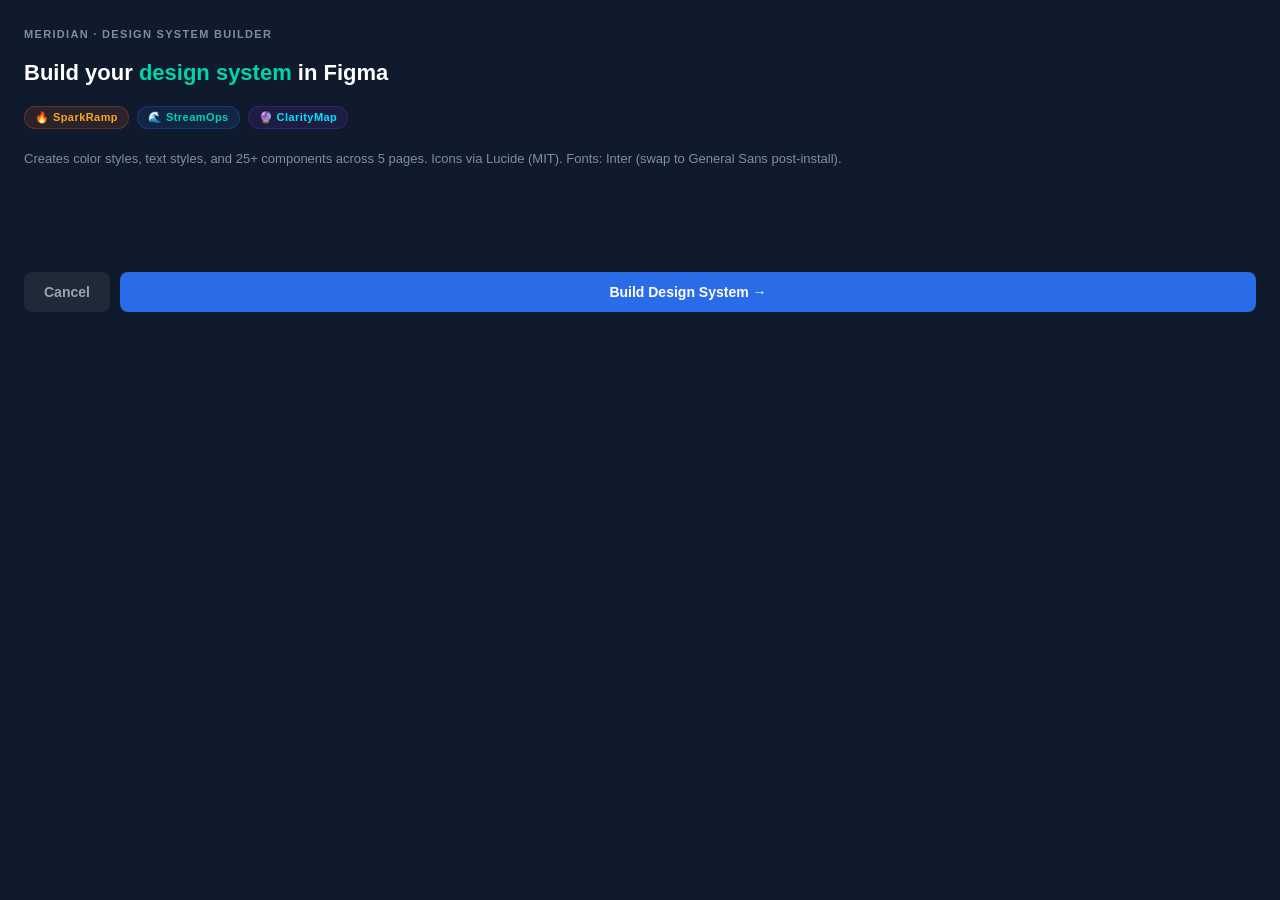
<file: ui.html>
<!DOCTYPE html>
<html>
<head>
<meta charset="utf-8">
<style>
  * { box-sizing: border-box; margin: 0; padding: 0; }
  body {
    font-family: -apple-system, BlinkMacSystemFont, 'Inter', sans-serif;
    background: #0F1B2D;
    color: #fff;
    padding: 28px 24px;
    min-height: 340px;
    display: flex;
    flex-direction: column;
    gap: 20px;
  }
  .logo {
    font-size: 11px;
    font-weight: 600;
    letter-spacing: 0.12em;
    text-transform: uppercase;
    color: #7B8FA3;
  }
  h1 {
    font-size: 22px;
    font-weight: 700;
    line-height: 1.2;
    color: #fff;
  }
  h1 span { color: #00D4AA; }
  .products {
    display: flex;
    gap: 8px;
    flex-wrap: wrap;
  }
  .tag {
    font-size: 11px;
    font-weight: 600;
    padding: 4px 10px;
    border-radius: 999px;
    letter-spacing: 0.04em;
  }
  .tag.spark   { background: #E8572A22; color: #F5A623; border: 1px solid #E8572A44; }
  .tag.stream  { background: #2A6BE822; color: #00D4AA; border: 1px solid #2A6BE844; }
  .tag.clarity { background: #7B2FD422; color: #00E5FF; border: 1px solid #7B2FD444; }
  .desc {
    font-size: 13px;
    color: #7B8FA3;
    line-height: 1.6;
  }
  .progress-wrap {
    display: none;
    flex-direction: column;
    gap: 8px;
  }
  .progress-wrap.visible { display: flex; }
  .progress-bar-bg {
    width: 100%;
    height: 4px;
    background: #1F2937;
    border-radius: 999px;
    overflow: hidden;
  }
  .progress-bar-fill {
    height: 100%;
    width: 0%;
    background: linear-gradient(90deg, #2A6BE8, #00D4AA);
    border-radius: 999px;
    transition: width 0.4s ease;
  }
  .progress-text {
    font-size: 12px;
    color: #7B8FA3;
  }
  .actions { display: flex; gap: 10px; margin-top: auto; }
  button {
    flex: 1;
    padding: 12px;
    border: none;
    border-radius: 8px;
    font-size: 14px;
    font-weight: 600;
    cursor: pointer;
    transition: opacity 0.15s;
  }
  button:hover { opacity: 0.9; }
  button:disabled { opacity: 0.4; cursor: not-allowed; }
  #buildBtn { background: #2A6BE8; color: #fff; }
  #cancelBtn { background: #1F2937; color: #9CA3AF; flex: 0 0 auto; padding: 12px 20px; }
  .done-msg {
    display: none;
    font-size: 14px;
    color: #22C55E;
    font-weight: 600;
    text-align: center;
    padding: 8px;
  }
  .done-msg.visible { display: block; }
</style>
</head>
<body>
  <div class="logo">Meridian · Design System Builder</div>
  <h1>Build your <span>design system</span> in Figma</h1>

  <div class="products">
    <span class="tag spark">🔥 SparkRamp</span>
    <span class="tag stream">🌊 StreamOps</span>
    <span class="tag clarity">🔮 ClarityMap</span>
  </div>

  <p class="desc">
    Creates color styles, text styles, and 25+ components across 5 pages.
    Icons via Lucide (MIT). Fonts: Inter (swap to General Sans post-install).
  </p>

  <div class="progress-wrap" id="progressWrap">
    <div class="progress-bar-bg">
      <div class="progress-bar-fill" id="progressFill"></div>
    </div>
    <div class="progress-text" id="progressText">Starting...</div>
  </div>

  <div class="done-msg" id="doneMsg">✅ Design system built successfully!</div>

  <div class="actions">
    <button id="cancelBtn" onclick="cancel()">Cancel</button>
    <button id="buildBtn" onclick="build()">Build Design System →</button>
  </div>

<script>
  let step = 0;
  const steps = 8;

  function build() {
    document.getElementById('buildBtn').disabled = true;
    document.getElementById('progressWrap').classList.add('visible');
    parent.postMessage({ pluginMessage: { type: 'start' } }, '*');
  }

  function cancel() {
    parent.postMessage({ pluginMessage: { type: 'cancel' } }, '*');
  }

  window.onmessage = (e) => {
    const msg = e.data.pluginMessage;
    if (!msg) return;
    if (msg.type === 'progress') {
      step++;
      document.getElementById('progressFill').style.width = `${Math.round((step/steps)*100)}%`;
      document.getElementById('progressText').textContent = msg.text;
    }
    if (msg.type === 'done') {
      document.getElementById('progressFill').style.width = '100%';
      document.getElementById('progressText').textContent = 'Complete!';
      document.getElementById('doneMsg').classList.add('visible');
    }
    if (msg.type === 'error') {
      document.getElementById('progressText').textContent = '❌ ' + msg.message;
      document.getElementById('buildBtn').disabled = false;
    }
  };
</script>
</body>
</html>
</file>
<file: css/styles.css>
/* ========================================
   Prism Design System — Documentation Site
   ======================================== */

:root {
  /* Brand Colors */
  --color-primary: #6C63FF;
  --color-primary-light: #8B85FF;
  --color-primary-dark: #4F46E5;
  --color-accent: #00D4AA;
  --color-accent-warm: #F5A623;

  /* Surfaces */
  --surface-bg: #FFFFFF;
  --surface-sidebar: #0F1B2D;
  --surface-sidebar-hover: #1A2B42;
  --surface-sidebar-active: #1F3354;
  --surface-card: #F8F9FC;
  --surface-code: #0F1B2D;
  --surface-topbar: #FFFFFF;

  /* Text */
  --text-primary: #0F1B2D;
  --text-secondary: #4B5563;
  --text-muted: #9CA3AF;
  --text-sidebar: #94A3B8;
  --text-sidebar-active: #FFFFFF;
  --text-sidebar-label: #475569;
  --text-link: #6C63FF;

  /* Borders */
  --border-color: #E5E7EB;
  --border-sidebar: #1A2B42;

  /* Sidebar */
  --sidebar-width: 260px;
  --topbar-height: 0px;

  /* Typography */
  --font-sans: 'Inter', -apple-system, BlinkMacSystemFont, 'Segoe UI', sans-serif;
  --font-mono: 'Roboto Mono', 'Fira Code', monospace;

  /* Spacing */
  --content-max-width: 860px;

  /* Shadows */
  --shadow-sm: 0 1px 3px rgba(0,0,0,0.06);
  --shadow-md: 0 4px 16px rgba(0,0,0,0.08);
  --shadow-lg: 0 8px 32px rgba(0,0,0,0.12);

  /* Transitions */
  --transition: 0.2s ease;

  /* Product Colors */
  --spark: #E8572A;
  --stream: #2A6BE8;
  --clarity: #7B2FD4;
}

/* ---- Reset ---- */
*, *::before, *::after { box-sizing: border-box; margin: 0; padding: 0; }
html { scroll-behavior: smooth; font-size: 16px; }
body {
  font-family: var(--font-sans);
  background: var(--surface-bg);
  color: var(--text-primary);
  line-height: 1.6;
  -webkit-font-smoothing: antialiased;
}
a { color: var(--text-link); text-decoration: none; }
a:hover { text-decoration: underline; }
img { max-width: 100%; display: block; }
ul, ol { list-style: none; }
button { font-family: var(--font-sans); cursor: pointer; border: none; background: none; }

/* ---- Layout ---- */
.layout {
  display: flex;
  min-height: 100vh;
}

/* ---- Topbar ---- */
.topbar {
  position: fixed;
  top: 0; left: 0; right: 0;
  height: var(--topbar-height);
  background: var(--surface-topbar);
  border-bottom: 1px solid var(--border-color);
  display: flex;
  align-items: center;
  justify-content: space-between;
  padding: 0 24px 0 0;
  z-index: 100;
  box-shadow: var(--shadow-sm);
}
.topbar-left {
  width: var(--sidebar-width);
  display: flex;
  align-items: center;
  padding: 0 24px;
  gap: 10px;
  flex-shrink: 0;
}
.topbar-logo {
  display: flex;
  align-items: center;
  gap: 10px;
  text-decoration: none;
}
.topbar-logo-mark {
  width: 32px;
  height: 32px;
  background: linear-gradient(135deg, #6C63FF, #00D4AA);
  border-radius: 8px;
  display: flex;
  align-items: center;
  justify-content: center;
  flex-shrink: 0;
}
.topbar-logo-mark svg { width: 18px; height: 18px; }
.topbar-logo-name {
  font-size: 18px;
  font-weight: 700;
  color: var(--text-primary);
  letter-spacing: -0.02em;
}
.topbar-logo-version {
  font-size: 10px;
  font-weight: 600;
  background: var(--surface-card);
  border: 1px solid var(--border-color);
  color: var(--text-muted);
  padding: 2px 7px;
  border-radius: 999px;
  letter-spacing: 0.04em;
}
.topbar-center {
  flex: 1;
  max-width: 480px;
  margin: 0 24px;
}
.search-bar {
  display: flex;
  align-items: center;
  gap: 10px;
  background: var(--surface-card);
  border: 1px solid var(--border-color);
  border-radius: 8px;
  padding: 0 14px;
  height: 38px;
  transition: border-color var(--transition);
}
.search-bar:focus-within { border-color: var(--color-primary); }
.search-bar svg { color: var(--text-muted); flex-shrink: 0; }
.search-bar input {
  border: none;
  background: none;
  outline: none;
  font-size: 14px;
  color: var(--text-primary);
  width: 100%;
  font-family: var(--font-sans);
}
.search-bar input::placeholder { color: var(--text-muted); }
.search-shortcut {
  font-size: 11px;
  color: var(--text-muted);
  background: var(--surface-bg);
  border: 1px solid var(--border-color);
  padding: 2px 6px;
  border-radius: 4px;
  flex-shrink: 0;
  font-family: var(--font-mono);
}
.topbar-right {
  display: flex;
  align-items: center;
  gap: 12px;
}
.topbar-link {
  font-size: 14px;
  color: var(--text-secondary);
  font-weight: 500;
  transition: color var(--transition);
  padding: 6px 10px;
  border-radius: 6px;
}
.topbar-link:hover { color: var(--text-primary); background: var(--surface-card); text-decoration: none; }
.topbar-github {
  display: flex;
  align-items: center;
  gap: 6px;
  font-size: 14px;
  color: var(--text-secondary);
  font-weight: 500;
  padding: 6px 12px;
  border-radius: 6px;
  border: 1px solid var(--border-color);
  transition: all var(--transition);
}
.topbar-github:hover { background: var(--surface-card); color: var(--text-primary); text-decoration: none; }
.topbar-github svg { width: 16px; height: 16px; }
.topbar-version-badge {
  font-size: 12px;
  font-weight: 600;
  background: linear-gradient(135deg, #6C63FF22, #00D4AA22);
  border: 1px solid #6C63FF44;
  color: var(--color-primary);
  padding: 4px 10px;
  border-radius: 999px;
}

/* ---- Sidebar ---- */
.sidebar {
  width: var(--sidebar-width);
  background: var(--surface-sidebar);
  position: fixed;
  top: var(--topbar-height);
  left: 0;
  bottom: 0;
  overflow-y: auto;
  overflow-x: hidden;
  z-index: 90;
  scrollbar-width: thin;
  scrollbar-color: #1F3354 transparent;
}
.sidebar::-webkit-scrollbar { width: 4px; }
.sidebar::-webkit-scrollbar-track { background: transparent; }
.sidebar::-webkit-scrollbar-thumb { background: #1F3354; border-radius: 4px; }
.sidebar-nav { padding: 16px 0 40px; }
.sidebar-section-label {
  font-size: 10px;
  font-weight: 700;
  letter-spacing: 0.1em;
  text-transform: uppercase;
  color: var(--text-sidebar-label);
  padding: 16px 20px 6px;
  display: block;
}
.sidebar-item {
  display: flex;
  align-items: center;
  gap: 10px;
  padding: 8px 20px;
  font-size: 14px;
  color: var(--text-sidebar);
  font-weight: 500;
  text-decoration: none;
  border-radius: 0;
  transition: all var(--transition);
  border-left: 3px solid transparent;
  position: relative;
}
.sidebar-item svg { width: 16px; height: 16px; flex-shrink: 0; opacity: 0.7; }
.sidebar-item:hover {
  color: #CBD5E1;
  background: var(--surface-sidebar-hover);
  text-decoration: none;
}
.sidebar-item.active {
  color: var(--text-sidebar-active);
  background: var(--surface-sidebar-active);
  border-left-color: var(--color-primary);
}
.sidebar-item.active svg { opacity: 1; }
.sidebar-sub {
  padding-left: 0;
}
.sidebar-sub .sidebar-item {
  padding-left: 46px;
  font-size: 13px;
  font-weight: 400;
}
.sidebar-divider {
  height: 1px;
  background: var(--border-sidebar);
  margin: 8px 20px;
}
.sidebar-badge {
  margin-left: auto;
  font-size: 10px;
  font-weight: 700;
  padding: 2px 7px;
  border-radius: 999px;
  background: var(--color-primary);
  color: white;
  letter-spacing: 0.04em;
}
.sidebar-badge.new { background: #22C55E; }

/* ---- Main Content ---- */
.main {
  margin-left: var(--sidebar-width);
  margin-top: var(--topbar-height);
  flex: 1;
  min-width: 0;
  display: flex;
}
.content {
  flex: 1;
  padding: 48px 48px 80px;
  max-width: calc(var(--content-max-width) + 96px);
  min-width: 0;
}
.toc-sidebar {
  width: 220px;
  flex-shrink: 0;
  padding: 48px 0 48px 24px;
}

/* ---- TOC ---- */
.toc-wrap {
  position: sticky;
  top: calc(var(--topbar-height) + 24px);
}
.toc-title {
  font-size: 11px;
  font-weight: 700;
  text-transform: uppercase;
  letter-spacing: 0.1em;
  color: var(--text-muted);
  margin-bottom: 12px;
}
.toc-list { display: flex; flex-direction: column; gap: 2px; }
.toc-link {
  font-size: 13px;
  color: var(--text-muted);
  text-decoration: none;
  padding: 4px 8px;
  border-radius: 4px;
  border-left: 2px solid transparent;
  transition: all var(--transition);
  display: block;
}
.toc-link:hover { color: var(--text-primary); text-decoration: none; }
.toc-link.active {
  color: var(--color-primary);
  border-left-color: var(--color-primary);
  background: #6C63FF0D;
}
.toc-link.sub { padding-left: 20px; font-size: 12px; }

/* ---- Typography ---- */
.page-eyebrow {
  font-size: 12px;
  font-weight: 600;
  letter-spacing: 0.08em;
  text-transform: uppercase;
  color: var(--color-primary);
  margin-bottom: 12px;
}
.page-title {
  font-size: 36px;
  font-weight: 800;
  line-height: 1.15;
  letter-spacing: -0.03em;
  color: var(--text-primary);
  margin-bottom: 16px;
}
.page-lead {
  font-size: 17px;
  color: var(--text-secondary);
  line-height: 1.65;
  max-width: 640px;
  margin-bottom: 40px;
}
.section-title {
  font-size: 22px;
  font-weight: 700;
  letter-spacing: -0.02em;
  color: var(--text-primary);
  margin-bottom: 12px;
  scroll-margin-top: calc(var(--topbar-height) + 24px);
}
.section-desc {
  font-size: 15px;
  color: var(--text-secondary);
  line-height: 1.65;
  margin-bottom: 24px;
}
.subsection-title {
  font-size: 16px;
  font-weight: 600;
  color: var(--text-primary);
  margin-bottom: 10px;
  scroll-margin-top: calc(var(--topbar-height) + 24px);
}
.divider {
  height: 1px;
  background: var(--border-color);
  margin: 48px 0;
}
p { color: var(--text-secondary); line-height: 1.7; margin-bottom: 16px; }
p:last-child { margin-bottom: 0; }
strong { color: var(--text-primary); font-weight: 600; }

/* ---- Code ---- */
code {
  font-family: var(--font-mono);
  font-size: 13px;
  background: var(--surface-card);
  border: 1px solid var(--border-color);
  padding: 2px 6px;
  border-radius: 4px;
  color: var(--color-primary-dark);
}
pre {
  background: var(--surface-code);
  border-radius: 12px;
  padding: 24px;
  overflow-x: auto;
  margin-bottom: 24px;
}
pre code {
  font-size: 13px;
  background: none;
  border: none;
  padding: 0;
  color: #E2E8F0;
  line-height: 1.7;
}
.code-block {
  position: relative;
  margin-bottom: 24px;
}
.code-block-header {
  display: flex;
  align-items: center;
  justify-content: space-between;
  background: #1A2B42;
  border-radius: 12px 12px 0 0;
  padding: 10px 16px;
}
.code-block-header pre {
  border-radius: 0 0 12px 12px;
  margin-bottom: 0;
}
.code-lang {
  font-size: 11px;
  font-weight: 600;
  text-transform: uppercase;
  letter-spacing: 0.08em;
  color: #64748B;
  font-family: var(--font-mono);
}
.code-copy-btn {
  font-size: 12px;
  color: #64748B;
  background: none;
  border: none;
  cursor: pointer;
  display: flex;
  align-items: center;
  gap: 6px;
  padding: 4px 8px;
  border-radius: 4px;
  transition: all var(--transition);
  font-family: var(--font-sans);
}
.code-copy-btn:hover { color: #94A3B8; background: #1F3354; }
.code-copy-btn svg { width: 14px; height: 14px; }

/* ---- Cards / Grids ---- */
.card-grid {
  display: grid;
  grid-template-columns: repeat(auto-fill, minmax(240px, 1fr));
  gap: 16px;
  margin-bottom: 24px;
}
.card {
  background: var(--surface-card);
  border: 1px solid var(--border-color);
  border-radius: 12px;
  padding: 24px;
  transition: all var(--transition);
}
.card:hover {
  border-color: var(--color-primary);
  box-shadow: var(--shadow-md);
  transform: translateY(-2px);
}
.card-icon {
  width: 44px;
  height: 44px;
  border-radius: 10px;
  display: flex;
  align-items: center;
  justify-content: center;
  margin-bottom: 16px;
}
.card-icon svg { width: 22px; height: 22px; }
.card h3 {
  font-size: 15px;
  font-weight: 700;
  color: var(--text-primary);
  margin-bottom: 6px;
}
.card p { font-size: 13px; color: var(--text-secondary); line-height: 1.55; margin-bottom: 0; }
.card-link {
  display: flex;
  align-items: center;
  gap: 4px;
  font-size: 13px;
  font-weight: 600;
  color: var(--color-primary);
  margin-top: 14px;
  text-decoration: none;
}
.card-link:hover { text-decoration: underline; }
.card-link svg { width: 14px; height: 14px; }

/* ---- Buttons ---- */
.btn {
  display: inline-flex;
  align-items: center;
  gap: 8px;
  padding: 10px 20px;
  border-radius: 8px;
  font-size: 14px;
  font-weight: 600;
  text-decoration: none;
  transition: all var(--transition);
  cursor: pointer;
  border: 2px solid transparent;
}
.btn-primary {
  background: var(--color-primary);
  color: white;
}
.btn-primary:hover { background: var(--color-primary-dark); color: white; text-decoration: none; }
.btn-outline {
  background: transparent;
  color: var(--color-primary);
  border-color: var(--color-primary);
}
.btn-outline:hover { background: var(--color-primary); color: white; text-decoration: none; }
.btn-ghost {
  background: var(--surface-card);
  color: var(--text-primary);
  border-color: var(--border-color);
}
.btn-ghost:hover { background: var(--border-color); text-decoration: none; }
.btn svg { width: 16px; height: 16px; }
.btn-group { display: flex; gap: 12px; flex-wrap: wrap; margin-bottom: 32px; }

/* ---- Color Swatches ---- */
.swatch-grid {
  display: grid;
  grid-template-columns: repeat(auto-fill, minmax(120px, 1fr));
  gap: 12px;
  margin-bottom: 24px;
}
.swatch {
  border-radius: 10px;
  overflow: hidden;
  border: 1px solid var(--border-color);
}
.swatch-color {
  height: 72px;
}
.swatch-info {
  padding: 10px;
  background: var(--surface-bg);
}
.swatch-name {
  font-size: 12px;
  font-weight: 600;
  color: var(--text-primary);
  display: block;
}
.swatch-hex {
  font-size: 11px;
  color: var(--text-muted);
  font-family: var(--font-mono);
  display: block;
}

/* ---- Type Scale ---- */
.type-scale { display: flex; flex-direction: column; gap: 0; }
.type-row {
  display: flex;
  align-items: baseline;
  gap: 24px;
  padding: 16px 0;
  border-bottom: 1px solid var(--border-color);
}
.type-row:last-child { border-bottom: none; }
.type-meta {
  width: 160px;
  flex-shrink: 0;
}
.type-label { font-size: 11px; font-weight: 700; color: var(--text-muted); text-transform: uppercase; letter-spacing: 0.08em; }
.type-spec { font-size: 11px; color: var(--text-muted); font-family: var(--font-mono); margin-top: 2px; }
.type-sample { flex: 1; color: var(--text-primary); }

/* ---- Spacing Scale ---- */
.spacing-scale { display: flex; flex-direction: column; gap: 12px; }
.spacing-row { display: flex; align-items: center; gap: 20px; }
.spacing-bar-wrap { flex: 1; height: 24px; background: var(--surface-card); border-radius: 4px; overflow: hidden; }
.spacing-bar { height: 100%; background: linear-gradient(90deg, #6C63FF44, #6C63FF); border-radius: 4px; }
.spacing-label { width: 60px; font-size: 12px; color: var(--text-muted); text-align: right; font-family: var(--font-mono); }
.spacing-value { width: 80px; font-size: 12px; font-weight: 600; color: var(--text-primary); font-family: var(--font-mono); }

/* ---- Component Preview ---- */
.component-preview {
  background: var(--surface-card);
  border: 1px solid var(--border-color);
  border-radius: 12px;
  overflow: hidden;
  margin-bottom: 8px;
}
.component-preview-inner {
  padding: 40px;
  display: flex;
  align-items: center;
  justify-content: center;
  flex-wrap: wrap;
  gap: 16px;
  min-height: 140px;
}
.component-preview-dark { background: #0F1B2D; }
.component-preview-label {
  padding: 8px 16px;
  background: var(--surface-bg);
  border-top: 1px solid var(--border-color);
  font-size: 12px;
  color: var(--text-muted);
  font-family: var(--font-mono);
}

/* ---- Demo Components ---- */
.demo-btn {
  display: inline-flex;
  align-items: center;
  gap: 8px;
  padding: 10px 20px;
  border-radius: 8px;
  font-size: 14px;
  font-weight: 600;
  cursor: pointer;
  border: 2px solid transparent;
  font-family: var(--font-sans);
  transition: all var(--transition);
}
.demo-btn-primary { background: #6C63FF; color: white; }
.demo-btn-primary:hover { background: #4F46E5; }
.demo-btn-secondary { background: white; color: #6C63FF; border-color: #6C63FF; }
.demo-btn-secondary:hover { background: #6C63FF10; }
.demo-btn-ghost { background: transparent; color: #4B5563; border-color: #E5E7EB; }
.demo-btn-ghost:hover { background: #F3F4F6; }
.demo-btn-danger { background: #EF4444; color: white; }
.demo-btn-danger:hover { background: #DC2626; }

.demo-badge {
  display: inline-flex;
  align-items: center;
  gap: 4px;
  padding: 3px 10px;
  border-radius: 999px;
  font-size: 12px;
  font-weight: 600;
  letter-spacing: 0.02em;
}
.demo-badge-primary { background: #6C63FF22; color: #6C63FF; border: 1px solid #6C63FF44; }
.demo-badge-success { background: #22C55E22; color: #16A34A; border: 1px solid #22C55E44; }
.demo-badge-warning { background: #F59E0B22; color: #D97706; border: 1px solid #F59E0B44; }
.demo-badge-danger { background: #EF444422; color: #DC2626; border: 1px solid #EF444444; }

.demo-input {
  padding: 10px 14px;
  border: 1.5px solid #E5E7EB;
  border-radius: 8px;
  font-size: 14px;
  font-family: var(--font-sans);
  color: #0F1B2D;
  background: white;
  outline: none;
  transition: border-color var(--transition);
  width: 220px;
}
.demo-input:focus { border-color: #6C63FF; box-shadow: 0 0 0 3px #6C63FF1A; }

.demo-toggle {
  width: 44px;
  height: 24px;
  background: #6C63FF;
  border-radius: 999px;
  cursor: pointer;
  position: relative;
  transition: background var(--transition);
}
.demo-toggle::after {
  content: '';
  position: absolute;
  top: 3px;
  right: 3px;
  width: 18px;
  height: 18px;
  background: white;
  border-radius: 50%;
  transition: right var(--transition);
  box-shadow: 0 1px 3px rgba(0,0,0,0.15);
}
.demo-toggle.off { background: #E5E7EB; }
.demo-toggle.off::after { right: auto; left: 3px; }

.demo-card {
  background: white;
  border: 1px solid #E5E7EB;
  border-radius: 12px;
  padding: 20px;
  width: 220px;
  box-shadow: 0 2px 8px rgba(0,0,0,0.06);
}
.demo-card h4 { font-size: 14px; font-weight: 700; color: #0F1B2D; margin-bottom: 6px; }
.demo-card p { font-size: 13px; color: #6B7280; line-height: 1.5; margin-bottom: 0; }

.demo-avatar {
  width: 40px;
  height: 40px;
  border-radius: 50%;
  display: flex;
  align-items: center;
  justify-content: center;
  font-size: 14px;
  font-weight: 700;
  color: white;
}
.demo-avatar-sm { width: 28px; height: 28px; font-size: 10px; }
.demo-avatar-lg { width: 56px; height: 56px; font-size: 20px; }

/* ---- Tables ---- */
.doc-table {
  width: 100%;
  border-collapse: collapse;
  margin-bottom: 24px;
  font-size: 14px;
}
.doc-table th {
  text-align: left;
  padding: 10px 16px;
  background: var(--surface-card);
  border-bottom: 2px solid var(--border-color);
  font-size: 12px;
  font-weight: 700;
  text-transform: uppercase;
  letter-spacing: 0.06em;
  color: var(--text-muted);
}
.doc-table td {
  padding: 12px 16px;
  border-bottom: 1px solid var(--border-color);
  color: var(--text-secondary);
  vertical-align: top;
}
.doc-table td:first-child { color: var(--text-primary); font-weight: 600; }
.doc-table tr:last-child td { border-bottom: none; }
.doc-table td code { font-size: 12px; }

/* ---- Callout ---- */
.callout {
  display: flex;
  gap: 14px;
  padding: 16px 20px;
  border-radius: 10px;
  margin-bottom: 24px;
  border: 1px solid;
}
.callout-icon { flex-shrink: 0; width: 20px; height: 20px; margin-top: 1px; }
.callout-body { flex: 1; }
.callout-title { font-size: 14px; font-weight: 700; margin-bottom: 4px; }
.callout-text { font-size: 13px; line-height: 1.6; margin-bottom: 0; }
.callout-info { background: #6C63FF0D; border-color: #6C63FF33; }
.callout-info .callout-title { color: var(--color-primary-dark); }
.callout-info .callout-icon { color: var(--color-primary); }
.callout-info .callout-text { color: #3730A3; }
.callout-warning { background: #F59E0B0D; border-color: #F59E0B33; }
.callout-warning .callout-title { color: #92400E; }
.callout-warning .callout-icon { color: #F59E0B; }
.callout-warning .callout-text { color: #78350F; }
.callout-success { background: #22C55E0D; border-color: #22C55E33; }
.callout-success .callout-title { color: #14532D; }
.callout-success .callout-icon { color: #22C55E; }
.callout-success .callout-text { color: #15803D; }

/* ---- Steps ---- */
.steps { display: flex; flex-direction: column; gap: 0; margin-bottom: 32px; }
.step {
  display: flex;
  gap: 20px;
  padding-bottom: 32px;
  position: relative;
}
.step::before {
  content: '';
  position: absolute;
  left: 19px;
  top: 40px;
  bottom: 0;
  width: 2px;
  background: var(--border-color);
}
.step:last-child::before { display: none; }
.step-number {
  width: 40px;
  height: 40px;
  border-radius: 50%;
  background: var(--color-primary);
  color: white;
  display: flex;
  align-items: center;
  justify-content: center;
  font-size: 15px;
  font-weight: 700;
  flex-shrink: 0;
  z-index: 1;
}
.step-content { flex: 1; padding-top: 8px; }
.step-title { font-size: 16px; font-weight: 700; color: var(--text-primary); margin-bottom: 8px; }
.step-desc { font-size: 14px; color: var(--text-secondary); line-height: 1.65; margin-bottom: 0; }

/* ---- Hero (Homepage) ---- */
.hero {
  padding: 80px 0 60px;
  max-width: var(--content-max-width);
}
.hero-eyebrow {
  display: inline-flex;
  align-items: center;
  gap: 8px;
  font-size: 12px;
  font-weight: 700;
  letter-spacing: 0.1em;
  text-transform: uppercase;
  color: var(--color-primary);
  background: #6C63FF0F;
  border: 1px solid #6C63FF33;
  padding: 5px 14px;
  border-radius: 999px;
  margin-bottom: 24px;
}
.hero h1 {
  font-size: 52px;
  font-weight: 900;
  line-height: 1.08;
  letter-spacing: -0.04em;
  color: var(--text-primary);
  margin-bottom: 24px;
}
.hero h1 span {
  background: linear-gradient(135deg, #6C63FF, #00D4AA);
  -webkit-background-clip: text;
  -webkit-text-fill-color: transparent;
  background-clip: text;
}
.hero-desc {
  font-size: 18px;
  color: var(--text-secondary);
  line-height: 1.65;
  max-width: 540px;
  margin-bottom: 36px;
}
.hero-actions { display: flex; gap: 14px; flex-wrap: wrap; margin-bottom: 60px; }
.hero-stats {
  display: flex;
  gap: 40px;
  padding-top: 40px;
  border-top: 1px solid var(--border-color);
}
.hero-stat-number {
  font-size: 28px;
  font-weight: 800;
  color: var(--text-primary);
  letter-spacing: -0.03em;
  line-height: 1;
  display: block;
}
.hero-stat-label { font-size: 13px; color: var(--text-muted); margin-top: 4px; display: block; }

/* ---- Feature Grid (Homepage) ---- */
.feature-grid {
  display: grid;
  grid-template-columns: repeat(3, 1fr);
  gap: 20px;
  margin-bottom: 48px;
}
.feature-card {
  background: var(--surface-card);
  border: 1px solid var(--border-color);
  border-radius: 14px;
  padding: 28px;
  transition: all var(--transition);
}
.feature-card:hover {
  border-color: var(--color-primary);
  box-shadow: 0 0 0 1px #6C63FF22, var(--shadow-md);
  transform: translateY(-2px);
}
.feature-icon {
  width: 48px;
  height: 48px;
  border-radius: 12px;
  display: flex;
  align-items: center;
  justify-content: center;
  margin-bottom: 18px;
}
.feature-icon svg { width: 24px; height: 24px; }
.feature-card h3 { font-size: 16px; font-weight: 700; color: var(--text-primary); margin-bottom: 8px; }
.feature-card p { font-size: 14px; color: var(--text-secondary); line-height: 1.6; margin-bottom: 0; }

/* ---- Product Bands (Homepage) ---- */
.product-band {
  display: flex;
  gap: 0;
  border: 1px solid var(--border-color);
  border-radius: 14px;
  overflow: hidden;
  margin-bottom: 48px;
}
.product-tab {
  flex: 1;
  padding: 24px;
  border-right: 1px solid var(--border-color);
  transition: all var(--transition);
  cursor: pointer;
}
.product-tab:last-child { border-right: none; }
.product-tab:hover { background: var(--surface-card); }
.product-tab-dot {
  width: 10px;
  height: 10px;
  border-radius: 50%;
  margin-bottom: 12px;
}
.product-tab h4 { font-size: 14px; font-weight: 700; color: var(--text-primary); margin-bottom: 4px; }
.product-tab p { font-size: 13px; color: var(--text-secondary); line-height: 1.5; margin-bottom: 0; }

/* ---- Changelog / Versions ---- */
.changelog { display: flex; flex-direction: column; gap: 0; }
.changelog-item {
  display: flex;
  gap: 20px;
  padding: 20px 0;
  border-bottom: 1px solid var(--border-color);
}
.changelog-item:last-child { border-bottom: none; }
.changelog-version {
  width: 70px;
  flex-shrink: 0;
  font-size: 13px;
  font-weight: 700;
  color: var(--text-muted);
  font-family: var(--font-mono);
  padding-top: 2px;
}
.changelog-content h4 { font-size: 15px; font-weight: 700; color: var(--text-primary); margin-bottom: 4px; }
.changelog-content p { font-size: 13px; color: var(--text-secondary); margin-bottom: 0; }
.changelog-tag {
  display: inline-flex;
  font-size: 10px;
  font-weight: 700;
  padding: 2px 8px;
  border-radius: 999px;
  letter-spacing: 0.06em;
  text-transform: uppercase;
  margin-left: 8px;
  vertical-align: middle;
}
.changelog-tag.new-tag { background: #22C55E22; color: #15803D; border: 1px solid #22C55E44; }
.changelog-tag.fix-tag { background: #F59E0B22; color: #D97706; border: 1px solid #F59E0B44; }

/* ---- Responsive ---- */
@media (max-width: 1200px) {
  .toc-sidebar { display: none; }
}
@media (max-width: 900px) {
  .feature-grid { grid-template-columns: 1fr 1fr; }
  .hero h1 { font-size: 36px; }
}
@media (max-width: 768px) {
  .sidebar { transform: translateX(-100%); transition: transform var(--transition); }
  .sidebar.open { transform: translateX(0); }
  .main { margin-left: 0; }
  .topbar-left { width: auto; }
  .topbar-center { display: none; }
  .content { padding: 24px 20px 48px; }
  .feature-grid { grid-template-columns: 1fr; }
  .hero h1 { font-size: 30px; }
  .hero-stats { gap: 24px; flex-wrap: wrap; }
  .product-band { flex-direction: column; }
  .product-tab { border-right: none; border-bottom: 1px solid var(--border-color); }
}

/* ---- Mobile Menu Toggle ---- */
.menu-toggle {
  display: none;
  align-items: center;
  justify-content: center;
  width: 36px;
  height: 36px;
  border-radius: 8px;
  background: var(--surface-card);
  border: 1px solid var(--border-color);
  cursor: pointer;
  margin-right: 8px;
}
.menu-toggle svg { width: 18px; height: 18px; color: var(--text-primary); }
@media (max-width: 768px) { .menu-toggle { display: flex; } }

/* ---- Mobile Overlay ---- */
.sidebar-overlay {
  display: none;
  position: fixed;
  inset: 0;
  background: rgba(0,0,0,0.5);
  z-index: 85;
}
.sidebar-overlay.visible { display: block; }

/* ---- Tabs (content tabs) ---- */
.content-tabs { display: flex; gap: 0; border-bottom: 2px solid var(--border-color); margin-bottom: 24px; }
.content-tab {
  padding: 10px 20px;
  font-size: 14px;
  font-weight: 600;
  color: var(--text-muted);
  cursor: pointer;
  border-bottom: 2px solid transparent;
  margin-bottom: -2px;
  transition: all var(--transition);
  background: none;
  border-top: none;
  border-left: none;
  border-right: none;
}
.content-tab:hover { color: var(--text-primary); }
.content-tab.active { color: var(--color-primary); border-bottom-color: var(--color-primary); }
.tab-pane { display: none; }
.tab-pane.active { display: block; }

/* ---- Figma Embed Placeholder ---- */
.figma-embed {
  border: 1px solid var(--border-color);
  border-radius: 12px;
  background: var(--surface-card);
  padding: 48px;
  text-align: center;
  display: flex;
  flex-direction: column;
  align-items: center;
  gap: 16px;
  margin-bottom: 24px;
}
.figma-embed-icon { width: 48px; height: 48px; color: #F24E1E; }
.figma-embed h4 { font-size: 18px; font-weight: 700; color: var(--text-primary); }
.figma-embed p { font-size: 14px; color: var(--text-secondary); max-width: 400px; margin-bottom: 0; }

/* ---- Scrollbar global ---- */
::-webkit-scrollbar { width: 6px; height: 6px; }
::-webkit-scrollbar-track { background: transparent; }
::-webkit-scrollbar-thumb { background: #CBD5E1; border-radius: 6px; }
::-webkit-scrollbar-thumb:hover { background: #94A3B8; }
</file>
